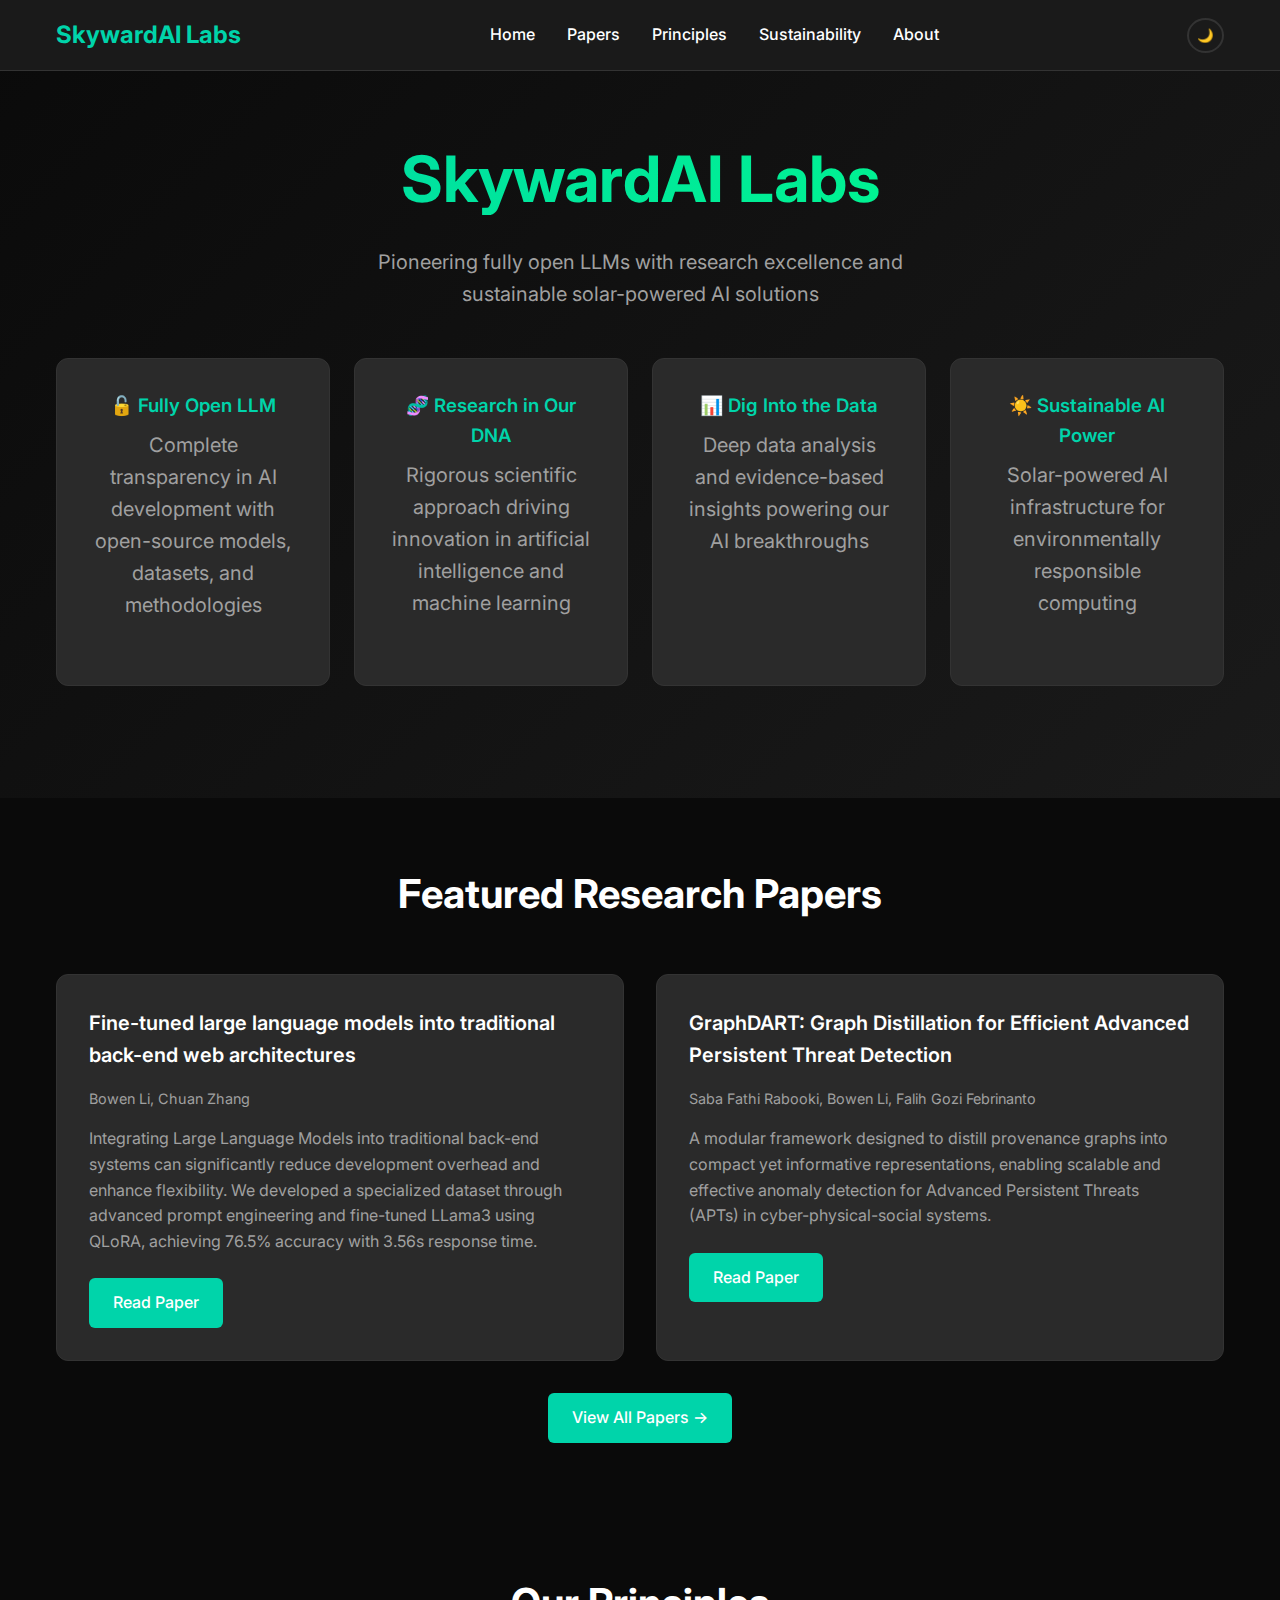
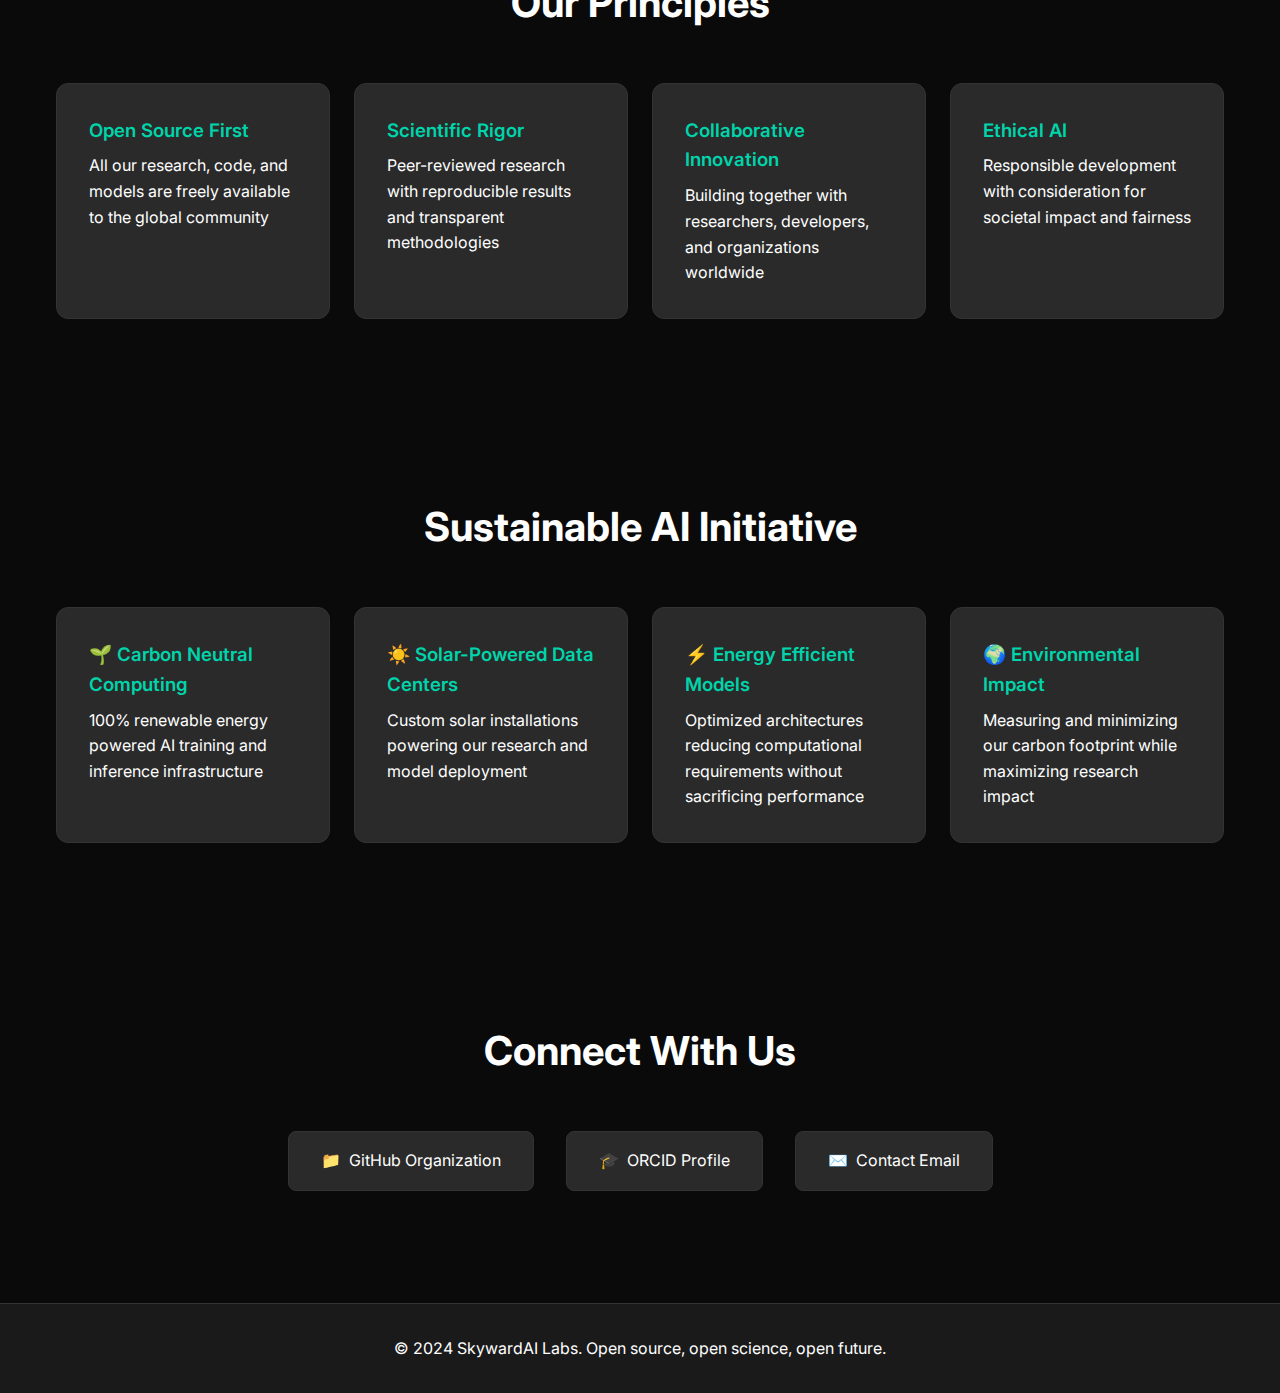
<file: index.html>
<!DOCTYPE html>
<html lang="en">
<head>
    <meta charset="UTF-8">
    <meta name="viewport" content="width=device-width, initial-scale=1.0">
    <title>SkywardAI Labs - Research in Our DNA</title>
    <meta name="description" content="Open-source AI community focused on fully open LLMs, research excellence, and sustainable solar-powered AI solutions.">
    <link rel="preconnect" href="https://fonts.googleapis.com">
    <link rel="preconnect" href="https://fonts.gstatic.com" crossorigin>
    <link href="https://fonts.googleapis.com/css2?family=Inter:wght@300;400;500;600;700&display=swap" rel="stylesheet">
    <style>
        :root {
            --bg-primary: #0a0a0a;
            --bg-secondary: #1a1a1a;
            --bg-card: #2a2a2a;
            --text-primary: #ffffff;
            --text-secondary: #a0a0a0;
            --accent: #00d4aa;
            --accent-hover: #00b894;
            --border: #333333;
        }

        [data-theme="light"] {
            --bg-primary: #ffffff;
            --bg-secondary: #f8f9fa;
            --bg-card: #ffffff;
            --text-primary: #1a1a1a;
            --text-secondary: #6c757d;
            --accent: #00a085;
            --accent-hover: #008f75;
            --border: #e9ecef;
        }

        * {
            margin: 0;
            padding: 0;
            box-sizing: border-box;
        }

        body {
            font-family: 'Inter', sans-serif;
            background: var(--bg-primary);
            color: var(--text-primary);
            line-height: 1.6;
            transition: all 0.3s ease;
        }

        .container {
            max-width: 1200px;
            margin: 0 auto;
            padding: 0 1rem;
        }

        /* Navigation */
        nav {
            background: var(--bg-secondary);
            backdrop-filter: blur(10px);
            position: fixed;
            top: 0;
            width: 100%;
            z-index: 1000;
            border-bottom: 1px solid var(--border);
        }

        .nav-container {
            display: flex;
            justify-content: space-between;
            align-items: center;
            padding: 1rem;
            max-width: 1200px;
            margin: 0 auto;
        }

        .logo {
            font-size: 1.5rem;
            font-weight: 700;
            color: var(--accent);
        }

        .nav-links {
            display: flex;
            list-style: none;
            gap: 2rem;
            align-items: center;
        }

        .nav-links a {
            color: var(--text-primary);
            text-decoration: none;
            font-weight: 500;
            transition: color 0.3s ease;
        }

        .nav-links a:hover {
            color: var(--accent);
        }

        .theme-toggle {
            background: none;
            border: 2px solid var(--border);
            color: var(--text-primary);
            padding: 0.5rem;
            border-radius: 50%;
            cursor: pointer;
            transition: all 0.3s ease;
        }

        .theme-toggle:hover {
            border-color: var(--accent);
            color: var(--accent);
        }

        /* Hero Section */
        .hero {
            padding: 8rem 0 4rem;
            text-align: center;
            background: linear-gradient(135deg, var(--bg-primary) 0%, var(--bg-secondary) 100%);
        }

        .hero h1 {
            font-size: clamp(2.5rem, 5vw, 4rem);
            font-weight: 700;
            margin-bottom: 1rem;
            background: linear-gradient(135deg, var(--accent), #00ff88);
            -webkit-background-clip: text;
            -webkit-text-fill-color: transparent;
            background-clip: text;
        }

        .hero p {
            font-size: 1.25rem;
            color: var(--text-secondary);
            margin-bottom: 2rem;
            max-width: 600px;
            margin-left: auto;
            margin-right: auto;
        }

        .vision-grid {
            display: grid;
            grid-template-columns: repeat(auto-fit, minmax(250px, 1fr));
            gap: 1.5rem;
            margin: 3rem 0;
        }

        .vision-card {
            background: var(--bg-card);
            padding: 2rem;
            border-radius: 12px;
            border: 1px solid var(--border);
            transition: all 0.3s ease;
        }

        .vision-card:hover {
            transform: translateY(-5px);
            border-color: var(--accent);
            box-shadow: 0 10px 30px rgba(0, 212, 170, 0.1);
        }

        .vision-card h3 {
            color: var(--accent);
            margin-bottom: 0.5rem;
            font-weight: 600;
        }

        /* Sections */
        section {
            padding: 4rem 0;
        }

        .section-title {
            font-size: 2.5rem;
            font-weight: 700;
            text-align: center;
            margin-bottom: 3rem;
            color: var(--text-primary);
        }

        /* Papers Grid */
        .papers-grid {
            display: grid;
            grid-template-columns: repeat(auto-fit, minmax(350px, 1fr));
            gap: 2rem;
        }

        .paper-card {
            background: var(--bg-card);
            padding: 2rem;
            border-radius: 12px;
            border: 1px solid var(--border);
            transition: all 0.3s ease;
        }

        .paper-card:hover {
            transform: translateY(-5px);
            border-color: var(--accent);
            box-shadow: 0 10px 30px rgba(0, 212, 170, 0.1);
        }

        .paper-title {
            font-size: 1.25rem;
            font-weight: 600;
            margin-bottom: 1rem;
            color: var(--text-primary);
        }

        .paper-authors {
            color: var(--text-secondary);
            margin-bottom: 1rem;
            font-size: 0.9rem;
        }

        .paper-abstract {
            color: var(--text-secondary);
            margin-bottom: 1.5rem;
            line-height: 1.6;
        }

        .paper-link {
            display: inline-block;
            background: var(--accent);
            color: white;
            padding: 0.75rem 1.5rem;
            border-radius: 6px;
            text-decoration: none;
            font-weight: 500;
            transition: all 0.3s ease;
        }

        .paper-link:hover {
            background: var(--accent-hover);
            transform: translateY(-2px);
        }

        /* Social Links */
        .social-links {
            display: flex;
            justify-content: center;
            gap: 2rem;
            margin: 3rem 0;
        }

        .social-link {
            display: flex;
            align-items: center;
            gap: 0.5rem;
            color: var(--text-primary);
            text-decoration: none;
            padding: 1rem 2rem;
            background: var(--bg-card);
            border-radius: 8px;
            border: 1px solid var(--border);
            transition: all 0.3s ease;
        }

        .social-link:hover {
            color: var(--accent);
            border-color: var(--accent);
            transform: translateY(-2px);
        }

        /* Footer */
        footer {
            background: var(--bg-secondary);
            padding: 2rem 0;
            text-align: center;
            border-top: 1px solid var(--border);
        }

        /* Mobile Menu */
        .mobile-menu-btn {
            display: none;
            background: none;
            border: none;
            color: var(--text-primary);
            font-size: 1.5rem;
            cursor: pointer;
        }

        @media (max-width: 768px) {
            .nav-links {
                display: none;
                position: absolute;
                top: 100%;
                left: 0;
                width: 100%;
                background: var(--bg-secondary);
                flex-direction: column;
                padding: 1rem;
                border-top: 1px solid var(--border);
            }

            .nav-links.active {
                display: flex;
            }

            .mobile-menu-btn {
                display: block;
            }

            .hero {
                padding: 6rem 0 3rem;
            }

            .vision-grid {
                grid-template-columns: 1fr;
            }

            .papers-grid {
                grid-template-columns: 1fr;
            }

            .social-links {
                flex-direction: column;
                align-items: center;
            }
        }

        /* Smooth scrolling */
        html {
            scroll-behavior: smooth;
        }

        /* Loading animation */
        .loading {
            display: inline-block;
            width: 20px;
            height: 20px;
            border: 3px solid var(--border);
            border-radius: 50%;
            border-top-color: var(--accent);
            animation: spin 1s ease-in-out infinite;
        }

        @keyframes spin {
            to { transform: rotate(360deg); }
        }
    </style>
</head>
<body>
    <!-- Navigation -->
    <nav>
        <div class="nav-container">
            <div class="logo">SkywardAI Labs</div>
            <ul class="nav-links" id="navLinks">
                <li><a href="#home">Home</a></li>
                <li><a href="papers.html">Papers</a></li>
                <li><a href="#principles">Principles</a></li>
                <li><a href="#sustainability">Sustainability</a></li>
                <li><a href="#about">About</a></li>
            </ul>
            <div style="display: flex; align-items: center; gap: 1rem;">
                <button class="theme-toggle" id="themeToggle" aria-label="Toggle theme">🌙</button>
                <button class="mobile-menu-btn" id="mobileMenuBtn">☰</button>
            </div>
        </div>
    </nav>

    <!-- Hero Section -->
    <section id="home" class="hero">
        <div class="container">
            <h1>SkywardAI Labs</h1>
            <p>Pioneering fully open LLMs with research excellence and sustainable solar-powered AI solutions</p>
            
            <div class="vision-grid">
                <div class="vision-card">
                    <h3>🔓 Fully Open LLM</h3>
                    <p>Complete transparency in AI development with open-source models, datasets, and methodologies</p>
                </div>
                <div class="vision-card">
                    <h3>🧬 Research in Our DNA</h3>
                    <p>Rigorous scientific approach driving innovation in artificial intelligence and machine learning</p>
                </div>
                <div class="vision-card">
                    <h3>📊 Dig Into the Data</h3>
                    <p>Deep data analysis and evidence-based insights powering our AI breakthroughs</p>
                </div>
                <div class="vision-card">
                    <h3>☀️ Sustainable AI Power</h3>
                    <p>Solar-powered AI infrastructure for environmentally responsible computing</p>
                </div>
            </div>
        </div>
    </section>

    <!-- Featured Papers -->
    <section id="papers">
        <div class="container">
            <h2 class="section-title">Featured Research Papers</h2>
            <div class="papers-grid" id="papersGrid">
                <div class="loading"></div>
            </div>
            <div style="text-align: center; margin-top: 2rem;">
                <a href="papers.html" class="paper-link">View All Papers →</a>
            </div>
        </div>
    </section>

    <!-- Principles -->
    <section id="principles">
        <div class="container">
            <h2 class="section-title">Our Principles</h2>
            <div class="vision-grid">
                <div class="vision-card">
                    <h3>Open Source First</h3>
                    <p>All our research, code, and models are freely available to the global community</p>
                </div>
                <div class="vision-card">
                    <h3>Scientific Rigor</h3>
                    <p>Peer-reviewed research with reproducible results and transparent methodologies</p>
                </div>
                <div class="vision-card">
                    <h3>Collaborative Innovation</h3>
                    <p>Building together with researchers, developers, and organizations worldwide</p>
                </div>
                <div class="vision-card">
                    <h3>Ethical AI</h3>
                    <p>Responsible development with consideration for societal impact and fairness</p>
                </div>
            </div>
        </div>
    </section>

    <!-- Sustainability -->
    <section id="sustainability">
        <div class="container">
            <h2 class="section-title">Sustainable AI Initiative</h2>
            <div class="vision-grid">
                <div class="vision-card">
                    <h3>🌱 Carbon Neutral Computing</h3>
                    <p>100% renewable energy powered AI training and inference infrastructure</p>
                </div>
                <div class="vision-card">
                    <h3>☀️ Solar-Powered Data Centers</h3>
                    <p>Custom solar installations powering our research and model deployment</p>
                </div>
                <div class="vision-card">
                    <h3>⚡ Energy Efficient Models</h3>
                    <p>Optimized architectures reducing computational requirements without sacrificing performance</p>
                </div>
                <div class="vision-card">
                    <h3>🌍 Environmental Impact</h3>
                    <p>Measuring and minimizing our carbon footprint while maximizing research impact</p>
                </div>
            </div>
        </div>
    </section>

    <!-- About -->
    <section id="about">
        <div class="container">
            <h2 class="section-title">Connect With Us</h2>
            <div class="social-links">
                <a href="https://github.com/SkywardAI" class="social-link" target="_blank" rel="noopener">
                    <span>📁</span> GitHub Organization
                </a>
                <a href="https://orcid.org/0009-0007-6470-5607" class="social-link" target="_blank" rel="noopener">
                    <span>🎓</span> ORCID Profile
                </a>
                <a href="mailto:bowen.li@rmit.edu.au" class="social-link">
                    <span>✉️</span> Contact Email
                </a>
            </div>
        </div>
    </section>

    <!-- Footer -->
    <footer>
        <div class="container">
            <p>&copy; 2024 SkywardAI Labs. Open source, open science, open future.</p>
        </div>
    </footer>

    <script>
        // Featured Papers Configuration
        const featuredPapers = [
            {
                title: "Fine-tuned large language models into traditional back-end web architectures",
                authors: "Bowen Li, Chuan Zhang",
                abstract: "Integrating Large Language Models into traditional back-end systems can significantly reduce development overhead and enhance flexibility. We developed a specialized dataset through advanced prompt engineering and fine-tuned LLama3 using QLoRA, achieving 76.5% accuracy with 3.56s response time.",
                link: "https://doi.org/10.54517/cte3168"
            },
            {
                title: "GraphDART: Graph Distillation for Efficient Advanced Persistent Threat Detection",
                authors: "Saba Fathi Rabooki, Bowen Li, Falih Gozi Febrinanto",
                abstract: "A modular framework designed to distill provenance graphs into compact yet informative representations, enabling scalable and effective anomaly detection for Advanced Persistent Threats (APTs) in cyber-physical-social systems.",
                link: "https://arxiv.org/abs/2501.02796"
            }
        ];

        // Theme Toggle
        const themeToggle = document.getElementById('themeToggle');
        const body = document.body;

        // Load saved theme
        const savedTheme = localStorage.getItem('theme') || 'dark';
        body.setAttribute('data-theme', savedTheme);
        themeToggle.textContent = savedTheme === 'dark' ? '🌙' : '☀️';

        themeToggle.addEventListener('click', () => {
            const currentTheme = body.getAttribute('data-theme');
            const newTheme = currentTheme === 'dark' ? 'light' : 'dark';
            
            body.setAttribute('data-theme', newTheme);
            themeToggle.textContent = newTheme === 'dark' ? '🌙' : '☀️';
            localStorage.setItem('theme', newTheme);
        });

        // Mobile Menu
        const mobileMenuBtn = document.getElementById('mobileMenuBtn');
        const navLinks = document.getElementById('navLinks');

        mobileMenuBtn.addEventListener('click', () => {
            navLinks.classList.toggle('active');
        });

        // Close mobile menu when clicking on a link
        navLinks.addEventListener('click', (e) => {
            if (e.target.tagName === 'A') {
                navLinks.classList.remove('active');
            }
        });

        // Load Papers
        function loadPapers() {
            const papersGrid = document.getElementById('papersGrid');
            
            papersGrid.innerHTML = featuredPapers.map(paper => `
                <div class="paper-card">
                    <h3 class="paper-title">${paper.title}</h3>
                    <p class="paper-authors">${paper.authors}</p>
                    <p class="paper-abstract">${paper.abstract}</p>
                    <a href="${paper.link}" class="paper-link" target="_blank" rel="noopener">Read Paper</a>
                </div>
            `).join('');
        }

        // Smooth scrolling for navigation links
        document.querySelectorAll('a[href^="#"]').forEach(anchor => {
            anchor.addEventListener('click', function (e) {
                e.preventDefault();
                const target = document.querySelector(this.getAttribute('href'));
                if (target) {
                    target.scrollIntoView({
                        behavior: 'smooth',
                        block: 'start'
                    });
                }
            });
        });

        // Initialize
        document.addEventListener('DOMContentLoaded', () => {
            loadPapers();
        });


    </script>
</body>
</html>
</file>
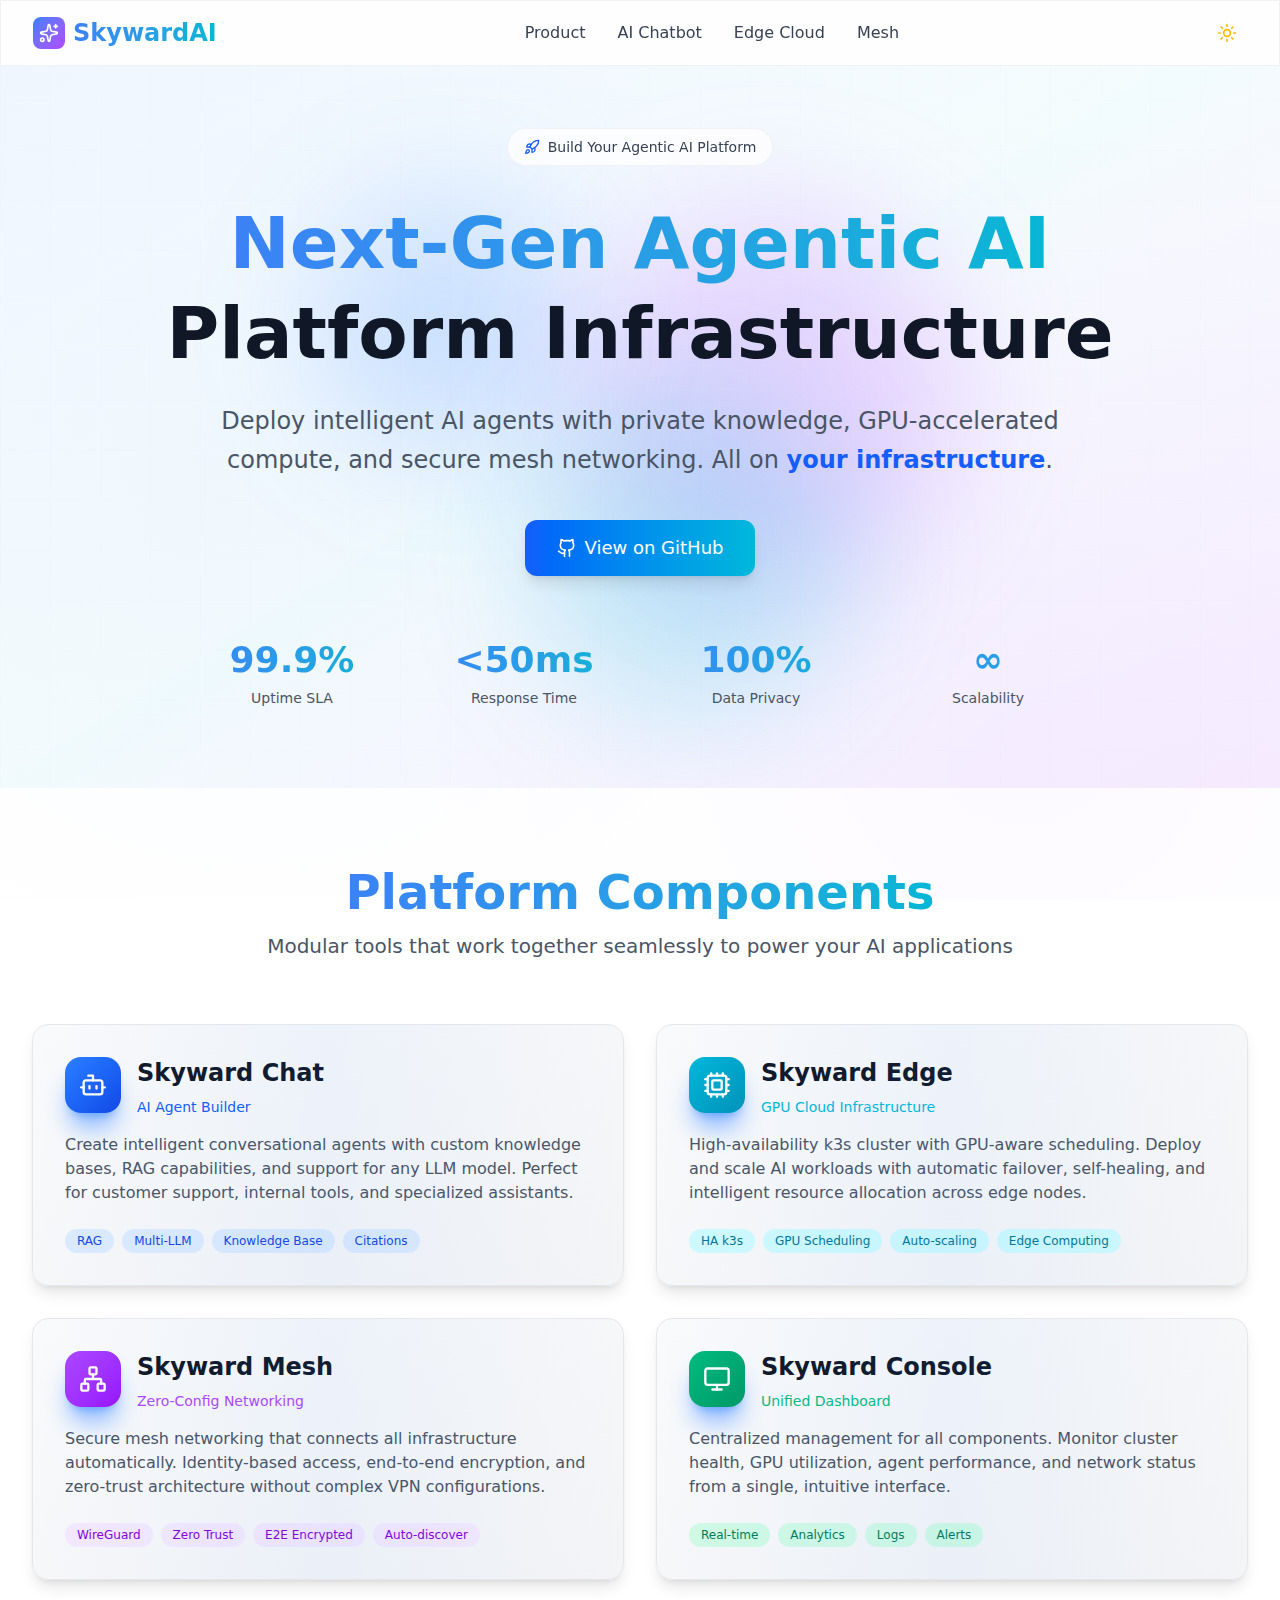
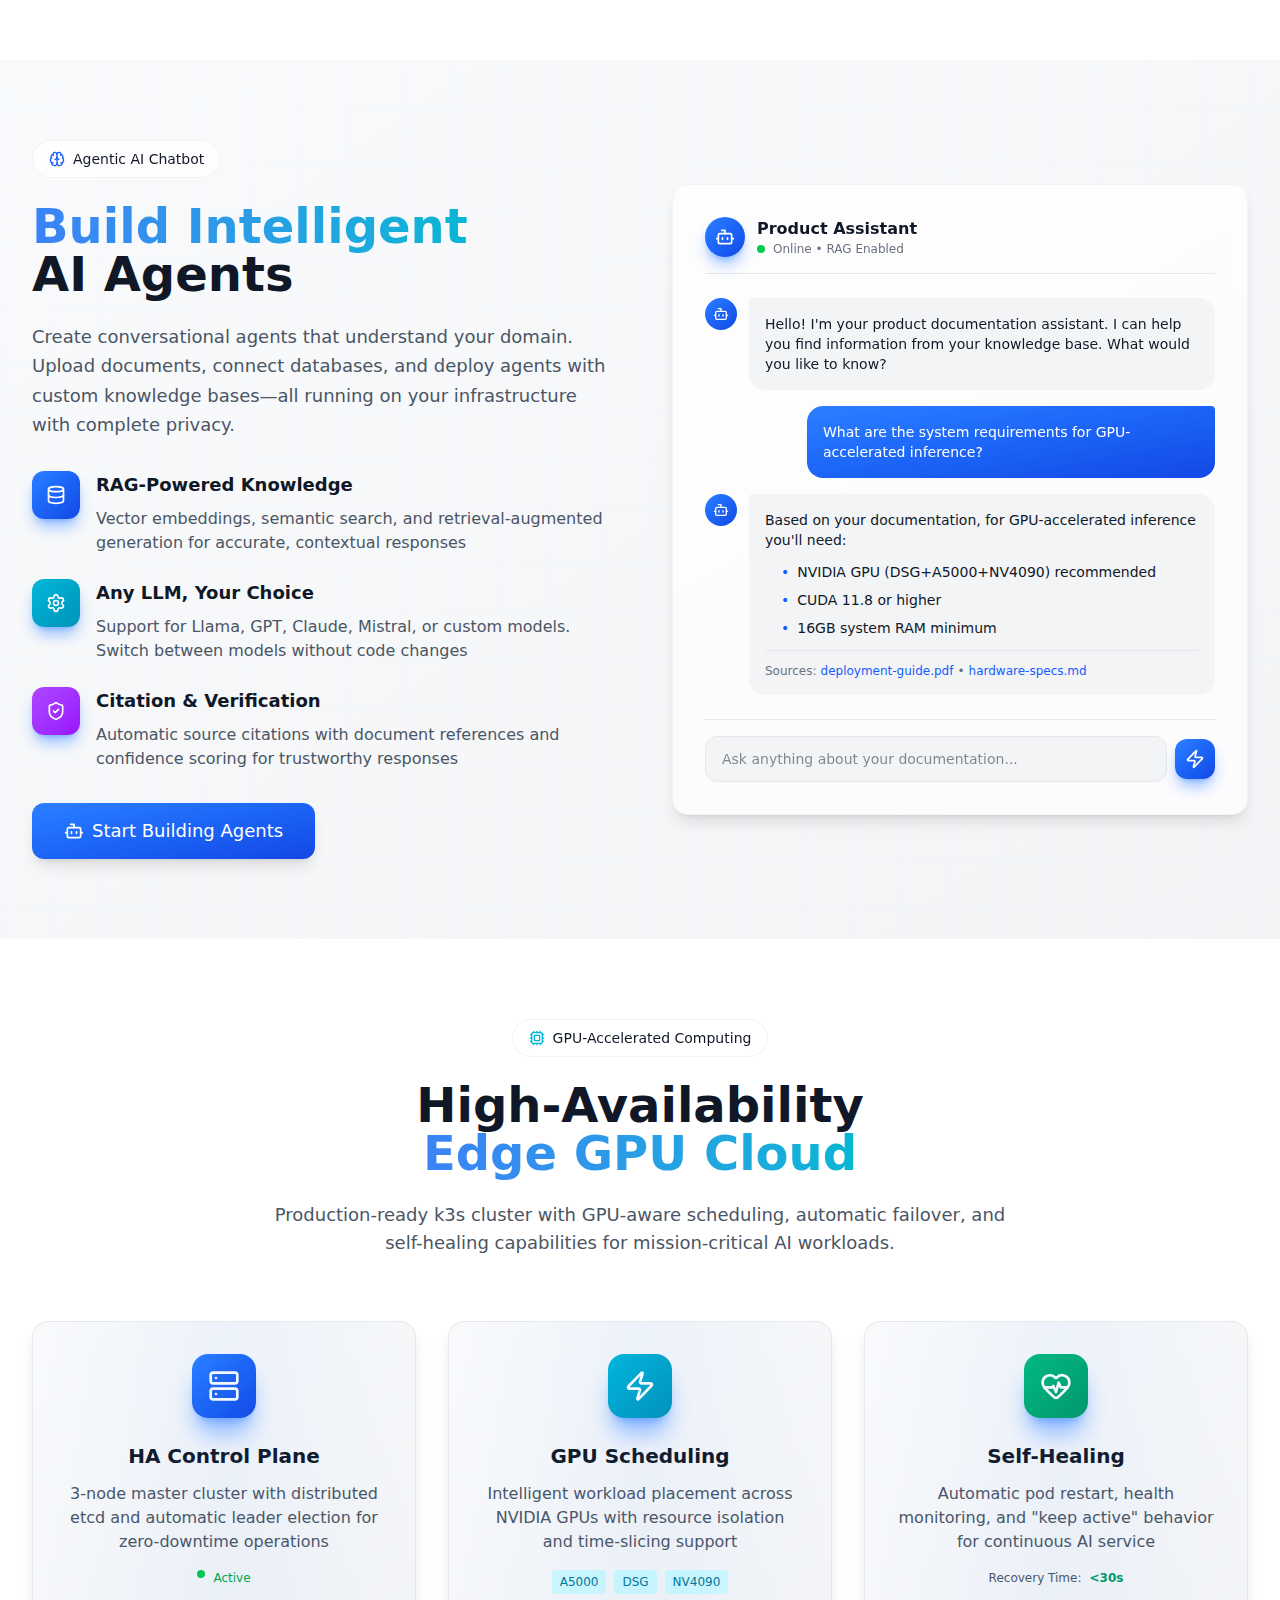
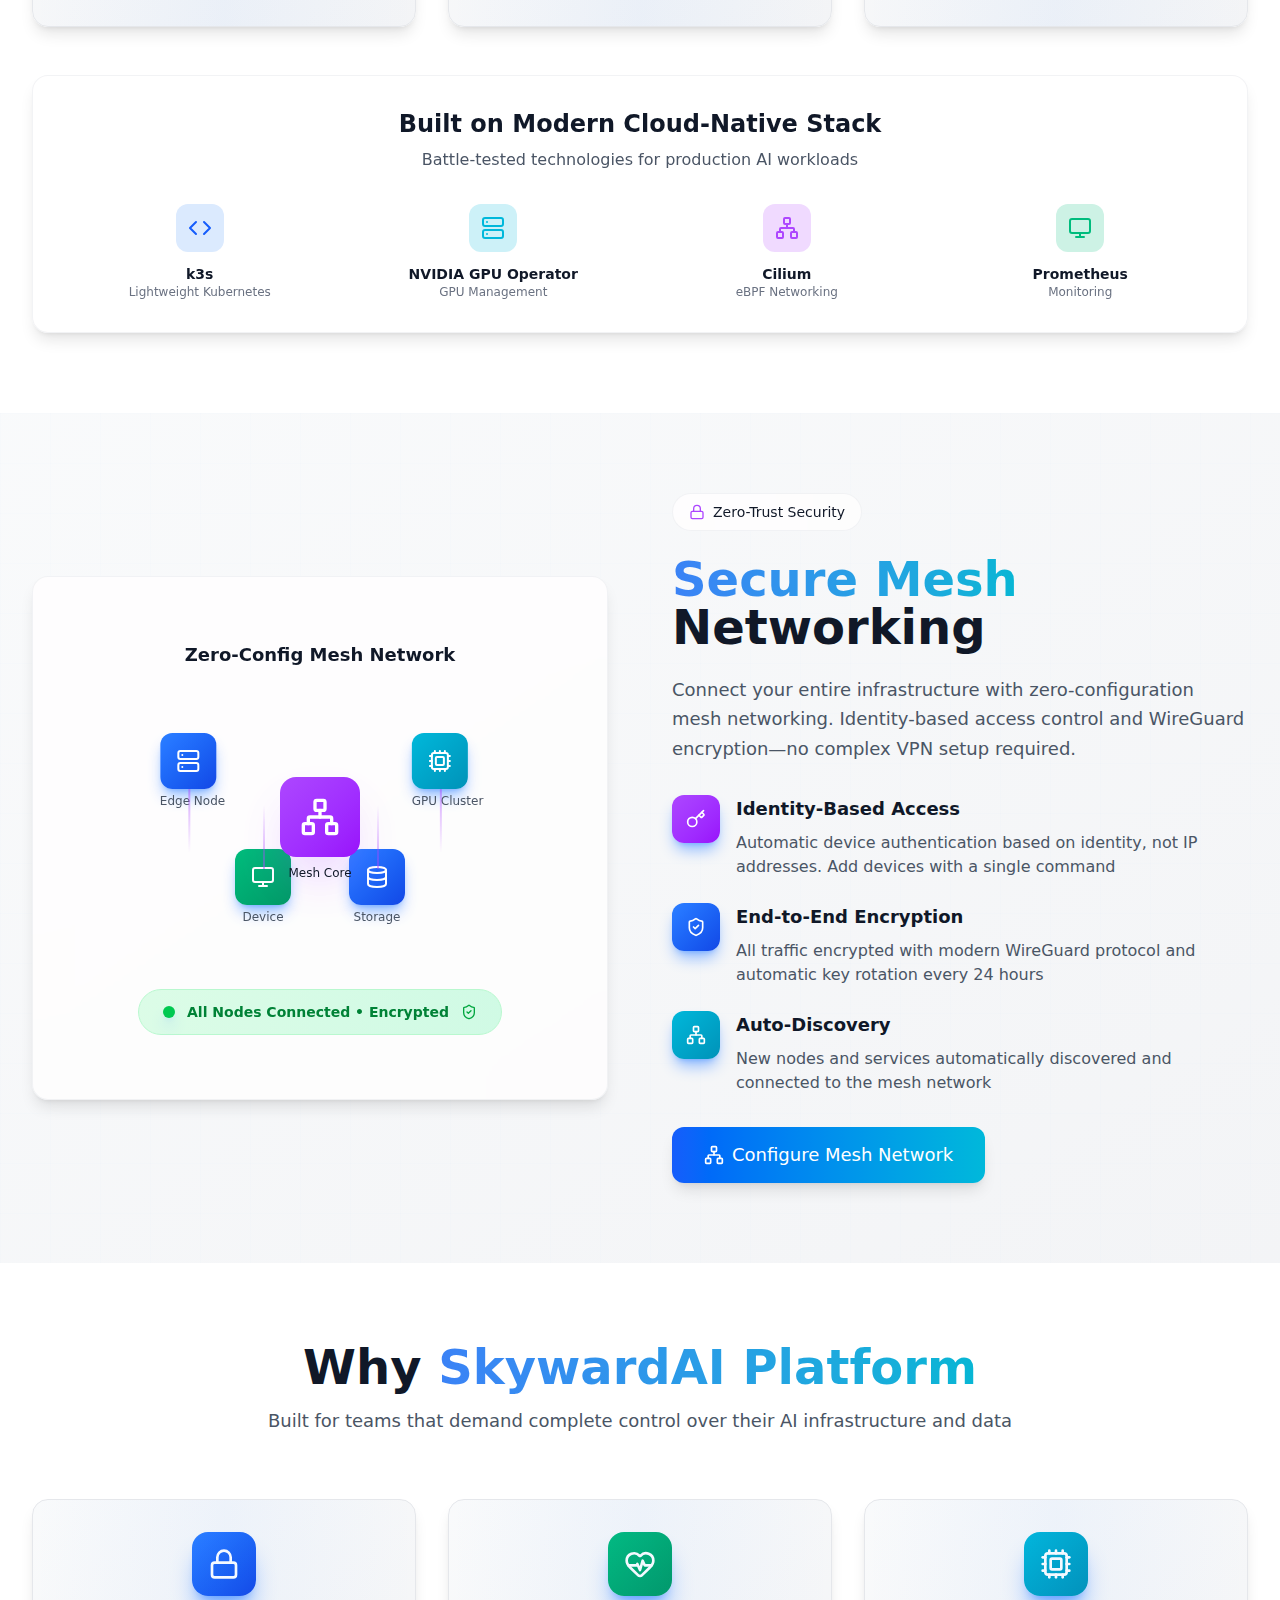
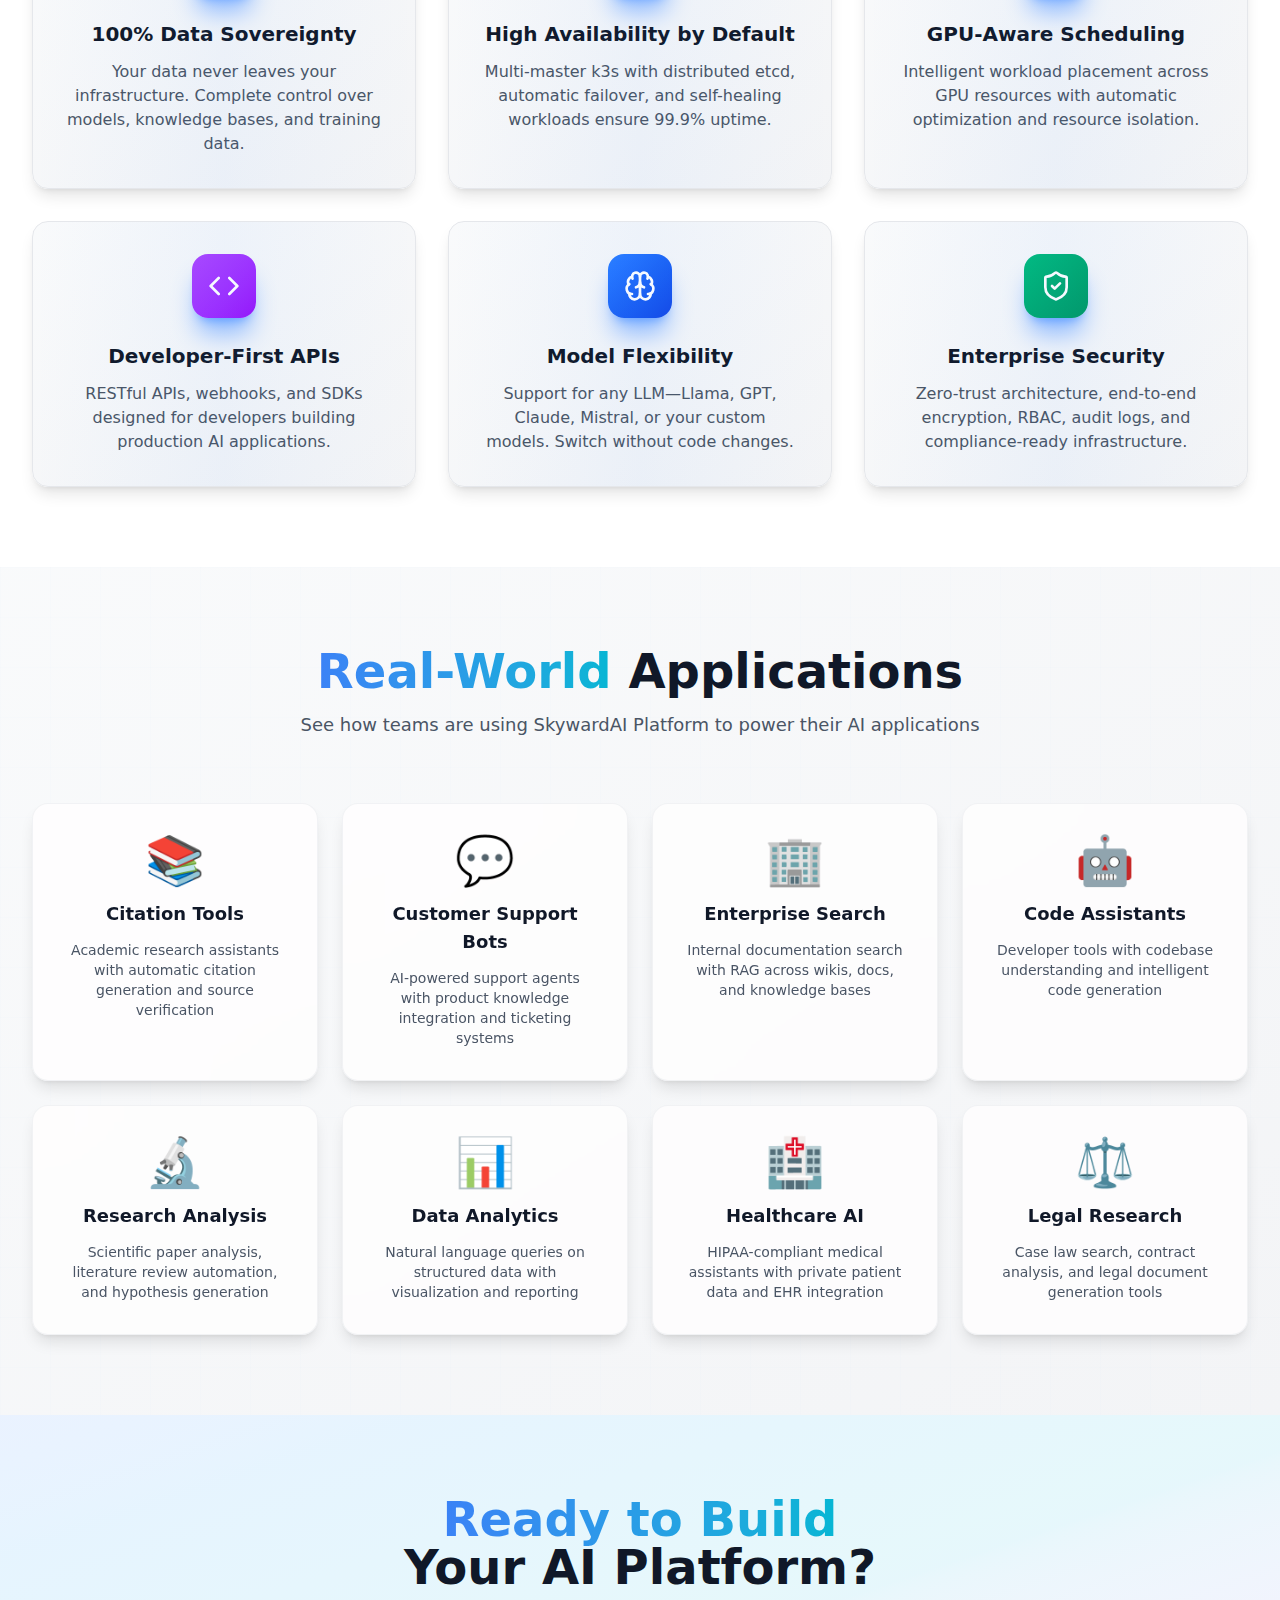
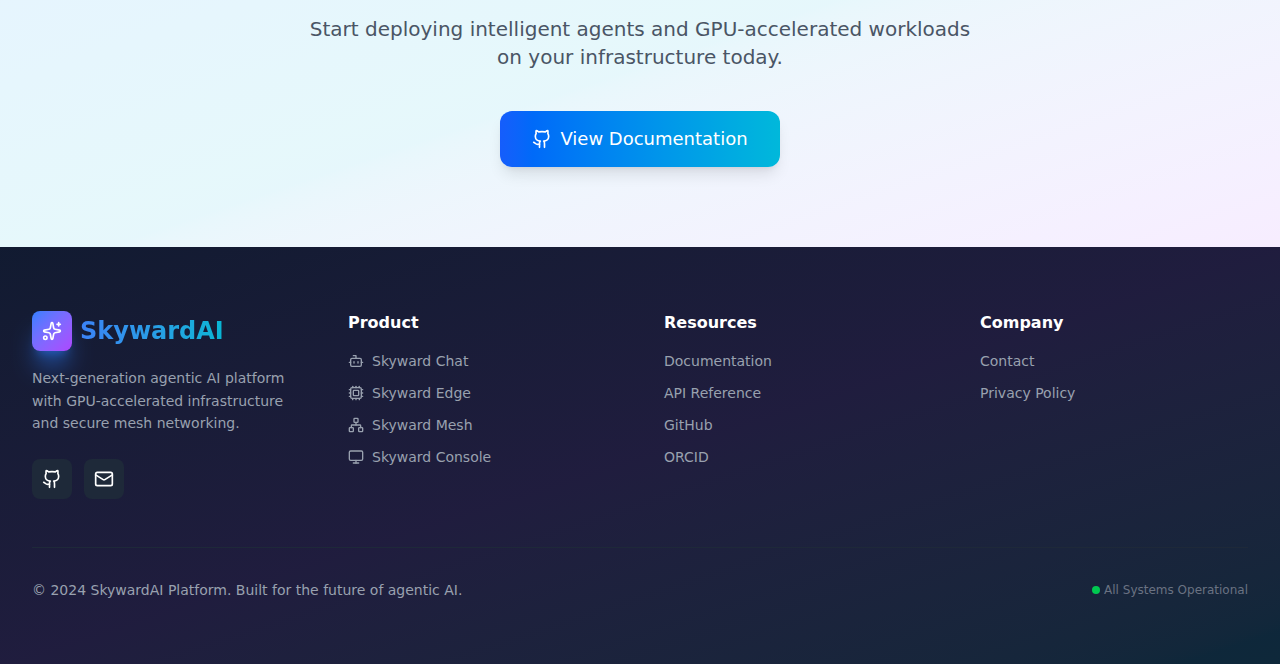
<file: docs/index.html>
<!doctype html>
<html lang="en">
  <head>
    <!-- Google tag (gtag.js) -->
    <script async src="https://www.googletagmanager.com/gtag/js?id=G-BYLRE4W8D4"></script>
    <script>
      window.dataLayer = window.dataLayer || [];
      function gtag(){dataLayer.push(arguments);}
      gtag('js', new Date());

      gtag('config', 'G-BYLRE4W8D4');
    </script>
    <meta charset="utf-8" />
    <meta name="viewport" content="width=device-width, initial-scale=1" />
    
	<style data-sveltekit>/*! tailwindcss v4.1.18 | MIT License | https://tailwindcss.com */
@layer properties;
@layer theme, base, components, utilities;
@layer theme {
  :root, :host {
    --font-sans: ui-sans-serif, system-ui, sans-serif, "Apple Color Emoji",
      "Segoe UI Emoji", "Segoe UI Symbol", "Noto Color Emoji";
    --font-mono: ui-monospace, SFMono-Regular, Menlo, Monaco, Consolas, "Liberation Mono",
      "Courier New", monospace;
    --color-red-50: oklch(97.1% 0.013 17.38);
    --color-red-100: oklch(93.6% 0.032 17.717);
    --color-red-200: oklch(88.5% 0.062 18.334);
    --color-red-300: oklch(80.8% 0.114 19.571);
    --color-red-400: oklch(70.4% 0.191 22.216);
    --color-red-500: oklch(63.7% 0.237 25.331);
    --color-red-600: oklch(57.7% 0.245 27.325);
    --color-red-700: oklch(50.5% 0.213 27.518);
    --color-red-800: oklch(44.4% 0.177 26.899);
    --color-red-900: oklch(39.6% 0.141 25.723);
    --color-red-950: oklch(25.8% 0.092 26.042);
    --color-orange-100: oklch(95.4% 0.038 75.164);
    --color-orange-300: oklch(83.7% 0.128 66.29);
    --color-orange-400: oklch(75% 0.183 55.934);
    --color-orange-500: oklch(70.5% 0.213 47.604);
    --color-orange-700: oklch(55.3% 0.195 38.402);
    --color-orange-900: oklch(40.8% 0.123 38.172);
    --color-amber-50: oklch(98.7% 0.022 95.277);
    --color-amber-100: oklch(96.2% 0.059 95.617);
    --color-amber-200: oklch(92.4% 0.12 95.746);
    --color-amber-300: oklch(87.9% 0.169 91.605);
    --color-amber-400: oklch(82.8% 0.189 84.429);
    --color-amber-500: oklch(76.9% 0.188 70.08);
    --color-amber-600: oklch(66.6% 0.179 58.318);
    --color-amber-700: oklch(55.5% 0.163 48.998);
    --color-amber-800: oklch(47.3% 0.137 46.201);
    --color-amber-900: oklch(41.4% 0.112 45.904);
    --color-yellow-400: oklch(85.2% 0.199 91.936);
    --color-yellow-500: oklch(79.5% 0.184 86.047);
    --color-yellow-600: oklch(68.1% 0.162 75.834);
    --color-green-50: oklch(98.2% 0.018 155.826);
    --color-green-100: oklch(96.2% 0.044 156.743);
    --color-green-200: oklch(92.5% 0.084 155.995);
    --color-green-300: oklch(87.1% 0.15 154.449);
    --color-green-400: oklch(79.2% 0.209 151.711);
    --color-green-500: oklch(72.3% 0.219 149.579);
    --color-green-600: oklch(62.7% 0.194 149.214);
    --color-green-700: oklch(52.7% 0.154 150.069);
    --color-green-800: oklch(44.8% 0.119 151.328);
    --color-green-900: oklch(39.3% 0.095 152.535);
    --color-green-950: oklch(26.6% 0.065 152.934);
    --color-emerald-50: oklch(97.9% 0.021 166.113);
    --color-emerald-100: oklch(95% 0.052 163.051);
    --color-emerald-200: oklch(90.5% 0.093 164.15);
    --color-emerald-300: oklch(84.5% 0.143 164.978);
    --color-emerald-400: oklch(76.5% 0.177 163.223);
    --color-emerald-500: oklch(69.6% 0.17 162.48);
    --color-emerald-600: oklch(59.6% 0.145 163.225);
    --color-emerald-700: oklch(50.8% 0.118 165.612);
    --color-emerald-800: oklch(43.2% 0.095 166.913);
    --color-emerald-900: oklch(37.8% 0.077 168.94);
    --color-emerald-950: oklch(26.2% 0.051 172.552);
    --color-teal-500: oklch(70.4% 0.14 182.503);
    --color-teal-600: oklch(60% 0.118 184.704);
    --color-cyan-50: oklch(98.4% 0.019 200.873);
    --color-cyan-100: oklch(95.6% 0.045 203.388);
    --color-cyan-300: oklch(86.5% 0.127 207.078);
    --color-cyan-500: oklch(71.5% 0.143 215.221);
    --color-cyan-600: oklch(60.9% 0.126 221.723);
    --color-cyan-700: oklch(52% 0.105 223.128);
    --color-cyan-900: oklch(39.8% 0.07 227.392);
    --color-sky-600: oklch(58.8% 0.158 241.966);
    --color-blue-50: oklch(97% 0.014 254.604);
    --color-blue-100: oklch(93.2% 0.032 255.585);
    --color-blue-200: oklch(88.2% 0.059 254.128);
    --color-blue-300: oklch(80.9% 0.105 251.813);
    --color-blue-400: oklch(70.7% 0.165 254.624);
    --color-blue-500: oklch(62.3% 0.214 259.815);
    --color-blue-600: oklch(54.6% 0.245 262.881);
    --color-blue-700: oklch(48.8% 0.243 264.376);
    --color-blue-800: oklch(42.4% 0.199 265.638);
    --color-blue-900: oklch(37.9% 0.146 265.522);
    --color-blue-950: oklch(28.2% 0.091 267.935);
    --color-indigo-500: oklch(58.5% 0.233 277.117);
    --color-indigo-600: oklch(51.1% 0.262 276.966);
    --color-purple-50: oklch(97.7% 0.014 308.299);
    --color-purple-100: oklch(94.6% 0.033 307.174);
    --color-purple-300: oklch(82.7% 0.119 306.383);
    --color-purple-400: oklch(71.4% 0.203 305.504);
    --color-purple-500: oklch(62.7% 0.265 303.9);
    --color-purple-600: oklch(55.8% 0.288 302.321);
    --color-purple-700: oklch(49.6% 0.265 301.924);
    --color-purple-900: oklch(38.1% 0.176 304.987);
    --color-pink-500: oklch(65.6% 0.241 354.308);
    --color-pink-600: oklch(59.2% 0.249 0.584);
    --color-rose-600: oklch(58.6% 0.253 17.585);
    --color-gray-50: oklch(98.5% 0.002 247.839);
    --color-gray-100: oklch(96.7% 0.003 264.542);
    --color-gray-200: oklch(92.8% 0.006 264.531);
    --color-gray-300: oklch(87.2% 0.01 258.338);
    --color-gray-400: oklch(70.7% 0.022 261.325);
    --color-gray-500: oklch(55.1% 0.027 264.364);
    --color-gray-600: oklch(44.6% 0.03 256.802);
    --color-gray-700: oklch(37.3% 0.034 259.733);
    --color-gray-800: oklch(27.8% 0.033 256.848);
    --color-gray-900: oklch(21% 0.034 264.665);
    --color-gray-950: oklch(13% 0.028 261.692);
    --color-black: #000;
    --color-white: #fff;
    --spacing: 0.25rem;
    --breakpoint-2xl: 96rem;
    --container-md: 28rem;
    --container-lg: 32rem;
    --container-xl: 36rem;
    --container-2xl: 42rem;
    --container-3xl: 48rem;
    --container-4xl: 56rem;
    --container-6xl: 72rem;
    --container-7xl: 80rem;
    --text-xs: 0.75rem;
    --text-xs--line-height: calc(1 / 0.75);
    --text-sm: 0.875rem;
    --text-sm--line-height: calc(1.25 / 0.875);
    --text-base: 1rem;
    --text-base--line-height: calc(1.5 / 1);
    --text-lg: 1.125rem;
    --text-lg--line-height: calc(1.75 / 1.125);
    --text-xl: 1.25rem;
    --text-xl--line-height: calc(1.75 / 1.25);
    --text-2xl: 1.5rem;
    --text-2xl--line-height: calc(2 / 1.5);
    --text-3xl: 1.875rem;
    --text-3xl--line-height: calc(2.25 / 1.875);
    --text-4xl: 2.25rem;
    --text-4xl--line-height: calc(2.5 / 2.25);
    --text-5xl: 3rem;
    --text-5xl--line-height: 1;
    --text-7xl: 4.5rem;
    --text-7xl--line-height: 1;
    --font-weight-medium: 500;
    --font-weight-semibold: 600;
    --font-weight-bold: 700;
    --tracking-wide: 0.025em;
    --leading-tight: 1.25;
    --leading-snug: 1.375;
    --leading-relaxed: 1.625;
    --radius-sm: 0.25rem;
    --radius-md: 0.375rem;
    --radius-lg: 0.5rem;
    --radius-xl: 0.75rem;
    --radius-2xl: 1rem;
    --radius-3xl: 1.5rem;
    --drop-shadow-lg: 0 4px 4px rgb(0 0 0 / 0.15);
    --ease-out: cubic-bezier(0, 0, 0.2, 1);
    --animate-spin: spin 1s linear infinite;
    --animate-ping: ping 1s cubic-bezier(0, 0, 0.2, 1) infinite;
    --animate-pulse: pulse 2s cubic-bezier(0.4, 0, 0.6, 1) infinite;
    --animate-bounce: bounce 1s infinite;
    --blur-sm: 8px;
    --blur-lg: 16px;
    --blur-xl: 24px;
    --blur-2xl: 40px;
    --blur-3xl: 64px;
    --default-transition-duration: 150ms;
    --default-transition-timing-function: cubic-bezier(0.4, 0, 0.2, 1);
    --default-font-family: var(--font-sans);
    --default-mono-font-family: var(--font-mono);
    --color-primary-100: #dbeafe;
    --color-primary-500: #3b82f6;
    --color-primary-900: #1e3a8a;
    --color-accent-cyan: #06b6d4;
    --color-accent-purple: #a855f7;
    --animate-float: float 6s ease-in-out infinite;
  }
}
@layer base {
  *,
  ::after,
  ::before,
  ::backdrop,
  ::file-selector-button {
    box-sizing: border-box;
    margin: 0;
    padding: 0;
    border: 0 solid;
  }
  html,
  :host {
    line-height: 1.5;
    -webkit-text-size-adjust: 100%;
    tab-size: 4;
    font-family: var(--default-font-family, ui-sans-serif, system-ui, sans-serif, "Apple Color Emoji", "Segoe UI Emoji", "Segoe UI Symbol", "Noto Color Emoji");
    font-feature-settings: var(--default-font-feature-settings, normal);
    font-variation-settings: var(--default-font-variation-settings, normal);
    -webkit-tap-highlight-color: transparent;
  }
  hr {
    height: 0;
    color: inherit;
    border-top-width: 1px;
  }
  abbr:where([title]) {
    -webkit-text-decoration: underline dotted;
    text-decoration: underline dotted;
  }
  h1,
  h2,
  h3,
  h4,
  h5,
  h6 {
    font-size: inherit;
    font-weight: inherit;
  }
  a {
    color: inherit;
    -webkit-text-decoration: inherit;
    text-decoration: inherit;
  }
  b,
  strong {
    font-weight: bolder;
  }
  code,
  kbd,
  samp,
  pre {
    font-family: var(--default-mono-font-family, ui-monospace, SFMono-Regular, Menlo, Monaco, Consolas, "Liberation Mono", "Courier New", monospace);
    font-feature-settings: var(--default-mono-font-feature-settings, normal);
    font-variation-settings: var(--default-mono-font-variation-settings, normal);
    font-size: 1em;
  }
  small {
    font-size: 80%;
  }
  sub,
  sup {
    font-size: 75%;
    line-height: 0;
    position: relative;
    vertical-align: baseline;
  }
  sub {
    bottom: -0.25em;
  }
  sup {
    top: -0.5em;
  }
  table {
    text-indent: 0;
    border-color: inherit;
    border-collapse: collapse;
  }
  :-moz-focusring {
    outline: auto;
  }
  progress {
    vertical-align: baseline;
  }
  summary {
    display: list-item;
  }
  ol,
  ul,
  menu {
    list-style: none;
  }
  img,
  svg,
  video,
  canvas,
  audio,
  iframe,
  embed,
  object {
    display: block;
    vertical-align: middle;
  }
  img,
  video {
    max-width: 100%;
    height: auto;
  }
  button,
  input,
  select,
  optgroup,
  textarea,
  ::file-selector-button {
    font: inherit;
    font-feature-settings: inherit;
    font-variation-settings: inherit;
    letter-spacing: inherit;
    color: inherit;
    border-radius: 0;
    background-color: transparent;
    opacity: 1;
  }
  :where(select:is([multiple], [size])) optgroup {
    font-weight: bolder;
  }
  :where(select:is([multiple], [size])) optgroup option {
    padding-inline-start: 20px;
  }
  ::file-selector-button {
    margin-inline-end: 4px;
  }
  ::placeholder {
    opacity: 1;
  }
  @supports (not (-webkit-appearance: -apple-pay-button))  or
    (contain-intrinsic-size: 1px) {
    ::placeholder {
      color: currentcolor;
      @supports (color: color-mix(in lab, red, red)) {
        color: color-mix(in oklab, currentcolor 50%, transparent);
      }
    }
  }
  textarea {
    resize: vertical;
  }
  ::-webkit-search-decoration {
    -webkit-appearance: none;
  }
  ::-webkit-date-and-time-value {
    min-height: 1lh;
    text-align: inherit;
  }
  ::-webkit-datetime-edit {
    display: inline-flex;
  }
  ::-webkit-datetime-edit-fields-wrapper {
    padding: 0;
  }
  ::-webkit-datetime-edit,
  ::-webkit-datetime-edit-year-field,
  ::-webkit-datetime-edit-month-field,
  ::-webkit-datetime-edit-day-field,
  ::-webkit-datetime-edit-hour-field,
  ::-webkit-datetime-edit-minute-field,
  ::-webkit-datetime-edit-second-field,
  ::-webkit-datetime-edit-millisecond-field,
  ::-webkit-datetime-edit-meridiem-field {
    padding-block: 0;
  }
  ::-webkit-calendar-picker-indicator {
    line-height: 1;
  }
  :-moz-ui-invalid {
    box-shadow: none;
  }
  button,
  input:where([type="button"], [type="reset"], [type="submit"]),
  ::file-selector-button {
    appearance: button;
  }
  ::-webkit-inner-spin-button,
  ::-webkit-outer-spin-button {
    height: auto;
  }
  [hidden]:where(:not([hidden="until-found"])) {
    display: none !important;
  }
}
@layer utilities {
  .collapse {
    visibility: collapse;
  }
  .absolute {
    position: absolute;
  }
  .fixed {
    position: fixed;
  }
  .relative {
    position: relative;
  }
  .sticky {
    position: sticky;
  }
  .inset-0 {
    inset: calc(var(--spacing) * 0);
  }
  .-top-1 {
    top: calc(var(--spacing) * -1);
  }
  .-top-24 {
    top: calc(var(--spacing) * -24);
  }
  .top-0 {
    top: calc(var(--spacing) * 0);
  }
  .top-1\/2 {
    top: calc(1/2 * 100%);
  }
  .top-1\/4 {
    top: calc(1/4 * 100%);
  }
  .top-6 {
    top: calc(var(--spacing) * 6);
  }
  .top-8 {
    top: calc(var(--spacing) * 8);
  }
  .top-14 {
    top: calc(var(--spacing) * 14);
  }
  .-right-1 {
    right: calc(var(--spacing) * -1);
  }
  .-right-10 {
    right: calc(var(--spacing) * -10);
  }
  .right-0 {
    right: calc(var(--spacing) * 0);
  }
  .right-1\/3 {
    right: calc(1/3 * 100%);
  }
  .right-1\/4 {
    right: calc(1/4 * 100%);
  }
  .right-2 {
    right: calc(var(--spacing) * 2);
  }
  .right-6 {
    right: calc(var(--spacing) * 6);
  }
  .bottom-1\/4 {
    bottom: calc(1/4 * 100%);
  }
  .bottom-4 {
    bottom: calc(var(--spacing) * 4);
  }
  .bottom-6 {
    bottom: calc(var(--spacing) * 6);
  }
  .bottom-8 {
    bottom: calc(var(--spacing) * 8);
  }
  .bottom-14 {
    bottom: calc(var(--spacing) * 14);
  }
  .left-0 {
    left: calc(var(--spacing) * 0);
  }
  .left-1\/2 {
    left: calc(1/2 * 100%);
  }
  .left-1\/3 {
    left: calc(1/3 * 100%);
  }
  .left-1\/4 {
    left: calc(1/4 * 100%);
  }
  .left-3 {
    left: calc(var(--spacing) * 3);
  }
  .left-4 {
    left: calc(var(--spacing) * 4);
  }
  .left-7 {
    left: calc(var(--spacing) * 7);
  }
  .-z-10 {
    z-index: calc(10 * -1);
  }
  .z-10 {
    z-index: 10;
  }
  .z-40 {
    z-index: 40;
  }
  .z-50 {
    z-index: 50;
  }
  .col-span-2 {
    grid-column: span 2 / span 2;
  }
  .col-span-full {
    grid-column: 1 / -1;
  }
  .container {
    width: 100%;
    @media (width >= 40rem) {
      max-width: 40rem;
    }
    @media (width >= 48rem) {
      max-width: 48rem;
    }
    @media (width >= 64rem) {
      max-width: 64rem;
    }
    @media (width >= 80rem) {
      max-width: 80rem;
    }
    @media (width >= 96rem) {
      max-width: 96rem;
    }
  }
  .mx-auto {
    margin-inline: auto;
  }
  .-mt-\[2px\] {
    margin-top: calc(2px * -1);
  }
  .mt-0\.5 {
    margin-top: calc(var(--spacing) * 0.5);
  }
  .mt-1 {
    margin-top: calc(var(--spacing) * 1);
  }
  .mt-2 {
    margin-top: calc(var(--spacing) * 2);
  }
  .mt-3 {
    margin-top: calc(var(--spacing) * 3);
  }
  .mt-4 {
    margin-top: calc(var(--spacing) * 4);
  }
  .mt-6 {
    margin-top: calc(var(--spacing) * 6);
  }
  .mt-8 {
    margin-top: calc(var(--spacing) * 8);
  }
  .mt-16 {
    margin-top: calc(var(--spacing) * 16);
  }
  .mr-1 {
    margin-right: calc(var(--spacing) * 1);
  }
  .mb-0 {
    margin-bottom: calc(var(--spacing) * 0);
  }
  .mb-1 {
    margin-bottom: calc(var(--spacing) * 1);
  }
  .mb-2 {
    margin-bottom: calc(var(--spacing) * 2);
  }
  .mb-3 {
    margin-bottom: calc(var(--spacing) * 3);
  }
  .mb-4 {
    margin-bottom: calc(var(--spacing) * 4);
  }
  .mb-6 {
    margin-bottom: calc(var(--spacing) * 6);
  }
  .mb-8 {
    margin-bottom: calc(var(--spacing) * 8);
  }
  .mb-10 {
    margin-bottom: calc(var(--spacing) * 10);
  }
  .mb-12 {
    margin-bottom: calc(var(--spacing) * 12);
  }
  .mb-16 {
    margin-bottom: calc(var(--spacing) * 16);
  }
  .ml-1 {
    margin-left: calc(var(--spacing) * 1);
  }
  .ml-2 {
    margin-left: calc(var(--spacing) * 2);
  }
  .ml-4 {
    margin-left: calc(var(--spacing) * 4);
  }
  .line-clamp-1 {
    overflow: hidden;
    display: -webkit-box;
    -webkit-box-orient: vertical;
    -webkit-line-clamp: 1;
  }
  .line-clamp-2 {
    overflow: hidden;
    display: -webkit-box;
    -webkit-box-orient: vertical;
    -webkit-line-clamp: 2;
  }
  .line-clamp-3 {
    overflow: hidden;
    display: -webkit-box;
    -webkit-box-orient: vertical;
    -webkit-line-clamp: 3;
  }
  .block {
    display: block;
  }
  .contents {
    display: contents;
  }
  .flex {
    display: flex;
  }
  .grid {
    display: grid;
  }
  .hidden {
    display: none;
  }
  .inline {
    display: inline;
  }
  .inline-block {
    display: inline-block;
  }
  .inline-flex {
    display: inline-flex;
  }
  .table {
    display: table;
  }
  .h-1 {
    height: calc(var(--spacing) * 1);
  }
  .h-1\.5 {
    height: calc(var(--spacing) * 1.5);
  }
  .h-2 {
    height: calc(var(--spacing) * 2);
  }
  .h-2\.5 {
    height: calc(var(--spacing) * 2.5);
  }
  .h-3 {
    height: calc(var(--spacing) * 3);
  }
  .h-4 {
    height: calc(var(--spacing) * 4);
  }
  .h-5 {
    height: calc(var(--spacing) * 5);
  }
  .h-6 {
    height: calc(var(--spacing) * 6);
  }
  .h-7 {
    height: calc(var(--spacing) * 7);
  }
  .h-8 {
    height: calc(var(--spacing) * 8);
  }
  .h-9 {
    height: calc(var(--spacing) * 9);
  }
  .h-10 {
    height: calc(var(--spacing) * 10);
  }
  .h-11 {
    height: calc(var(--spacing) * 11);
  }
  .h-12 {
    height: calc(var(--spacing) * 12);
  }
  .h-14 {
    height: calc(var(--spacing) * 14);
  }
  .h-16 {
    height: calc(var(--spacing) * 16);
  }
  .h-20 {
    height: calc(var(--spacing) * 20);
  }
  .h-24 {
    height: calc(var(--spacing) * 24);
  }
  .h-64 {
    height: calc(var(--spacing) * 64);
  }
  .h-72 {
    height: calc(var(--spacing) * 72);
  }
  .h-80 {
    height: calc(var(--spacing) * 80);
  }
  .h-96 {
    height: calc(var(--spacing) * 96);
  }
  .h-full {
    height: 100%;
  }
  .h-px {
    height: 1px;
  }
  .h-screen {
    height: 100vh;
  }
  .max-h-64 {
    max-height: calc(var(--spacing) * 64);
  }
  .max-h-96 {
    max-height: calc(var(--spacing) * 96);
  }
  .max-h-\[50vh\] {
    max-height: 50vh;
  }
  .max-h-\[calc\(100vh-300px\)\] {
    max-height: calc(100vh - 300px);
  }
  .min-h-screen {
    min-height: 100vh;
  }
  .w-0\.5 {
    width: calc(var(--spacing) * 0.5);
  }
  .w-1\.5 {
    width: calc(var(--spacing) * 1.5);
  }
  .w-2 {
    width: calc(var(--spacing) * 2);
  }
  .w-3 {
    width: calc(var(--spacing) * 3);
  }
  .w-4 {
    width: calc(var(--spacing) * 4);
  }
  .w-5 {
    width: calc(var(--spacing) * 5);
  }
  .w-6 {
    width: calc(var(--spacing) * 6);
  }
  .w-7 {
    width: calc(var(--spacing) * 7);
  }
  .w-8 {
    width: calc(var(--spacing) * 8);
  }
  .w-9 {
    width: calc(var(--spacing) * 9);
  }
  .w-10 {
    width: calc(var(--spacing) * 10);
  }
  .w-11 {
    width: calc(var(--spacing) * 11);
  }
  .w-12 {
    width: calc(var(--spacing) * 12);
  }
  .w-14 {
    width: calc(var(--spacing) * 14);
  }
  .w-16 {
    width: calc(var(--spacing) * 16);
  }
  .w-20 {
    width: calc(var(--spacing) * 20);
  }
  .w-24 {
    width: calc(var(--spacing) * 24);
  }
  .w-32 {
    width: calc(var(--spacing) * 32);
  }
  .w-64 {
    width: calc(var(--spacing) * 64);
  }
  .w-72 {
    width: calc(var(--spacing) * 72);
  }
  .w-80 {
    width: calc(var(--spacing) * 80);
  }
  .w-96 {
    width: calc(var(--spacing) * 96);
  }
  .w-\[500px\] {
    width: 500px;
  }
  .w-full {
    width: 100%;
  }
  .max-w-2xl {
    max-width: var(--container-2xl);
  }
  .max-w-3xl {
    max-width: var(--container-3xl);
  }
  .max-w-4xl {
    max-width: var(--container-4xl);
  }
  .max-w-6xl {
    max-width: var(--container-6xl);
  }
  .max-w-7xl {
    max-width: var(--container-7xl);
  }
  .max-w-\[80\%\] {
    max-width: 80%;
  }
  .max-w-\[min\(85vw\,32rem\)\] {
    max-width: min(85vw, 32rem);
  }
  .max-w-full {
    max-width: 100%;
  }
  .max-w-lg {
    max-width: var(--container-lg);
  }
  .max-w-md {
    max-width: var(--container-md);
  }
  .max-w-screen-2xl {
    max-width: var(--breakpoint-2xl);
  }
  .min-w-0 {
    min-width: calc(var(--spacing) * 0);
  }
  .min-w-max {
    min-width: max-content;
  }
  .flex-1 {
    flex: 1;
  }
  .flex-shrink-0 {
    flex-shrink: 0;
  }
  .-translate-x-1\/2 {
    --tw-translate-x: calc(calc(1/2 * 100%) * -1);
    translate: var(--tw-translate-x) var(--tw-translate-y);
  }
  .translate-x-1\/2 {
    --tw-translate-x: calc(1/2 * 100%);
    translate: var(--tw-translate-x) var(--tw-translate-y);
  }
  .-translate-y-1\/2 {
    --tw-translate-y: calc(calc(1/2 * 100%) * -1);
    translate: var(--tw-translate-x) var(--tw-translate-y);
  }
  .transform {
    transform: var(--tw-rotate-x,) var(--tw-rotate-y,) var(--tw-rotate-z,) var(--tw-skew-x,) var(--tw-skew-y,);
  }
  .animate-bounce {
    animation: var(--animate-bounce);
  }
  .animate-float {
    animation: var(--animate-float);
  }
  .animate-ping {
    animation: var(--animate-ping);
  }
  .animate-pulse {
    animation: var(--animate-pulse);
  }
  .animate-spin {
    animation: var(--animate-spin);
  }
  .cursor-not-allowed {
    cursor: not-allowed;
  }
  .cursor-pointer {
    cursor: pointer;
  }
  .resize-none {
    resize: none;
  }
  .list-inside {
    list-style-position: inside;
  }
  .list-disc {
    list-style-type: disc;
  }
  .grid-cols-1 {
    grid-template-columns: repeat(1, minmax(0, 1fr));
  }
  .grid-cols-2 {
    grid-template-columns: repeat(2, minmax(0, 1fr));
  }
  .grid-cols-3 {
    grid-template-columns: repeat(3, minmax(0, 1fr));
  }
  .flex-col {
    flex-direction: column;
  }
  .flex-row {
    flex-direction: row;
  }
  .flex-row-reverse {
    flex-direction: row-reverse;
  }
  .flex-wrap {
    flex-wrap: wrap;
  }
  .items-baseline {
    align-items: baseline;
  }
  .items-center {
    align-items: center;
  }
  .items-end {
    align-items: flex-end;
  }
  .items-start {
    align-items: flex-start;
  }
  .justify-between {
    justify-content: space-between;
  }
  .justify-center {
    justify-content: center;
  }
  .justify-end {
    justify-content: flex-end;
  }
  .justify-start {
    justify-content: flex-start;
  }
  .gap-1 {
    gap: calc(var(--spacing) * 1);
  }
  .gap-1\.5 {
    gap: calc(var(--spacing) * 1.5);
  }
  .gap-2 {
    gap: calc(var(--spacing) * 2);
  }
  .gap-3 {
    gap: calc(var(--spacing) * 3);
  }
  .gap-4 {
    gap: calc(var(--spacing) * 4);
  }
  .gap-6 {
    gap: calc(var(--spacing) * 6);
  }
  .gap-8 {
    gap: calc(var(--spacing) * 8);
  }
  .gap-10 {
    gap: calc(var(--spacing) * 10);
  }
  .gap-12 {
    gap: calc(var(--spacing) * 12);
  }
  .gap-16 {
    gap: calc(var(--spacing) * 16);
  }
  .space-y-1 {
    :where(& > :not(:last-child)) {
      --tw-space-y-reverse: 0;
      margin-block-start: calc(calc(var(--spacing) * 1) * var(--tw-space-y-reverse));
      margin-block-end: calc(calc(var(--spacing) * 1) * calc(1 - var(--tw-space-y-reverse)));
    }
  }
  .space-y-2 {
    :where(& > :not(:last-child)) {
      --tw-space-y-reverse: 0;
      margin-block-start: calc(calc(var(--spacing) * 2) * var(--tw-space-y-reverse));
      margin-block-end: calc(calc(var(--spacing) * 2) * calc(1 - var(--tw-space-y-reverse)));
    }
  }
  .space-y-3 {
    :where(& > :not(:last-child)) {
      --tw-space-y-reverse: 0;
      margin-block-start: calc(calc(var(--spacing) * 3) * var(--tw-space-y-reverse));
      margin-block-end: calc(calc(var(--spacing) * 3) * calc(1 - var(--tw-space-y-reverse)));
    }
  }
  .space-y-4 {
    :where(& > :not(:last-child)) {
      --tw-space-y-reverse: 0;
      margin-block-start: calc(calc(var(--spacing) * 4) * var(--tw-space-y-reverse));
      margin-block-end: calc(calc(var(--spacing) * 4) * calc(1 - var(--tw-space-y-reverse)));
    }
  }
  .space-y-5 {
    :where(& > :not(:last-child)) {
      --tw-space-y-reverse: 0;
      margin-block-start: calc(calc(var(--spacing) * 5) * var(--tw-space-y-reverse));
      margin-block-end: calc(calc(var(--spacing) * 5) * calc(1 - var(--tw-space-y-reverse)));
    }
  }
  .space-y-6 {
    :where(& > :not(:last-child)) {
      --tw-space-y-reverse: 0;
      margin-block-start: calc(calc(var(--spacing) * 6) * var(--tw-space-y-reverse));
      margin-block-end: calc(calc(var(--spacing) * 6) * calc(1 - var(--tw-space-y-reverse)));
    }
  }
  .space-y-8 {
    :where(& > :not(:last-child)) {
      --tw-space-y-reverse: 0;
      margin-block-start: calc(calc(var(--spacing) * 8) * var(--tw-space-y-reverse));
      margin-block-end: calc(calc(var(--spacing) * 8) * calc(1 - var(--tw-space-y-reverse)));
    }
  }
  .space-y-12 {
    :where(& > :not(:last-child)) {
      --tw-space-y-reverse: 0;
      margin-block-start: calc(calc(var(--spacing) * 12) * var(--tw-space-y-reverse));
      margin-block-end: calc(calc(var(--spacing) * 12) * calc(1 - var(--tw-space-y-reverse)));
    }
  }
  .space-x-4 {
    :where(& > :not(:last-child)) {
      --tw-space-x-reverse: 0;
      margin-inline-start: calc(calc(var(--spacing) * 4) * var(--tw-space-x-reverse));
      margin-inline-end: calc(calc(var(--spacing) * 4) * calc(1 - var(--tw-space-x-reverse)));
    }
  }
  .space-x-8 {
    :where(& > :not(:last-child)) {
      --tw-space-x-reverse: 0;
      margin-inline-start: calc(calc(var(--spacing) * 8) * var(--tw-space-x-reverse));
      margin-inline-end: calc(calc(var(--spacing) * 8) * calc(1 - var(--tw-space-x-reverse)));
    }
  }
  .truncate {
    overflow: hidden;
    text-overflow: ellipsis;
    white-space: nowrap;
  }
  .overflow-auto {
    overflow: auto;
  }
  .overflow-hidden {
    overflow: hidden;
  }
  .overflow-x-auto {
    overflow-x: auto;
  }
  .overflow-y-auto {
    overflow-y: auto;
  }
  .rounded {
    border-radius: 0.25rem;
  }
  .rounded-2xl {
    border-radius: var(--radius-2xl);
  }
  .rounded-3xl {
    border-radius: var(--radius-3xl);
  }
  .rounded-full {
    border-radius: calc(infinity * 1px);
  }
  .rounded-lg {
    border-radius: var(--radius-lg);
  }
  .rounded-md {
    border-radius: var(--radius-md);
  }
  .rounded-xl {
    border-radius: var(--radius-xl);
  }
  .rounded-tl-sm {
    border-top-left-radius: var(--radius-sm);
  }
  .rounded-tr-sm {
    border-top-right-radius: var(--radius-sm);
  }
  .border {
    border-style: var(--tw-border-style);
    border-width: 1px;
  }
  .border-2 {
    border-style: var(--tw-border-style);
    border-width: 2px;
  }
  .border-4 {
    border-style: var(--tw-border-style);
    border-width: 4px;
  }
  .border-t {
    border-top-style: var(--tw-border-style);
    border-top-width: 1px;
  }
  .border-b {
    border-bottom-style: var(--tw-border-style);
    border-bottom-width: 1px;
  }
  .border-dashed {
    --tw-border-style: dashed;
    border-style: dashed;
  }
  .border-amber-300 {
    border-color: var(--color-amber-300);
  }
  .border-amber-400 {
    border-color: var(--color-amber-400);
  }
  .border-blue-200 {
    border-color: var(--color-blue-200);
  }
  .border-blue-200\/40 {
    border-color: color-mix(in srgb, oklch(88.2% 0.059 254.128) 40%, transparent);
    @supports (color: color-mix(in lab, red, red)) {
      border-color: color-mix(in oklab, var(--color-blue-200) 40%, transparent);
    }
  }
  .border-blue-200\/50 {
    border-color: color-mix(in srgb, oklch(88.2% 0.059 254.128) 50%, transparent);
    @supports (color: color-mix(in lab, red, red)) {
      border-color: color-mix(in oklab, var(--color-blue-200) 50%, transparent);
    }
  }
  .border-blue-200\/60 {
    border-color: color-mix(in srgb, oklch(88.2% 0.059 254.128) 60%, transparent);
    @supports (color: color-mix(in lab, red, red)) {
      border-color: color-mix(in oklab, var(--color-blue-200) 60%, transparent);
    }
  }
  .border-blue-400 {
    border-color: var(--color-blue-400);
  }
  .border-blue-500 {
    border-color: var(--color-blue-500);
  }
  .border-blue-600 {
    border-color: var(--color-blue-600);
  }
  .border-cyan-500\/30 {
    border-color: color-mix(in srgb, oklch(71.5% 0.143 215.221) 30%, transparent);
    @supports (color: color-mix(in lab, red, red)) {
      border-color: color-mix(in oklab, var(--color-cyan-500) 30%, transparent);
    }
  }
  .border-emerald-200 {
    border-color: var(--color-emerald-200);
  }
  .border-emerald-200\/60 {
    border-color: color-mix(in srgb, oklch(90.5% 0.093 164.15) 60%, transparent);
    @supports (color: color-mix(in lab, red, red)) {
      border-color: color-mix(in oklab, var(--color-emerald-200) 60%, transparent);
    }
  }
  .border-emerald-300 {
    border-color: var(--color-emerald-300);
  }
  .border-emerald-400 {
    border-color: var(--color-emerald-400);
  }
  .border-emerald-500 {
    border-color: var(--color-emerald-500);
  }
  .border-gray-200 {
    border-color: var(--color-gray-200);
  }
  .border-gray-200\/50 {
    border-color: color-mix(in srgb, oklch(92.8% 0.006 264.531) 50%, transparent);
    @supports (color: color-mix(in lab, red, red)) {
      border-color: color-mix(in oklab, var(--color-gray-200) 50%, transparent);
    }
  }
  .border-gray-200\/60 {
    border-color: color-mix(in srgb, oklch(92.8% 0.006 264.531) 60%, transparent);
    @supports (color: color-mix(in lab, red, red)) {
      border-color: color-mix(in oklab, var(--color-gray-200) 60%, transparent);
    }
  }
  .border-gray-200\/70 {
    border-color: color-mix(in srgb, oklch(92.8% 0.006 264.531) 70%, transparent);
    @supports (color: color-mix(in lab, red, red)) {
      border-color: color-mix(in oklab, var(--color-gray-200) 70%, transparent);
    }
  }
  .border-gray-300 {
    border-color: var(--color-gray-300);
  }
  .border-gray-800 {
    border-color: var(--color-gray-800);
  }
  .border-green-200 {
    border-color: var(--color-green-200);
  }
  .border-green-200\/50 {
    border-color: color-mix(in srgb, oklch(92.5% 0.084 155.995) 50%, transparent);
    @supports (color: color-mix(in lab, red, red)) {
      border-color: color-mix(in oklab, var(--color-green-200) 50%, transparent);
    }
  }
  .border-green-300 {
    border-color: var(--color-green-300);
  }
  .border-purple-500\/30 {
    border-color: color-mix(in srgb, oklch(62.7% 0.265 303.9) 30%, transparent);
    @supports (color: color-mix(in lab, red, red)) {
      border-color: color-mix(in oklab, var(--color-purple-500) 30%, transparent);
    }
  }
  .border-red-200 {
    border-color: var(--color-red-200);
  }
  .border-red-300 {
    border-color: var(--color-red-300);
  }
  .border-red-500 {
    border-color: var(--color-red-500);
  }
  .border-white {
    border-color: var(--color-white);
  }
  .border-t-transparent {
    border-top-color: transparent;
  }
  .bg-amber-50 {
    background-color: var(--color-amber-50);
  }
  .bg-amber-50\/80 {
    background-color: color-mix(in srgb, oklch(98.7% 0.022 95.277) 80%, transparent);
    @supports (color: color-mix(in lab, red, red)) {
      background-color: color-mix(in oklab, var(--color-amber-50) 80%, transparent);
    }
  }
  .bg-amber-100 {
    background-color: var(--color-amber-100);
  }
  .bg-blue-50 {
    background-color: var(--color-blue-50);
  }
  .bg-blue-50\/50 {
    background-color: color-mix(in srgb, oklch(97% 0.014 254.604) 50%, transparent);
    @supports (color: color-mix(in lab, red, red)) {
      background-color: color-mix(in oklab, var(--color-blue-50) 50%, transparent);
    }
  }
  .bg-blue-50\/70 {
    background-color: color-mix(in srgb, oklch(97% 0.014 254.604) 70%, transparent);
    @supports (color: color-mix(in lab, red, red)) {
      background-color: color-mix(in oklab, var(--color-blue-50) 70%, transparent);
    }
  }
  .bg-blue-100 {
    background-color: var(--color-blue-100);
  }
  .bg-blue-100\/80 {
    background-color: color-mix(in srgb, oklch(93.2% 0.032 255.585) 80%, transparent);
    @supports (color: color-mix(in lab, red, red)) {
      background-color: color-mix(in oklab, var(--color-blue-100) 80%, transparent);
    }
  }
  .bg-blue-500 {
    background-color: var(--color-blue-500);
  }
  .bg-blue-500\/10 {
    background-color: color-mix(in srgb, oklch(62.3% 0.214 259.815) 10%, transparent);
    @supports (color: color-mix(in lab, red, red)) {
      background-color: color-mix(in oklab, var(--color-blue-500) 10%, transparent);
    }
  }
  .bg-blue-500\/20 {
    background-color: color-mix(in srgb, oklch(62.3% 0.214 259.815) 20%, transparent);
    @supports (color: color-mix(in lab, red, red)) {
      background-color: color-mix(in oklab, var(--color-blue-500) 20%, transparent);
    }
  }
  .bg-blue-600 {
    background-color: var(--color-blue-600);
  }
  .bg-current {
    background-color: currentcolor;
  }
  .bg-cyan-100 {
    background-color: var(--color-cyan-100);
  }
  .bg-cyan-500\/20 {
    background-color: color-mix(in srgb, oklch(71.5% 0.143 215.221) 20%, transparent);
    @supports (color: color-mix(in lab, red, red)) {
      background-color: color-mix(in oklab, var(--color-cyan-500) 20%, transparent);
    }
  }
  .bg-emerald-50 {
    background-color: var(--color-emerald-50);
  }
  .bg-emerald-50\/70 {
    background-color: color-mix(in srgb, oklch(97.9% 0.021 166.113) 70%, transparent);
    @supports (color: color-mix(in lab, red, red)) {
      background-color: color-mix(in oklab, var(--color-emerald-50) 70%, transparent);
    }
  }
  .bg-emerald-100 {
    background-color: var(--color-emerald-100);
  }
  .bg-emerald-500 {
    background-color: var(--color-emerald-500);
  }
  .bg-emerald-500\/20 {
    background-color: color-mix(in srgb, oklch(69.6% 0.17 162.48) 20%, transparent);
    @supports (color: color-mix(in lab, red, red)) {
      background-color: color-mix(in oklab, var(--color-emerald-500) 20%, transparent);
    }
  }
  .bg-gray-50 {
    background-color: var(--color-gray-50);
  }
  .bg-gray-50\/50 {
    background-color: color-mix(in srgb, oklch(98.5% 0.002 247.839) 50%, transparent);
    @supports (color: color-mix(in lab, red, red)) {
      background-color: color-mix(in oklab, var(--color-gray-50) 50%, transparent);
    }
  }
  .bg-gray-100 {
    background-color: var(--color-gray-100);
  }
  .bg-gray-200 {
    background-color: var(--color-gray-200);
  }
  .bg-gray-300 {
    background-color: var(--color-gray-300);
  }
  .bg-gray-400 {
    background-color: var(--color-gray-400);
  }
  .bg-gray-800 {
    background-color: var(--color-gray-800);
  }
  .bg-gray-900 {
    background-color: var(--color-gray-900);
  }
  .bg-gray-950 {
    background-color: var(--color-gray-950);
  }
  .bg-green-50 {
    background-color: var(--color-green-50);
  }
  .bg-green-100 {
    background-color: var(--color-green-100);
  }
  .bg-green-500 {
    background-color: var(--color-green-500);
  }
  .bg-orange-100 {
    background-color: var(--color-orange-100);
  }
  .bg-purple-50 {
    background-color: var(--color-purple-50);
  }
  .bg-purple-100 {
    background-color: var(--color-purple-100);
  }
  .bg-purple-500\/20 {
    background-color: color-mix(in srgb, oklch(62.7% 0.265 303.9) 20%, transparent);
    @supports (color: color-mix(in lab, red, red)) {
      background-color: color-mix(in oklab, var(--color-purple-500) 20%, transparent);
    }
  }
  .bg-red-50 {
    background-color: var(--color-red-50);
  }
  .bg-red-100 {
    background-color: var(--color-red-100);
  }
  .bg-red-500 {
    background-color: var(--color-red-500);
  }
  .bg-white {
    background-color: var(--color-white);
  }
  .bg-white\/70 {
    background-color: color-mix(in srgb, #fff 70%, transparent);
    @supports (color: color-mix(in lab, red, red)) {
      background-color: color-mix(in oklab, var(--color-white) 70%, transparent);
    }
  }
  .bg-white\/80 {
    background-color: color-mix(in srgb, #fff 80%, transparent);
    @supports (color: color-mix(in lab, red, red)) {
      background-color: color-mix(in oklab, var(--color-white) 80%, transparent);
    }
  }
  .bg-white\/90 {
    background-color: color-mix(in srgb, #fff 90%, transparent);
    @supports (color: color-mix(in lab, red, red)) {
      background-color: color-mix(in oklab, var(--color-white) 90%, transparent);
    }
  }
  .bg-yellow-500 {
    background-color: var(--color-yellow-500);
  }
  .bg-gradient-to-b {
    --tw-gradient-position: to bottom in oklab;
    background-image: linear-gradient(var(--tw-gradient-stops));
  }
  .bg-gradient-to-br {
    --tw-gradient-position: to bottom right in oklab;
    background-image: linear-gradient(var(--tw-gradient-stops));
  }
  .bg-gradient-to-r {
    --tw-gradient-position: to right in oklab;
    background-image: linear-gradient(var(--tw-gradient-stops));
  }
  .bg-gradient-to-t {
    --tw-gradient-position: to top in oklab;
    background-image: linear-gradient(var(--tw-gradient-stops));
  }
  .from-amber-500 {
    --tw-gradient-from: var(--color-amber-500);
    --tw-gradient-stops: var(--tw-gradient-via-stops, var(--tw-gradient-position), var(--tw-gradient-from) var(--tw-gradient-from-position), var(--tw-gradient-to) var(--tw-gradient-to-position));
  }
  .from-blue-50 {
    --tw-gradient-from: var(--color-blue-50);
    --tw-gradient-stops: var(--tw-gradient-via-stops, var(--tw-gradient-position), var(--tw-gradient-from) var(--tw-gradient-from-position), var(--tw-gradient-to) var(--tw-gradient-to-position));
  }
  .from-blue-400\/60 {
    --tw-gradient-from: color-mix(in srgb, oklch(70.7% 0.165 254.624) 60%, transparent);
    @supports (color: color-mix(in lab, red, red)) {
      --tw-gradient-from: color-mix(in oklab, var(--color-blue-400) 60%, transparent);
    }
    --tw-gradient-stops: var(--tw-gradient-via-stops, var(--tw-gradient-position), var(--tw-gradient-from) var(--tw-gradient-from-position), var(--tw-gradient-to) var(--tw-gradient-to-position));
  }
  .from-blue-500 {
    --tw-gradient-from: var(--color-blue-500);
    --tw-gradient-stops: var(--tw-gradient-via-stops, var(--tw-gradient-position), var(--tw-gradient-from) var(--tw-gradient-from-position), var(--tw-gradient-to) var(--tw-gradient-to-position));
  }
  .from-blue-500\/5 {
    --tw-gradient-from: color-mix(in srgb, oklch(62.3% 0.214 259.815) 5%, transparent);
    @supports (color: color-mix(in lab, red, red)) {
      --tw-gradient-from: color-mix(in oklab, var(--color-blue-500) 5%, transparent);
    }
    --tw-gradient-stops: var(--tw-gradient-via-stops, var(--tw-gradient-position), var(--tw-gradient-from) var(--tw-gradient-from-position), var(--tw-gradient-to) var(--tw-gradient-to-position));
  }
  .from-blue-500\/10 {
    --tw-gradient-from: color-mix(in srgb, oklch(62.3% 0.214 259.815) 10%, transparent);
    @supports (color: color-mix(in lab, red, red)) {
      --tw-gradient-from: color-mix(in oklab, var(--color-blue-500) 10%, transparent);
    }
    --tw-gradient-stops: var(--tw-gradient-via-stops, var(--tw-gradient-position), var(--tw-gradient-from) var(--tw-gradient-from-position), var(--tw-gradient-to) var(--tw-gradient-to-position));
  }
  .from-blue-500\/20 {
    --tw-gradient-from: color-mix(in srgb, oklch(62.3% 0.214 259.815) 20%, transparent);
    @supports (color: color-mix(in lab, red, red)) {
      --tw-gradient-from: color-mix(in oklab, var(--color-blue-500) 20%, transparent);
    }
    --tw-gradient-stops: var(--tw-gradient-via-stops, var(--tw-gradient-position), var(--tw-gradient-from) var(--tw-gradient-from-position), var(--tw-gradient-to) var(--tw-gradient-to-position));
  }
  .from-blue-500\/25 {
    --tw-gradient-from: color-mix(in srgb, oklch(62.3% 0.214 259.815) 25%, transparent);
    @supports (color: color-mix(in lab, red, red)) {
      --tw-gradient-from: color-mix(in oklab, var(--color-blue-500) 25%, transparent);
    }
    --tw-gradient-stops: var(--tw-gradient-via-stops, var(--tw-gradient-position), var(--tw-gradient-from) var(--tw-gradient-from-position), var(--tw-gradient-to) var(--tw-gradient-to-position));
  }
  .from-blue-600 {
    --tw-gradient-from: var(--color-blue-600);
    --tw-gradient-stops: var(--tw-gradient-via-stops, var(--tw-gradient-position), var(--tw-gradient-from) var(--tw-gradient-from-position), var(--tw-gradient-to) var(--tw-gradient-to-position));
  }
  .from-blue-950\/20 {
    --tw-gradient-from: color-mix(in srgb, oklch(28.2% 0.091 267.935) 20%, transparent);
    @supports (color: color-mix(in lab, red, red)) {
      --tw-gradient-from: color-mix(in oklab, var(--color-blue-950) 20%, transparent);
    }
    --tw-gradient-stops: var(--tw-gradient-via-stops, var(--tw-gradient-position), var(--tw-gradient-from) var(--tw-gradient-from-position), var(--tw-gradient-to) var(--tw-gradient-to-position));
  }
  .from-cyan-500 {
    --tw-gradient-from: var(--color-cyan-500);
    --tw-gradient-stops: var(--tw-gradient-via-stops, var(--tw-gradient-position), var(--tw-gradient-from) var(--tw-gradient-from-position), var(--tw-gradient-to) var(--tw-gradient-to-position));
  }
  .from-emerald-50 {
    --tw-gradient-from: var(--color-emerald-50);
    --tw-gradient-stops: var(--tw-gradient-via-stops, var(--tw-gradient-position), var(--tw-gradient-from) var(--tw-gradient-from-position), var(--tw-gradient-to) var(--tw-gradient-to-position));
  }
  .from-emerald-500 {
    --tw-gradient-from: var(--color-emerald-500);
    --tw-gradient-stops: var(--tw-gradient-via-stops, var(--tw-gradient-position), var(--tw-gradient-from) var(--tw-gradient-from-position), var(--tw-gradient-to) var(--tw-gradient-to-position));
  }
  .from-gray-50 {
    --tw-gradient-from: var(--color-gray-50);
    --tw-gradient-stops: var(--tw-gradient-via-stops, var(--tw-gradient-position), var(--tw-gradient-from) var(--tw-gradient-from-position), var(--tw-gradient-to) var(--tw-gradient-to-position));
  }
  .from-gray-100 {
    --tw-gradient-from: var(--color-gray-100);
    --tw-gradient-stops: var(--tw-gradient-via-stops, var(--tw-gradient-position), var(--tw-gradient-from) var(--tw-gradient-from-position), var(--tw-gradient-to) var(--tw-gradient-to-position));
  }
  .from-gray-200 {
    --tw-gradient-from: var(--color-gray-200);
    --tw-gradient-stops: var(--tw-gradient-via-stops, var(--tw-gradient-position), var(--tw-gradient-from) var(--tw-gradient-from-position), var(--tw-gradient-to) var(--tw-gradient-to-position));
  }
  .from-green-50 {
    --tw-gradient-from: var(--color-green-50);
    --tw-gradient-stops: var(--tw-gradient-via-stops, var(--tw-gradient-position), var(--tw-gradient-from) var(--tw-gradient-from-position), var(--tw-gradient-to) var(--tw-gradient-to-position));
  }
  .from-green-100 {
    --tw-gradient-from: var(--color-green-100);
    --tw-gradient-stops: var(--tw-gradient-via-stops, var(--tw-gradient-position), var(--tw-gradient-from) var(--tw-gradient-from-position), var(--tw-gradient-to) var(--tw-gradient-to-position));
  }
  .from-green-500 {
    --tw-gradient-from: var(--color-green-500);
    --tw-gradient-stops: var(--tw-gradient-via-stops, var(--tw-gradient-position), var(--tw-gradient-from) var(--tw-gradient-from-position), var(--tw-gradient-to) var(--tw-gradient-to-position));
  }
  .from-green-500\/30 {
    --tw-gradient-from: color-mix(in srgb, oklch(72.3% 0.219 149.579) 30%, transparent);
    @supports (color: color-mix(in lab, red, red)) {
      --tw-gradient-from: color-mix(in oklab, var(--color-green-500) 30%, transparent);
    }
    --tw-gradient-stops: var(--tw-gradient-via-stops, var(--tw-gradient-position), var(--tw-gradient-from) var(--tw-gradient-from-position), var(--tw-gradient-to) var(--tw-gradient-to-position));
  }
  .from-orange-400 {
    --tw-gradient-from: var(--color-orange-400);
    --tw-gradient-stops: var(--tw-gradient-via-stops, var(--tw-gradient-position), var(--tw-gradient-from) var(--tw-gradient-from-position), var(--tw-gradient-to) var(--tw-gradient-to-position));
  }
  .from-primary-500 {
    --tw-gradient-from: var(--color-primary-500);
    --tw-gradient-stops: var(--tw-gradient-via-stops, var(--tw-gradient-position), var(--tw-gradient-from) var(--tw-gradient-from-position), var(--tw-gradient-to) var(--tw-gradient-to-position));
  }
  .from-purple-500 {
    --tw-gradient-from: var(--color-purple-500);
    --tw-gradient-stops: var(--tw-gradient-via-stops, var(--tw-gradient-position), var(--tw-gradient-from) var(--tw-gradient-from-position), var(--tw-gradient-to) var(--tw-gradient-to-position));
  }
  .from-purple-500\/50 {
    --tw-gradient-from: color-mix(in srgb, oklch(62.7% 0.265 303.9) 50%, transparent);
    @supports (color: color-mix(in lab, red, red)) {
      --tw-gradient-from: color-mix(in oklab, var(--color-purple-500) 50%, transparent);
    }
    --tw-gradient-stops: var(--tw-gradient-via-stops, var(--tw-gradient-position), var(--tw-gradient-from) var(--tw-gradient-from-position), var(--tw-gradient-to) var(--tw-gradient-to-position));
  }
  .from-red-500 {
    --tw-gradient-from: var(--color-red-500);
    --tw-gradient-stops: var(--tw-gradient-via-stops, var(--tw-gradient-position), var(--tw-gradient-from) var(--tw-gradient-from-position), var(--tw-gradient-to) var(--tw-gradient-to-position));
  }
  .via-accent-cyan {
    --tw-gradient-via: var(--color-accent-cyan);
    --tw-gradient-via-stops: var(--tw-gradient-position), var(--tw-gradient-from) var(--tw-gradient-from-position), var(--tw-gradient-via) var(--tw-gradient-via-position), var(--tw-gradient-to) var(--tw-gradient-to-position);
    --tw-gradient-stops: var(--tw-gradient-via-stops);
  }
  .via-cyan-500 {
    --tw-gradient-via: var(--color-cyan-500);
    --tw-gradient-via-stops: var(--tw-gradient-position), var(--tw-gradient-from) var(--tw-gradient-from-position), var(--tw-gradient-via) var(--tw-gradient-via-position), var(--tw-gradient-to) var(--tw-gradient-to-position);
    --tw-gradient-stops: var(--tw-gradient-via-stops);
  }
  .via-cyan-500\/5 {
    --tw-gradient-via: color-mix(in srgb, oklch(71.5% 0.143 215.221) 5%, transparent);
    @supports (color: color-mix(in lab, red, red)) {
      --tw-gradient-via: color-mix(in oklab, var(--color-cyan-500) 5%, transparent);
    }
    --tw-gradient-via-stops: var(--tw-gradient-position), var(--tw-gradient-from) var(--tw-gradient-from-position), var(--tw-gradient-via) var(--tw-gradient-via-position), var(--tw-gradient-to) var(--tw-gradient-to-position);
    --tw-gradient-stops: var(--tw-gradient-via-stops);
  }
  .via-green-500 {
    --tw-gradient-via: var(--color-green-500);
    --tw-gradient-via-stops: var(--tw-gradient-position), var(--tw-gradient-from) var(--tw-gradient-from-position), var(--tw-gradient-via) var(--tw-gradient-via-position), var(--tw-gradient-to) var(--tw-gradient-to-position);
    --tw-gradient-stops: var(--tw-gradient-via-stops);
  }
  .via-indigo-500 {
    --tw-gradient-via: var(--color-indigo-500);
    --tw-gradient-via-stops: var(--tw-gradient-position), var(--tw-gradient-from) var(--tw-gradient-from-position), var(--tw-gradient-via) var(--tw-gradient-via-position), var(--tw-gradient-to) var(--tw-gradient-to-position);
    --tw-gradient-stops: var(--tw-gradient-via-stops);
  }
  .via-purple-500\/10 {
    --tw-gradient-via: color-mix(in srgb, oklch(62.7% 0.265 303.9) 10%, transparent);
    @supports (color: color-mix(in lab, red, red)) {
      --tw-gradient-via: color-mix(in oklab, var(--color-purple-500) 10%, transparent);
    }
    --tw-gradient-via-stops: var(--tw-gradient-position), var(--tw-gradient-from) var(--tw-gradient-from-position), var(--tw-gradient-via) var(--tw-gradient-via-position), var(--tw-gradient-to) var(--tw-gradient-to-position);
    --tw-gradient-stops: var(--tw-gradient-via-stops);
  }
  .to-accent-purple {
    --tw-gradient-to: var(--color-accent-purple);
    --tw-gradient-stops: var(--tw-gradient-via-stops, var(--tw-gradient-position), var(--tw-gradient-from) var(--tw-gradient-from-position), var(--tw-gradient-to) var(--tw-gradient-to-position));
  }
  .to-blue-700 {
    --tw-gradient-to: var(--color-blue-700);
    --tw-gradient-stops: var(--tw-gradient-via-stops, var(--tw-gradient-position), var(--tw-gradient-from) var(--tw-gradient-from-position), var(--tw-gradient-to) var(--tw-gradient-to-position));
  }
  .to-cyan-50\/50 {
    --tw-gradient-to: color-mix(in srgb, oklch(98.4% 0.019 200.873) 50%, transparent);
    @supports (color: color-mix(in lab, red, red)) {
      --tw-gradient-to: color-mix(in oklab, var(--color-cyan-50) 50%, transparent);
    }
    --tw-gradient-stops: var(--tw-gradient-via-stops, var(--tw-gradient-position), var(--tw-gradient-from) var(--tw-gradient-from-position), var(--tw-gradient-to) var(--tw-gradient-to-position));
  }
  .to-cyan-500 {
    --tw-gradient-to: var(--color-cyan-500);
    --tw-gradient-stops: var(--tw-gradient-via-stops, var(--tw-gradient-position), var(--tw-gradient-from) var(--tw-gradient-from-position), var(--tw-gradient-to) var(--tw-gradient-to-position));
  }
  .to-cyan-500\/10 {
    --tw-gradient-to: color-mix(in srgb, oklch(71.5% 0.143 215.221) 10%, transparent);
    @supports (color: color-mix(in lab, red, red)) {
      --tw-gradient-to: color-mix(in oklab, var(--color-cyan-500) 10%, transparent);
    }
    --tw-gradient-stops: var(--tw-gradient-via-stops, var(--tw-gradient-position), var(--tw-gradient-from) var(--tw-gradient-from-position), var(--tw-gradient-to) var(--tw-gradient-to-position));
  }
  .to-cyan-600 {
    --tw-gradient-to: var(--color-cyan-600);
    --tw-gradient-stops: var(--tw-gradient-via-stops, var(--tw-gradient-position), var(--tw-gradient-from) var(--tw-gradient-from-position), var(--tw-gradient-to) var(--tw-gradient-to-position));
  }
  .to-emerald-50 {
    --tw-gradient-to: var(--color-emerald-50);
    --tw-gradient-stops: var(--tw-gradient-via-stops, var(--tw-gradient-position), var(--tw-gradient-from) var(--tw-gradient-from-position), var(--tw-gradient-to) var(--tw-gradient-to-position));
  }
  .to-emerald-100 {
    --tw-gradient-to: var(--color-emerald-100);
    --tw-gradient-stops: var(--tw-gradient-via-stops, var(--tw-gradient-position), var(--tw-gradient-from) var(--tw-gradient-from-position), var(--tw-gradient-to) var(--tw-gradient-to-position));
  }
  .to-emerald-600 {
    --tw-gradient-to: var(--color-emerald-600);
    --tw-gradient-stops: var(--tw-gradient-via-stops, var(--tw-gradient-position), var(--tw-gradient-from) var(--tw-gradient-from-position), var(--tw-gradient-to) var(--tw-gradient-to-position));
  }
  .to-gray-50 {
    --tw-gradient-to: var(--color-gray-50);
    --tw-gradient-stops: var(--tw-gradient-via-stops, var(--tw-gradient-position), var(--tw-gradient-from) var(--tw-gradient-from-position), var(--tw-gradient-to) var(--tw-gradient-to-position));
  }
  .to-gray-100 {
    --tw-gradient-to: var(--color-gray-100);
    --tw-gradient-stops: var(--tw-gradient-via-stops, var(--tw-gradient-position), var(--tw-gradient-from) var(--tw-gradient-from-position), var(--tw-gradient-to) var(--tw-gradient-to-position));
  }
  .to-gray-300 {
    --tw-gradient-to: var(--color-gray-300);
    --tw-gradient-stops: var(--tw-gradient-via-stops, var(--tw-gradient-position), var(--tw-gradient-from) var(--tw-gradient-from-position), var(--tw-gradient-to) var(--tw-gradient-to-position));
  }
  .to-green-50 {
    --tw-gradient-to: var(--color-green-50);
    --tw-gradient-stops: var(--tw-gradient-via-stops, var(--tw-gradient-position), var(--tw-gradient-from) var(--tw-gradient-from-position), var(--tw-gradient-to) var(--tw-gradient-to-position));
  }
  .to-green-500 {
    --tw-gradient-to: var(--color-green-500);
    --tw-gradient-stops: var(--tw-gradient-via-stops, var(--tw-gradient-position), var(--tw-gradient-from) var(--tw-gradient-from-position), var(--tw-gradient-to) var(--tw-gradient-to-position));
  }
  .to-green-500\/30 {
    --tw-gradient-to: color-mix(in srgb, oklch(72.3% 0.219 149.579) 30%, transparent);
    @supports (color: color-mix(in lab, red, red)) {
      --tw-gradient-to: color-mix(in oklab, var(--color-green-500) 30%, transparent);
    }
    --tw-gradient-stops: var(--tw-gradient-via-stops, var(--tw-gradient-position), var(--tw-gradient-from) var(--tw-gradient-from-position), var(--tw-gradient-to) var(--tw-gradient-to-position));
  }
  .to-green-600 {
    --tw-gradient-to: var(--color-green-600);
    --tw-gradient-stops: var(--tw-gradient-via-stops, var(--tw-gradient-position), var(--tw-gradient-from) var(--tw-gradient-from-position), var(--tw-gradient-to) var(--tw-gradient-to-position));
  }
  .to-indigo-600 {
    --tw-gradient-to: var(--color-indigo-600);
    --tw-gradient-stops: var(--tw-gradient-via-stops, var(--tw-gradient-position), var(--tw-gradient-from) var(--tw-gradient-from-position), var(--tw-gradient-to) var(--tw-gradient-to-position));
  }
  .to-orange-500 {
    --tw-gradient-to: var(--color-orange-500);
    --tw-gradient-stops: var(--tw-gradient-via-stops, var(--tw-gradient-position), var(--tw-gradient-from) var(--tw-gradient-from-position), var(--tw-gradient-to) var(--tw-gradient-to-position));
  }
  .to-pink-500 {
    --tw-gradient-to: var(--color-pink-500);
    --tw-gradient-stops: var(--tw-gradient-via-stops, var(--tw-gradient-position), var(--tw-gradient-from) var(--tw-gradient-from-position), var(--tw-gradient-to) var(--tw-gradient-to-position));
  }
  .to-pink-600 {
    --tw-gradient-to: var(--color-pink-600);
    --tw-gradient-stops: var(--tw-gradient-via-stops, var(--tw-gradient-position), var(--tw-gradient-from) var(--tw-gradient-from-position), var(--tw-gradient-to) var(--tw-gradient-to-position));
  }
  .to-purple-400\/60 {
    --tw-gradient-to: color-mix(in srgb, oklch(71.4% 0.203 305.504) 60%, transparent);
    @supports (color: color-mix(in lab, red, red)) {
      --tw-gradient-to: color-mix(in oklab, var(--color-purple-400) 60%, transparent);
    }
    --tw-gradient-stops: var(--tw-gradient-via-stops, var(--tw-gradient-position), var(--tw-gradient-from) var(--tw-gradient-from-position), var(--tw-gradient-to) var(--tw-gradient-to-position));
  }
  .to-purple-500 {
    --tw-gradient-to: var(--color-purple-500);
    --tw-gradient-stops: var(--tw-gradient-via-stops, var(--tw-gradient-position), var(--tw-gradient-from) var(--tw-gradient-from-position), var(--tw-gradient-to) var(--tw-gradient-to-position));
  }
  .to-purple-500\/10 {
    --tw-gradient-to: color-mix(in srgb, oklch(62.7% 0.265 303.9) 10%, transparent);
    @supports (color: color-mix(in lab, red, red)) {
      --tw-gradient-to: color-mix(in oklab, var(--color-purple-500) 10%, transparent);
    }
    --tw-gradient-stops: var(--tw-gradient-via-stops, var(--tw-gradient-position), var(--tw-gradient-from) var(--tw-gradient-from-position), var(--tw-gradient-to) var(--tw-gradient-to-position));
  }
  .to-purple-500\/20 {
    --tw-gradient-to: color-mix(in srgb, oklch(62.7% 0.265 303.9) 20%, transparent);
    @supports (color: color-mix(in lab, red, red)) {
      --tw-gradient-to: color-mix(in oklab, var(--color-purple-500) 20%, transparent);
    }
    --tw-gradient-stops: var(--tw-gradient-via-stops, var(--tw-gradient-position), var(--tw-gradient-from) var(--tw-gradient-from-position), var(--tw-gradient-to) var(--tw-gradient-to-position));
  }
  .to-purple-500\/30 {
    --tw-gradient-to: color-mix(in srgb, oklch(62.7% 0.265 303.9) 30%, transparent);
    @supports (color: color-mix(in lab, red, red)) {
      --tw-gradient-to: color-mix(in oklab, var(--color-purple-500) 30%, transparent);
    }
    --tw-gradient-stops: var(--tw-gradient-via-stops, var(--tw-gradient-position), var(--tw-gradient-from) var(--tw-gradient-from-position), var(--tw-gradient-to) var(--tw-gradient-to-position));
  }
  .to-purple-600 {
    --tw-gradient-to: var(--color-purple-600);
    --tw-gradient-stops: var(--tw-gradient-via-stops, var(--tw-gradient-position), var(--tw-gradient-from) var(--tw-gradient-from-position), var(--tw-gradient-to) var(--tw-gradient-to-position));
  }
  .to-purple-600\/10 {
    --tw-gradient-to: color-mix(in srgb, oklch(55.8% 0.288 302.321) 10%, transparent);
    @supports (color: color-mix(in lab, red, red)) {
      --tw-gradient-to: color-mix(in oklab, var(--color-purple-600) 10%, transparent);
    }
    --tw-gradient-stops: var(--tw-gradient-via-stops, var(--tw-gradient-position), var(--tw-gradient-from) var(--tw-gradient-from-position), var(--tw-gradient-to) var(--tw-gradient-to-position));
  }
  .to-purple-700 {
    --tw-gradient-to: var(--color-purple-700);
    --tw-gradient-stops: var(--tw-gradient-via-stops, var(--tw-gradient-position), var(--tw-gradient-from) var(--tw-gradient-from-position), var(--tw-gradient-to) var(--tw-gradient-to-position));
  }
  .to-red-500 {
    --tw-gradient-to: var(--color-red-500);
    --tw-gradient-stops: var(--tw-gradient-via-stops, var(--tw-gradient-position), var(--tw-gradient-from) var(--tw-gradient-from-position), var(--tw-gradient-to) var(--tw-gradient-to-position));
  }
  .to-rose-600 {
    --tw-gradient-to: var(--color-rose-600);
    --tw-gradient-stops: var(--tw-gradient-via-stops, var(--tw-gradient-position), var(--tw-gradient-from) var(--tw-gradient-from-position), var(--tw-gradient-to) var(--tw-gradient-to-position));
  }
  .to-sky-600 {
    --tw-gradient-to: var(--color-sky-600);
    --tw-gradient-stops: var(--tw-gradient-via-stops, var(--tw-gradient-position), var(--tw-gradient-from) var(--tw-gradient-from-position), var(--tw-gradient-to) var(--tw-gradient-to-position));
  }
  .to-teal-500 {
    --tw-gradient-to: var(--color-teal-500);
    --tw-gradient-stops: var(--tw-gradient-via-stops, var(--tw-gradient-position), var(--tw-gradient-from) var(--tw-gradient-from-position), var(--tw-gradient-to) var(--tw-gradient-to-position));
  }
  .to-teal-600 {
    --tw-gradient-to: var(--color-teal-600);
    --tw-gradient-stops: var(--tw-gradient-via-stops, var(--tw-gradient-position), var(--tw-gradient-from) var(--tw-gradient-from-position), var(--tw-gradient-to) var(--tw-gradient-to-position));
  }
  .to-transparent {
    --tw-gradient-to: transparent;
    --tw-gradient-stops: var(--tw-gradient-via-stops, var(--tw-gradient-position), var(--tw-gradient-from) var(--tw-gradient-from-position), var(--tw-gradient-to) var(--tw-gradient-to-position));
  }
  .bg-\[length\:200\%_auto\] {
    background-size: 200% auto;
  }
  .bg-clip-text {
    background-clip: text;
  }
  .p-2 {
    padding: calc(var(--spacing) * 2);
  }
  .p-2\.5 {
    padding: calc(var(--spacing) * 2.5);
  }
  .p-3 {
    padding: calc(var(--spacing) * 3);
  }
  .p-4 {
    padding: calc(var(--spacing) * 4);
  }
  .p-5 {
    padding: calc(var(--spacing) * 5);
  }
  .p-6 {
    padding: calc(var(--spacing) * 6);
  }
  .p-8 {
    padding: calc(var(--spacing) * 8);
  }
  .px-1 {
    padding-inline: calc(var(--spacing) * 1);
  }
  .px-2 {
    padding-inline: calc(var(--spacing) * 2);
  }
  .px-3 {
    padding-inline: calc(var(--spacing) * 3);
  }
  .px-4 {
    padding-inline: calc(var(--spacing) * 4);
  }
  .px-6 {
    padding-inline: calc(var(--spacing) * 6);
  }
  .px-8 {
    padding-inline: calc(var(--spacing) * 8);
  }
  .py-0\.5 {
    padding-block: calc(var(--spacing) * 0.5);
  }
  .py-1 {
    padding-block: calc(var(--spacing) * 1);
  }
  .py-1\.5 {
    padding-block: calc(var(--spacing) * 1.5);
  }
  .py-2 {
    padding-block: calc(var(--spacing) * 2);
  }
  .py-2\.5 {
    padding-block: calc(var(--spacing) * 2.5);
  }
  .py-3 {
    padding-block: calc(var(--spacing) * 3);
  }
  .py-3\.5 {
    padding-block: calc(var(--spacing) * 3.5);
  }
  .py-4 {
    padding-block: calc(var(--spacing) * 4);
  }
  .py-6 {
    padding-block: calc(var(--spacing) * 6);
  }
  .py-8 {
    padding-block: calc(var(--spacing) * 8);
  }
  .py-12 {
    padding-block: calc(var(--spacing) * 12);
  }
  .py-16 {
    padding-block: calc(var(--spacing) * 16);
  }
  .py-20 {
    padding-block: calc(var(--spacing) * 20);
  }
  .pt-2 {
    padding-top: calc(var(--spacing) * 2);
  }
  .pt-3 {
    padding-top: calc(var(--spacing) * 3);
  }
  .pt-4 {
    padding-top: calc(var(--spacing) * 4);
  }
  .pt-8 {
    padding-top: calc(var(--spacing) * 8);
  }
  .pt-16 {
    padding-top: calc(var(--spacing) * 16);
  }
  .pt-20 {
    padding-top: calc(var(--spacing) * 20);
  }
  .pt-24 {
    padding-top: calc(var(--spacing) * 24);
  }
  .pt-32 {
    padding-top: calc(var(--spacing) * 32);
  }
  .pr-4 {
    padding-right: calc(var(--spacing) * 4);
  }
  .pr-12 {
    padding-right: calc(var(--spacing) * 12);
  }
  .pb-4 {
    padding-bottom: calc(var(--spacing) * 4);
  }
  .pb-6 {
    padding-bottom: calc(var(--spacing) * 6);
  }
  .pb-8 {
    padding-bottom: calc(var(--spacing) * 8);
  }
  .pb-16 {
    padding-bottom: calc(var(--spacing) * 16);
  }
  .pb-20 {
    padding-bottom: calc(var(--spacing) * 20);
  }
  .pl-11 {
    padding-left: calc(var(--spacing) * 11);
  }
  .text-center {
    text-align: center;
  }
  .text-left {
    text-align: left;
  }
  .text-right {
    text-align: right;
  }
  .align-top {
    vertical-align: top;
  }
  .font-mono {
    font-family: var(--font-mono);
  }
  .text-2xl {
    font-size: var(--text-2xl);
    line-height: var(--tw-leading, var(--text-2xl--line-height));
  }
  .text-3xl {
    font-size: var(--text-3xl);
    line-height: var(--tw-leading, var(--text-3xl--line-height));
  }
  .text-4xl {
    font-size: var(--text-4xl);
    line-height: var(--tw-leading, var(--text-4xl--line-height));
  }
  .text-5xl {
    font-size: var(--text-5xl);
    line-height: var(--tw-leading, var(--text-5xl--line-height));
  }
  .text-base {
    font-size: var(--text-base);
    line-height: var(--tw-leading, var(--text-base--line-height));
  }
  .text-lg {
    font-size: var(--text-lg);
    line-height: var(--tw-leading, var(--text-lg--line-height));
  }
  .text-sm {
    font-size: var(--text-sm);
    line-height: var(--tw-leading, var(--text-sm--line-height));
  }
  .text-xl {
    font-size: var(--text-xl);
    line-height: var(--tw-leading, var(--text-xl--line-height));
  }
  .text-xs {
    font-size: var(--text-xs);
    line-height: var(--tw-leading, var(--text-xs--line-height));
  }
  .leading-relaxed {
    --tw-leading: var(--leading-relaxed);
    line-height: var(--leading-relaxed);
  }
  .leading-snug {
    --tw-leading: var(--leading-snug);
    line-height: var(--leading-snug);
  }
  .leading-tight {
    --tw-leading: var(--leading-tight);
    line-height: var(--leading-tight);
  }
  .font-bold {
    --tw-font-weight: var(--font-weight-bold);
    font-weight: var(--font-weight-bold);
  }
  .font-medium {
    --tw-font-weight: var(--font-weight-medium);
    font-weight: var(--font-weight-medium);
  }
  .font-semibold {
    --tw-font-weight: var(--font-weight-semibold);
    font-weight: var(--font-weight-semibold);
  }
  .tracking-wide {
    --tw-tracking: var(--tracking-wide);
    letter-spacing: var(--tracking-wide);
  }
  .break-words {
    overflow-wrap: break-word;
  }
  .break-all {
    word-break: break-all;
  }
  .whitespace-nowrap {
    white-space: nowrap;
  }
  .whitespace-pre-line {
    white-space: pre-line;
  }
  .whitespace-pre-wrap {
    white-space: pre-wrap;
  }
  .text-amber-400 {
    color: var(--color-amber-400);
  }
  .text-amber-600 {
    color: var(--color-amber-600);
  }
  .text-amber-800 {
    color: var(--color-amber-800);
  }
  .text-blue-500 {
    color: var(--color-blue-500);
  }
  .text-blue-600 {
    color: var(--color-blue-600);
  }
  .text-blue-700 {
    color: var(--color-blue-700);
  }
  .text-blue-900 {
    color: var(--color-blue-900);
  }
  .text-cyan-500 {
    color: var(--color-cyan-500);
  }
  .text-cyan-700 {
    color: var(--color-cyan-700);
  }
  .text-emerald-500 {
    color: var(--color-emerald-500);
  }
  .text-emerald-600 {
    color: var(--color-emerald-600);
  }
  .text-emerald-700 {
    color: var(--color-emerald-700);
  }
  .text-emerald-800 {
    color: var(--color-emerald-800);
  }
  .text-gray-100 {
    color: var(--color-gray-100);
  }
  .text-gray-400 {
    color: var(--color-gray-400);
  }
  .text-gray-500 {
    color: var(--color-gray-500);
  }
  .text-gray-600 {
    color: var(--color-gray-600);
  }
  .text-gray-700 {
    color: var(--color-gray-700);
  }
  .text-gray-800 {
    color: var(--color-gray-800);
  }
  .text-gray-900 {
    color: var(--color-gray-900);
  }
  .text-green-600 {
    color: var(--color-green-600);
  }
  .text-green-700 {
    color: var(--color-green-700);
  }
  .text-indigo-600 {
    color: var(--color-indigo-600);
  }
  .text-orange-700 {
    color: var(--color-orange-700);
  }
  .text-pink-500 {
    color: var(--color-pink-500);
  }
  .text-purple-500 {
    color: var(--color-purple-500);
  }
  .text-purple-600 {
    color: var(--color-purple-600);
  }
  .text-purple-700 {
    color: var(--color-purple-700);
  }
  .text-red-600 {
    color: var(--color-red-600);
  }
  .text-red-700 {
    color: var(--color-red-700);
  }
  .text-red-800 {
    color: var(--color-red-800);
  }
  .text-transparent {
    color: transparent;
  }
  .text-white {
    color: var(--color-white);
  }
  .text-yellow-500 {
    color: var(--color-yellow-500);
  }
  .text-yellow-600 {
    color: var(--color-yellow-600);
  }
  .uppercase {
    text-transform: uppercase;
  }
  .placeholder-gray-500 {
    &::placeholder {
      color: var(--color-gray-500);
    }
  }
  .opacity-10 {
    opacity: 10%;
  }
  .opacity-20 {
    opacity: 20%;
  }
  .opacity-25 {
    opacity: 25%;
  }
  .opacity-30 {
    opacity: 30%;
  }
  .opacity-50 {
    opacity: 50%;
  }
  .opacity-60 {
    opacity: 60%;
  }
  .opacity-75 {
    opacity: 75%;
  }
  .opacity-90 {
    opacity: 90%;
  }
  .shadow-2xl {
    --tw-shadow: 0 25px 50px -12px var(--tw-shadow-color, rgb(0 0 0 / 0.25));
    box-shadow: var(--tw-inset-shadow), var(--tw-inset-ring-shadow), var(--tw-ring-offset-shadow), var(--tw-ring-shadow), var(--tw-shadow);
  }
  .shadow-inner {
    --tw-shadow: inset 0 2px 4px 0 var(--tw-shadow-color, rgb(0 0 0 / 0.05));
    box-shadow: var(--tw-inset-shadow), var(--tw-inset-ring-shadow), var(--tw-ring-offset-shadow), var(--tw-ring-shadow), var(--tw-shadow);
  }
  .shadow-lg {
    --tw-shadow: 0 10px 15px -3px var(--tw-shadow-color, rgb(0 0 0 / 0.1)), 0 4px 6px -4px var(--tw-shadow-color, rgb(0 0 0 / 0.1));
    box-shadow: var(--tw-inset-shadow), var(--tw-inset-ring-shadow), var(--tw-ring-offset-shadow), var(--tw-ring-shadow), var(--tw-shadow);
  }
  .shadow-md {
    --tw-shadow: 0 4px 6px -1px var(--tw-shadow-color, rgb(0 0 0 / 0.1)), 0 2px 4px -2px var(--tw-shadow-color, rgb(0 0 0 / 0.1));
    box-shadow: var(--tw-inset-shadow), var(--tw-inset-ring-shadow), var(--tw-ring-offset-shadow), var(--tw-ring-shadow), var(--tw-shadow);
  }
  .shadow-neural {
    --tw-shadow: 0 0 30px var(--tw-shadow-color, rgba(59, 130, 246, 0.3)), 0 0 60px var(--tw-shadow-color, rgba(168, 85, 247, 0.2));
    box-shadow: var(--tw-inset-shadow), var(--tw-inset-ring-shadow), var(--tw-ring-offset-shadow), var(--tw-ring-shadow), var(--tw-shadow);
  }
  .shadow-sm {
    --tw-shadow: 0 1px 3px 0 var(--tw-shadow-color, rgb(0 0 0 / 0.1)), 0 1px 2px -1px var(--tw-shadow-color, rgb(0 0 0 / 0.1));
    box-shadow: var(--tw-inset-shadow), var(--tw-inset-ring-shadow), var(--tw-ring-offset-shadow), var(--tw-ring-shadow), var(--tw-shadow);
  }
  .shadow-xl {
    --tw-shadow: 0 20px 25px -5px var(--tw-shadow-color, rgb(0 0 0 / 0.1)), 0 8px 10px -6px var(--tw-shadow-color, rgb(0 0 0 / 0.1));
    box-shadow: var(--tw-inset-shadow), var(--tw-inset-ring-shadow), var(--tw-ring-offset-shadow), var(--tw-ring-shadow), var(--tw-shadow);
  }
  .shadow-blue-500\/20 {
    --tw-shadow-color: color-mix(in srgb, oklch(62.3% 0.214 259.815) 20%, transparent);
    @supports (color: color-mix(in lab, red, red)) {
      --tw-shadow-color: color-mix(in oklab, color-mix(in oklab, var(--color-blue-500) 20%, transparent) var(--tw-shadow-alpha), transparent);
    }
  }
  .shadow-blue-500\/40 {
    --tw-shadow-color: color-mix(in srgb, oklch(62.3% 0.214 259.815) 40%, transparent);
    @supports (color: color-mix(in lab, red, red)) {
      --tw-shadow-color: color-mix(in oklab, color-mix(in oklab, var(--color-blue-500) 40%, transparent) var(--tw-shadow-alpha), transparent);
    }
  }
  .shadow-blue-500\/50 {
    --tw-shadow-color: color-mix(in srgb, oklch(62.3% 0.214 259.815) 50%, transparent);
    @supports (color: color-mix(in lab, red, red)) {
      --tw-shadow-color: color-mix(in oklab, color-mix(in oklab, var(--color-blue-500) 50%, transparent) var(--tw-shadow-alpha), transparent);
    }
  }
  .shadow-cyan-500\/40 {
    --tw-shadow-color: color-mix(in srgb, oklch(71.5% 0.143 215.221) 40%, transparent);
    @supports (color: color-mix(in lab, red, red)) {
      --tw-shadow-color: color-mix(in oklab, color-mix(in oklab, var(--color-cyan-500) 40%, transparent) var(--tw-shadow-alpha), transparent);
    }
  }
  .shadow-emerald-500\/40 {
    --tw-shadow-color: color-mix(in srgb, oklch(69.6% 0.17 162.48) 40%, transparent);
    @supports (color: color-mix(in lab, red, red)) {
      --tw-shadow-color: color-mix(in oklab, color-mix(in oklab, var(--color-emerald-500) 40%, transparent) var(--tw-shadow-alpha), transparent);
    }
  }
  .shadow-emerald-500\/50 {
    --tw-shadow-color: color-mix(in srgb, oklch(69.6% 0.17 162.48) 50%, transparent);
    @supports (color: color-mix(in lab, red, red)) {
      --tw-shadow-color: color-mix(in oklab, color-mix(in oklab, var(--color-emerald-500) 50%, transparent) var(--tw-shadow-alpha), transparent);
    }
  }
  .shadow-purple-500\/30 {
    --tw-shadow-color: color-mix(in srgb, oklch(62.7% 0.265 303.9) 30%, transparent);
    @supports (color: color-mix(in lab, red, red)) {
      --tw-shadow-color: color-mix(in oklab, color-mix(in oklab, var(--color-purple-500) 30%, transparent) var(--tw-shadow-alpha), transparent);
    }
  }
  .shadow-purple-500\/40 {
    --tw-shadow-color: color-mix(in srgb, oklch(62.7% 0.265 303.9) 40%, transparent);
    @supports (color: color-mix(in lab, red, red)) {
      --tw-shadow-color: color-mix(in oklab, color-mix(in oklab, var(--color-purple-500) 40%, transparent) var(--tw-shadow-alpha), transparent);
    }
  }
  .shadow-purple-500\/50 {
    --tw-shadow-color: color-mix(in srgb, oklch(62.7% 0.265 303.9) 50%, transparent);
    @supports (color: color-mix(in lab, red, red)) {
      --tw-shadow-color: color-mix(in oklab, color-mix(in oklab, var(--color-purple-500) 50%, transparent) var(--tw-shadow-alpha), transparent);
    }
  }
  .shadow-red-500\/50 {
    --tw-shadow-color: color-mix(in srgb, oklch(63.7% 0.237 25.331) 50%, transparent);
    @supports (color: color-mix(in lab, red, red)) {
      --tw-shadow-color: color-mix(in oklab, color-mix(in oklab, var(--color-red-500) 50%, transparent) var(--tw-shadow-alpha), transparent);
    }
  }
  .blur-3xl {
    --tw-blur: blur(var(--blur-3xl));
    filter: var(--tw-blur,) var(--tw-brightness,) var(--tw-contrast,) var(--tw-grayscale,) var(--tw-hue-rotate,) var(--tw-invert,) var(--tw-saturate,) var(--tw-sepia,) var(--tw-drop-shadow,);
  }
  .drop-shadow {
    --tw-drop-shadow-size: drop-shadow(0 1px 2px var(--tw-drop-shadow-color, rgb(0 0 0 / 0.1))) drop-shadow(0 1px 1px var(--tw-drop-shadow-color, rgb(0 0 0 / 0.06)));
    --tw-drop-shadow: drop-shadow(0 1px 2px rgb(0 0 0 / 0.1)) drop-shadow( 0 1px 1px rgb(0 0 0 / 0.06));
    filter: var(--tw-blur,) var(--tw-brightness,) var(--tw-contrast,) var(--tw-grayscale,) var(--tw-hue-rotate,) var(--tw-invert,) var(--tw-saturate,) var(--tw-sepia,) var(--tw-drop-shadow,);
  }
  .drop-shadow-lg {
    --tw-drop-shadow-size: drop-shadow(0 4px 4px var(--tw-drop-shadow-color, rgb(0 0 0 / 0.15)));
    --tw-drop-shadow: drop-shadow(var(--drop-shadow-lg));
    filter: var(--tw-blur,) var(--tw-brightness,) var(--tw-contrast,) var(--tw-grayscale,) var(--tw-hue-rotate,) var(--tw-invert,) var(--tw-saturate,) var(--tw-sepia,) var(--tw-drop-shadow,);
  }
  .grayscale {
    --tw-grayscale: grayscale(100%);
    filter: var(--tw-blur,) var(--tw-brightness,) var(--tw-contrast,) var(--tw-grayscale,) var(--tw-hue-rotate,) var(--tw-invert,) var(--tw-saturate,) var(--tw-sepia,) var(--tw-drop-shadow,);
  }
  .filter {
    filter: var(--tw-blur,) var(--tw-brightness,) var(--tw-contrast,) var(--tw-grayscale,) var(--tw-hue-rotate,) var(--tw-invert,) var(--tw-saturate,) var(--tw-sepia,) var(--tw-drop-shadow,);
  }
  .backdrop-blur-2xl {
    --tw-backdrop-blur: blur(var(--blur-2xl));
    -webkit-backdrop-filter: var(--tw-backdrop-blur,) var(--tw-backdrop-brightness,) var(--tw-backdrop-contrast,) var(--tw-backdrop-grayscale,) var(--tw-backdrop-hue-rotate,) var(--tw-backdrop-invert,) var(--tw-backdrop-opacity,) var(--tw-backdrop-saturate,) var(--tw-backdrop-sepia,);
    backdrop-filter: var(--tw-backdrop-blur,) var(--tw-backdrop-brightness,) var(--tw-backdrop-contrast,) var(--tw-backdrop-grayscale,) var(--tw-backdrop-hue-rotate,) var(--tw-backdrop-invert,) var(--tw-backdrop-opacity,) var(--tw-backdrop-saturate,) var(--tw-backdrop-sepia,);
  }
  .backdrop-blur-lg {
    --tw-backdrop-blur: blur(var(--blur-lg));
    -webkit-backdrop-filter: var(--tw-backdrop-blur,) var(--tw-backdrop-brightness,) var(--tw-backdrop-contrast,) var(--tw-backdrop-grayscale,) var(--tw-backdrop-hue-rotate,) var(--tw-backdrop-invert,) var(--tw-backdrop-opacity,) var(--tw-backdrop-saturate,) var(--tw-backdrop-sepia,);
    backdrop-filter: var(--tw-backdrop-blur,) var(--tw-backdrop-brightness,) var(--tw-backdrop-contrast,) var(--tw-backdrop-grayscale,) var(--tw-backdrop-hue-rotate,) var(--tw-backdrop-invert,) var(--tw-backdrop-opacity,) var(--tw-backdrop-saturate,) var(--tw-backdrop-sepia,);
  }
  .backdrop-blur-sm {
    --tw-backdrop-blur: blur(var(--blur-sm));
    -webkit-backdrop-filter: var(--tw-backdrop-blur,) var(--tw-backdrop-brightness,) var(--tw-backdrop-contrast,) var(--tw-backdrop-grayscale,) var(--tw-backdrop-hue-rotate,) var(--tw-backdrop-invert,) var(--tw-backdrop-opacity,) var(--tw-backdrop-saturate,) var(--tw-backdrop-sepia,);
    backdrop-filter: var(--tw-backdrop-blur,) var(--tw-backdrop-brightness,) var(--tw-backdrop-contrast,) var(--tw-backdrop-grayscale,) var(--tw-backdrop-hue-rotate,) var(--tw-backdrop-invert,) var(--tw-backdrop-opacity,) var(--tw-backdrop-saturate,) var(--tw-backdrop-sepia,);
  }
  .backdrop-blur-xl {
    --tw-backdrop-blur: blur(var(--blur-xl));
    -webkit-backdrop-filter: var(--tw-backdrop-blur,) var(--tw-backdrop-brightness,) var(--tw-backdrop-contrast,) var(--tw-backdrop-grayscale,) var(--tw-backdrop-hue-rotate,) var(--tw-backdrop-invert,) var(--tw-backdrop-opacity,) var(--tw-backdrop-saturate,) var(--tw-backdrop-sepia,);
    backdrop-filter: var(--tw-backdrop-blur,) var(--tw-backdrop-brightness,) var(--tw-backdrop-contrast,) var(--tw-backdrop-grayscale,) var(--tw-backdrop-hue-rotate,) var(--tw-backdrop-invert,) var(--tw-backdrop-opacity,) var(--tw-backdrop-saturate,) var(--tw-backdrop-sepia,);
  }
  .transition {
    transition-property: color, background-color, border-color, outline-color, text-decoration-color, fill, stroke, --tw-gradient-from, --tw-gradient-via, --tw-gradient-to, opacity, box-shadow, transform, translate, scale, rotate, filter, -webkit-backdrop-filter, backdrop-filter, display, content-visibility, overlay, pointer-events;
    transition-timing-function: var(--tw-ease, var(--default-transition-timing-function));
    transition-duration: var(--tw-duration, var(--default-transition-duration));
  }
  .transition-all {
    transition-property: all;
    transition-timing-function: var(--tw-ease, var(--default-transition-timing-function));
    transition-duration: var(--tw-duration, var(--default-transition-duration));
  }
  .transition-colors {
    transition-property: color, background-color, border-color, outline-color, text-decoration-color, fill, stroke, --tw-gradient-from, --tw-gradient-via, --tw-gradient-to;
    transition-timing-function: var(--tw-ease, var(--default-transition-timing-function));
    transition-duration: var(--tw-duration, var(--default-transition-duration));
  }
  .transition-opacity {
    transition-property: opacity;
    transition-timing-function: var(--tw-ease, var(--default-transition-timing-function));
    transition-duration: var(--tw-duration, var(--default-transition-duration));
  }
  .transition-transform {
    transition-property: transform, translate, scale, rotate;
    transition-timing-function: var(--tw-ease, var(--default-transition-timing-function));
    transition-duration: var(--tw-duration, var(--default-transition-duration));
  }
  .duration-200 {
    --tw-duration: 200ms;
    transition-duration: 200ms;
  }
  .duration-300 {
    --tw-duration: 300ms;
    transition-duration: 300ms;
  }
  .duration-500 {
    --tw-duration: 500ms;
    transition-duration: 500ms;
  }
  .group-hover\:translate-x-1 {
    &:is(:where(.group):hover *) {
      @media (hover: hover) {
        --tw-translate-x: calc(var(--spacing) * 1);
        translate: var(--tw-translate-x) var(--tw-translate-y);
      }
    }
  }
  .group-hover\:scale-125 {
    &:is(:where(.group):hover *) {
      @media (hover: hover) {
        --tw-scale-x: 125%;
        --tw-scale-y: 125%;
        --tw-scale-z: 125%;
        scale: var(--tw-scale-x) var(--tw-scale-y);
      }
    }
  }
  .group-hover\:-rotate-12 {
    &:is(:where(.group):hover *) {
      @media (hover: hover) {
        rotate: calc(12deg * -1);
      }
    }
  }
  .group-hover\:rotate-180 {
    &:is(:where(.group):hover *) {
      @media (hover: hover) {
        rotate: 180deg;
      }
    }
  }
  .group-hover\:text-blue-600 {
    &:is(:where(.group):hover *) {
      @media (hover: hover) {
        color: var(--color-blue-600);
      }
    }
  }
  .group-hover\:text-green-600 {
    &:is(:where(.group):hover *) {
      @media (hover: hover) {
        color: var(--color-green-600);
      }
    }
  }
  .group-hover\:shadow-2xl {
    &:is(:where(.group):hover *) {
      @media (hover: hover) {
        --tw-shadow: 0 25px 50px -12px var(--tw-shadow-color, rgb(0 0 0 / 0.25));
        box-shadow: var(--tw-inset-shadow), var(--tw-inset-ring-shadow), var(--tw-ring-offset-shadow), var(--tw-ring-shadow), var(--tw-shadow);
      }
    }
  }
  .group-hover\:shadow-blue-500\/70 {
    &:is(:where(.group):hover *) {
      @media (hover: hover) {
        --tw-shadow-color: color-mix(in srgb, oklch(62.3% 0.214 259.815) 70%, transparent);
        @supports (color: color-mix(in lab, red, red)) {
          --tw-shadow-color: color-mix(in oklab, color-mix(in oklab, var(--color-blue-500) 70%, transparent) var(--tw-shadow-alpha), transparent);
        }
      }
    }
  }
  .group-hover\:shadow-green-500\/50 {
    &:is(:where(.group):hover *) {
      @media (hover: hover) {
        --tw-shadow-color: color-mix(in srgb, oklch(72.3% 0.219 149.579) 50%, transparent);
        @supports (color: color-mix(in lab, red, red)) {
          --tw-shadow-color: color-mix(in oklab, color-mix(in oklab, var(--color-green-500) 50%, transparent) var(--tw-shadow-alpha), transparent);
        }
      }
    }
  }
  .before\:pointer-events-none {
    &::before {
      content: var(--tw-content);
      pointer-events: none;
    }
  }
  .before\:absolute {
    &::before {
      content: var(--tw-content);
      position: absolute;
    }
  }
  .before\:inset-0 {
    &::before {
      content: var(--tw-content);
      inset: calc(var(--spacing) * 0);
    }
  }
  .before\:translate-x-\[-100\%\] {
    &::before {
      content: var(--tw-content);
      --tw-translate-x: -100%;
      translate: var(--tw-translate-x) var(--tw-translate-y);
    }
  }
  .before\:bg-gradient-to-r {
    &::before {
      content: var(--tw-content);
      --tw-gradient-position: to right in oklab;
      background-image: linear-gradient(var(--tw-gradient-stops));
    }
  }
  .before\:from-blue-500\/0 {
    &::before {
      content: var(--tw-content);
      --tw-gradient-from: color-mix(in srgb, oklch(62.3% 0.214 259.815) 0%, transparent);
      @supports (color: color-mix(in lab, red, red)) {
        --tw-gradient-from: color-mix(in oklab, var(--color-blue-500) 0%, transparent);
      }
      --tw-gradient-stops: var(--tw-gradient-via-stops, var(--tw-gradient-position), var(--tw-gradient-from) var(--tw-gradient-from-position), var(--tw-gradient-to) var(--tw-gradient-to-position));
    }
  }
  .before\:from-transparent {
    &::before {
      content: var(--tw-content);
      --tw-gradient-from: transparent;
      --tw-gradient-stops: var(--tw-gradient-via-stops, var(--tw-gradient-position), var(--tw-gradient-from) var(--tw-gradient-from-position), var(--tw-gradient-to) var(--tw-gradient-to-position));
    }
  }
  .before\:via-blue-500\/5 {
    &::before {
      content: var(--tw-content);
      --tw-gradient-via: color-mix(in srgb, oklch(62.3% 0.214 259.815) 5%, transparent);
      @supports (color: color-mix(in lab, red, red)) {
        --tw-gradient-via: color-mix(in oklab, var(--color-blue-500) 5%, transparent);
      }
      --tw-gradient-via-stops: var(--tw-gradient-position), var(--tw-gradient-from) var(--tw-gradient-from-position), var(--tw-gradient-via) var(--tw-gradient-via-position), var(--tw-gradient-to) var(--tw-gradient-to-position);
      --tw-gradient-stops: var(--tw-gradient-via-stops);
    }
  }
  .before\:via-white\/20 {
    &::before {
      content: var(--tw-content);
      --tw-gradient-via: color-mix(in srgb, #fff 20%, transparent);
      @supports (color: color-mix(in lab, red, red)) {
        --tw-gradient-via: color-mix(in oklab, var(--color-white) 20%, transparent);
      }
      --tw-gradient-via-stops: var(--tw-gradient-position), var(--tw-gradient-from) var(--tw-gradient-from-position), var(--tw-gradient-via) var(--tw-gradient-via-position), var(--tw-gradient-to) var(--tw-gradient-to-position);
      --tw-gradient-stops: var(--tw-gradient-via-stops);
    }
  }
  .before\:to-blue-500\/0 {
    &::before {
      content: var(--tw-content);
      --tw-gradient-to: color-mix(in srgb, oklch(62.3% 0.214 259.815) 0%, transparent);
      @supports (color: color-mix(in lab, red, red)) {
        --tw-gradient-to: color-mix(in oklab, var(--color-blue-500) 0%, transparent);
      }
      --tw-gradient-stops: var(--tw-gradient-via-stops, var(--tw-gradient-position), var(--tw-gradient-from) var(--tw-gradient-from-position), var(--tw-gradient-to) var(--tw-gradient-to-position));
    }
  }
  .before\:to-transparent {
    &::before {
      content: var(--tw-content);
      --tw-gradient-to: transparent;
      --tw-gradient-stops: var(--tw-gradient-via-stops, var(--tw-gradient-position), var(--tw-gradient-from) var(--tw-gradient-from-position), var(--tw-gradient-to) var(--tw-gradient-to-position));
    }
  }
  .before\:transition-transform {
    &::before {
      content: var(--tw-content);
      transition-property: transform, translate, scale, rotate;
      transition-timing-function: var(--tw-ease, var(--default-transition-timing-function));
      transition-duration: var(--tw-duration, var(--default-transition-duration));
    }
  }
  .before\:duration-700 {
    &::before {
      content: var(--tw-content);
      --tw-duration: 700ms;
      transition-duration: 700ms;
    }
  }
  .hover\:scale-105 {
    &:hover {
      @media (hover: hover) {
        --tw-scale-x: 105%;
        --tw-scale-y: 105%;
        --tw-scale-z: 105%;
        scale: var(--tw-scale-x) var(--tw-scale-y);
      }
    }
  }
  .hover\:scale-\[1\.02\] {
    &:hover {
      @media (hover: hover) {
        scale: 1.02;
      }
    }
  }
  .hover\:border-blue-400 {
    &:hover {
      @media (hover: hover) {
        border-color: var(--color-blue-400);
      }
    }
  }
  .hover\:border-blue-500 {
    &:hover {
      @media (hover: hover) {
        border-color: var(--color-blue-500);
      }
    }
  }
  .hover\:border-emerald-500 {
    &:hover {
      @media (hover: hover) {
        border-color: var(--color-emerald-500);
      }
    }
  }
  .hover\:bg-blue-50 {
    &:hover {
      @media (hover: hover) {
        background-color: var(--color-blue-50);
      }
    }
  }
  .hover\:bg-blue-600 {
    &:hover {
      @media (hover: hover) {
        background-color: var(--color-blue-600);
      }
    }
  }
  .hover\:bg-blue-700 {
    &:hover {
      @media (hover: hover) {
        background-color: var(--color-blue-700);
      }
    }
  }
  .hover\:bg-emerald-50 {
    &:hover {
      @media (hover: hover) {
        background-color: var(--color-emerald-50);
      }
    }
  }
  .hover\:bg-gray-50 {
    &:hover {
      @media (hover: hover) {
        background-color: var(--color-gray-50);
      }
    }
  }
  .hover\:bg-gray-100 {
    &:hover {
      @media (hover: hover) {
        background-color: var(--color-gray-100);
      }
    }
  }
  .hover\:bg-gray-200 {
    &:hover {
      @media (hover: hover) {
        background-color: var(--color-gray-200);
      }
    }
  }
  .hover\:bg-gray-700 {
    &:hover {
      @media (hover: hover) {
        background-color: var(--color-gray-700);
      }
    }
  }
  .hover\:bg-red-50 {
    &:hover {
      @media (hover: hover) {
        background-color: var(--color-red-50);
      }
    }
  }
  .hover\:bg-white {
    &:hover {
      @media (hover: hover) {
        background-color: var(--color-white);
      }
    }
  }
  .hover\:bg-white\/50 {
    &:hover {
      @media (hover: hover) {
        background-color: color-mix(in srgb, #fff 50%, transparent);
        @supports (color: color-mix(in lab, red, red)) {
          background-color: color-mix(in oklab, var(--color-white) 50%, transparent);
        }
      }
    }
  }
  .hover\:bg-white\/80 {
    &:hover {
      @media (hover: hover) {
        background-color: color-mix(in srgb, #fff 80%, transparent);
        @supports (color: color-mix(in lab, red, red)) {
          background-color: color-mix(in oklab, var(--color-white) 80%, transparent);
        }
      }
    }
  }
  .hover\:from-emerald-600 {
    &:hover {
      @media (hover: hover) {
        --tw-gradient-from: var(--color-emerald-600);
        --tw-gradient-stops: var(--tw-gradient-via-stops, var(--tw-gradient-position), var(--tw-gradient-from) var(--tw-gradient-from-position), var(--tw-gradient-to) var(--tw-gradient-to-position));
      }
    }
  }
  .hover\:to-teal-600 {
    &:hover {
      @media (hover: hover) {
        --tw-gradient-to: var(--color-teal-600);
        --tw-gradient-stops: var(--tw-gradient-via-stops, var(--tw-gradient-position), var(--tw-gradient-from) var(--tw-gradient-from-position), var(--tw-gradient-to) var(--tw-gradient-to-position));
      }
    }
  }
  .hover\:bg-right {
    &:hover {
      @media (hover: hover) {
        background-position: right;
      }
    }
  }
  .hover\:text-blue-400 {
    &:hover {
      @media (hover: hover) {
        color: var(--color-blue-400);
      }
    }
  }
  .hover\:text-blue-500 {
    &:hover {
      @media (hover: hover) {
        color: var(--color-blue-500);
      }
    }
  }
  .hover\:text-blue-600 {
    &:hover {
      @media (hover: hover) {
        color: var(--color-blue-600);
      }
    }
  }
  .hover\:text-blue-700 {
    &:hover {
      @media (hover: hover) {
        color: var(--color-blue-700);
      }
    }
  }
  .hover\:text-cyan-500 {
    &:hover {
      @media (hover: hover) {
        color: var(--color-cyan-500);
      }
    }
  }
  .hover\:text-emerald-500 {
    &:hover {
      @media (hover: hover) {
        color: var(--color-emerald-500);
      }
    }
  }
  .hover\:text-emerald-700 {
    &:hover {
      @media (hover: hover) {
        color: var(--color-emerald-700);
      }
    }
  }
  .hover\:text-purple-500 {
    &:hover {
      @media (hover: hover) {
        color: var(--color-purple-500);
      }
    }
  }
  .hover\:opacity-80 {
    &:hover {
      @media (hover: hover) {
        opacity: 80%;
      }
    }
  }
  .hover\:opacity-90 {
    &:hover {
      @media (hover: hover) {
        opacity: 90%;
      }
    }
  }
  .hover\:shadow-lg {
    &:hover {
      @media (hover: hover) {
        --tw-shadow: 0 10px 15px -3px var(--tw-shadow-color, rgb(0 0 0 / 0.1)), 0 4px 6px -4px var(--tw-shadow-color, rgb(0 0 0 / 0.1));
        box-shadow: var(--tw-inset-shadow), var(--tw-inset-ring-shadow), var(--tw-ring-offset-shadow), var(--tw-ring-shadow), var(--tw-shadow);
      }
    }
  }
  .hover\:shadow-xl {
    &:hover {
      @media (hover: hover) {
        --tw-shadow: 0 20px 25px -5px var(--tw-shadow-color, rgb(0 0 0 / 0.1)), 0 8px 10px -6px var(--tw-shadow-color, rgb(0 0 0 / 0.1));
        box-shadow: var(--tw-inset-shadow), var(--tw-inset-ring-shadow), var(--tw-ring-offset-shadow), var(--tw-ring-shadow), var(--tw-shadow);
      }
    }
  }
  .hover\:shadow-blue-500\/50 {
    &:hover {
      @media (hover: hover) {
        --tw-shadow-color: color-mix(in srgb, oklch(62.3% 0.214 259.815) 50%, transparent);
        @supports (color: color-mix(in lab, red, red)) {
          --tw-shadow-color: color-mix(in oklab, color-mix(in oklab, var(--color-blue-500) 50%, transparent) var(--tw-shadow-alpha), transparent);
        }
      }
    }
  }
  .hover\:shadow-emerald-500\/50 {
    &:hover {
      @media (hover: hover) {
        --tw-shadow-color: color-mix(in srgb, oklch(69.6% 0.17 162.48) 50%, transparent);
        @supports (color: color-mix(in lab, red, red)) {
          --tw-shadow-color: color-mix(in oklab, color-mix(in oklab, var(--color-emerald-500) 50%, transparent) var(--tw-shadow-alpha), transparent);
        }
      }
    }
  }
  .hover\:shadow-purple-500\/50 {
    &:hover {
      @media (hover: hover) {
        --tw-shadow-color: color-mix(in srgb, oklch(62.7% 0.265 303.9) 50%, transparent);
        @supports (color: color-mix(in lab, red, red)) {
          --tw-shadow-color: color-mix(in oklab, color-mix(in oklab, var(--color-purple-500) 50%, transparent) var(--tw-shadow-alpha), transparent);
        }
      }
    }
  }
  .hover\:before\:translate-x-\[100\%\] {
    &:hover {
      @media (hover: hover) {
        &::before {
          content: var(--tw-content);
          --tw-translate-x: 100%;
          translate: var(--tw-translate-x) var(--tw-translate-y);
        }
      }
    }
  }
  .focus\:border-transparent {
    &:focus {
      border-color: transparent;
    }
  }
  .focus\:ring-2 {
    &:focus {
      --tw-ring-shadow: var(--tw-ring-inset,) 0 0 0 calc(2px + var(--tw-ring-offset-width)) var(--tw-ring-color, currentcolor);
      box-shadow: var(--tw-inset-shadow), var(--tw-inset-ring-shadow), var(--tw-ring-offset-shadow), var(--tw-ring-shadow), var(--tw-shadow);
    }
  }
  .focus\:ring-blue-500 {
    &:focus {
      --tw-ring-color: var(--color-blue-500);
    }
  }
  .focus\:ring-emerald-500 {
    &:focus {
      --tw-ring-color: var(--color-emerald-500);
    }
  }
  .focus\:ring-purple-500 {
    &:focus {
      --tw-ring-color: var(--color-purple-500);
    }
  }
  .focus\:ring-offset-2 {
    &:focus {
      --tw-ring-offset-width: 2px;
      --tw-ring-offset-shadow: var(--tw-ring-inset,) 0 0 0 var(--tw-ring-offset-width) var(--tw-ring-offset-color);
    }
  }
  .focus\:outline-none {
    &:focus {
      --tw-outline-style: none;
      outline-style: none;
    }
  }
  .active\:scale-95 {
    &:active {
      --tw-scale-x: 95%;
      --tw-scale-y: 95%;
      --tw-scale-z: 95%;
      scale: var(--tw-scale-x) var(--tw-scale-y);
    }
  }
  .disabled\:cursor-not-allowed {
    &:disabled {
      cursor: not-allowed;
    }
  }
  .disabled\:opacity-50 {
    &:disabled {
      opacity: 50%;
    }
  }
  .disabled\:hover\:shadow-none {
    &:disabled {
      &:hover {
        @media (hover: hover) {
          --tw-shadow: 0 0 #0000;
          box-shadow: var(--tw-inset-shadow), var(--tw-inset-ring-shadow), var(--tw-ring-offset-shadow), var(--tw-ring-shadow), var(--tw-shadow);
        }
      }
    }
  }
  .sm\:inline {
    @media (width >= 40rem) {
      display: inline;
    }
  }
  .sm\:inline-flex {
    @media (width >= 40rem) {
      display: inline-flex;
    }
  }
  .sm\:grid-cols-3 {
    @media (width >= 40rem) {
      grid-template-columns: repeat(3, minmax(0, 1fr));
    }
  }
  .sm\:flex-row {
    @media (width >= 40rem) {
      flex-direction: row;
    }
  }
  .sm\:items-center {
    @media (width >= 40rem) {
      align-items: center;
    }
  }
  .sm\:justify-end {
    @media (width >= 40rem) {
      justify-content: flex-end;
    }
  }
  .sm\:px-6 {
    @media (width >= 40rem) {
      padding-inline: calc(var(--spacing) * 6);
    }
  }
  .sm\:text-4xl {
    @media (width >= 40rem) {
      font-size: var(--text-4xl);
      line-height: var(--tw-leading, var(--text-4xl--line-height));
    }
  }
  .md\:col-span-1 {
    @media (width >= 48rem) {
      grid-column: span 1 / span 1;
    }
  }
  .md\:flex {
    @media (width >= 48rem) {
      display: flex;
    }
  }
  .md\:grid-cols-2 {
    @media (width >= 48rem) {
      grid-template-columns: repeat(2, minmax(0, 1fr));
    }
  }
  .md\:grid-cols-3 {
    @media (width >= 48rem) {
      grid-template-columns: repeat(3, minmax(0, 1fr));
    }
  }
  .md\:grid-cols-4 {
    @media (width >= 48rem) {
      grid-template-columns: repeat(4, minmax(0, 1fr));
    }
  }
  .md\:flex-row {
    @media (width >= 48rem) {
      flex-direction: row;
    }
  }
  .md\:items-center {
    @media (width >= 48rem) {
      align-items: center;
    }
  }
  .md\:justify-between {
    @media (width >= 48rem) {
      justify-content: space-between;
    }
  }
  .md\:text-2xl {
    @media (width >= 48rem) {
      font-size: var(--text-2xl);
      line-height: var(--tw-leading, var(--text-2xl--line-height));
    }
  }
  .md\:text-4xl {
    @media (width >= 48rem) {
      font-size: var(--text-4xl);
      line-height: var(--tw-leading, var(--text-4xl--line-height));
    }
  }
  .md\:text-5xl {
    @media (width >= 48rem) {
      font-size: var(--text-5xl);
      line-height: var(--tw-leading, var(--text-5xl--line-height));
    }
  }
  .md\:text-7xl {
    @media (width >= 48rem) {
      font-size: var(--text-7xl);
      line-height: var(--tw-leading, var(--text-7xl--line-height));
    }
  }
  .lg\:block {
    @media (width >= 64rem) {
      display: block;
    }
  }
  .lg\:hidden {
    @media (width >= 64rem) {
      display: none;
    }
  }
  .lg\:inline-flex {
    @media (width >= 64rem) {
      display: inline-flex;
    }
  }
  .lg\:max-w-xl {
    @media (width >= 64rem) {
      max-width: var(--container-xl);
    }
  }
  .lg\:grid-cols-2 {
    @media (width >= 64rem) {
      grid-template-columns: repeat(2, minmax(0, 1fr));
    }
  }
  .lg\:grid-cols-3 {
    @media (width >= 64rem) {
      grid-template-columns: repeat(3, minmax(0, 1fr));
    }
  }
  .lg\:grid-cols-4 {
    @media (width >= 64rem) {
      grid-template-columns: repeat(4, minmax(0, 1fr));
    }
  }
  .lg\:grid-cols-5 {
    @media (width >= 64rem) {
      grid-template-columns: repeat(5, minmax(0, 1fr));
    }
  }
  .lg\:grid-cols-6 {
    @media (width >= 64rem) {
      grid-template-columns: repeat(6, minmax(0, 1fr));
    }
  }
  .lg\:flex-row {
    @media (width >= 64rem) {
      flex-direction: row;
    }
  }
  .lg\:items-center {
    @media (width >= 64rem) {
      align-items: center;
    }
  }
  .lg\:items-start {
    @media (width >= 64rem) {
      align-items: flex-start;
    }
  }
  .lg\:justify-between {
    @media (width >= 64rem) {
      justify-content: space-between;
    }
  }
  .lg\:px-8 {
    @media (width >= 64rem) {
      padding-inline: calc(var(--spacing) * 8);
    }
  }
  .xl\:col-span-2 {
    @media (width >= 80rem) {
      grid-column: span 2 / span 2;
    }
  }
  .xl\:grid-cols-3 {
    @media (width >= 80rem) {
      grid-template-columns: repeat(3, minmax(0, 1fr));
    }
  }
  .dark\:block {
    @media (prefers-color-scheme: dark) {
      display: block;
    }
  }
  .dark\:hidden {
    @media (prefers-color-scheme: dark) {
      display: none;
    }
  }
  .dark\:border-amber-700 {
    @media (prefers-color-scheme: dark) {
      border-color: var(--color-amber-700);
    }
  }
  .dark\:border-blue-500 {
    @media (prefers-color-scheme: dark) {
      border-color: var(--color-blue-500);
    }
  }
  .dark\:border-blue-800 {
    @media (prefers-color-scheme: dark) {
      border-color: var(--color-blue-800);
    }
  }
  .dark\:border-blue-800\/50 {
    @media (prefers-color-scheme: dark) {
      border-color: color-mix(in srgb, oklch(42.4% 0.199 265.638) 50%, transparent);
      @supports (color: color-mix(in lab, red, red)) {
        border-color: color-mix(in oklab, var(--color-blue-800) 50%, transparent);
      }
    }
  }
  .dark\:border-blue-800\/60 {
    @media (prefers-color-scheme: dark) {
      border-color: color-mix(in srgb, oklch(42.4% 0.199 265.638) 60%, transparent);
      @supports (color: color-mix(in lab, red, red)) {
        border-color: color-mix(in oklab, var(--color-blue-800) 60%, transparent);
      }
    }
  }
  .dark\:border-blue-900\/40 {
    @media (prefers-color-scheme: dark) {
      border-color: color-mix(in srgb, oklch(37.9% 0.146 265.522) 40%, transparent);
      @supports (color: color-mix(in lab, red, red)) {
        border-color: color-mix(in oklab, var(--color-blue-900) 40%, transparent);
      }
    }
  }
  .dark\:border-emerald-700 {
    @media (prefers-color-scheme: dark) {
      border-color: var(--color-emerald-700);
    }
  }
  .dark\:border-emerald-800 {
    @media (prefers-color-scheme: dark) {
      border-color: var(--color-emerald-800);
    }
  }
  .dark\:border-emerald-800\/50 {
    @media (prefers-color-scheme: dark) {
      border-color: color-mix(in srgb, oklch(43.2% 0.095 166.913) 50%, transparent);
      @supports (color: color-mix(in lab, red, red)) {
        border-color: color-mix(in oklab, var(--color-emerald-800) 50%, transparent);
      }
    }
  }
  .dark\:border-gray-600 {
    @media (prefers-color-scheme: dark) {
      border-color: var(--color-gray-600);
    }
  }
  .dark\:border-gray-700 {
    @media (prefers-color-scheme: dark) {
      border-color: var(--color-gray-700);
    }
  }
  .dark\:border-gray-700\/50 {
    @media (prefers-color-scheme: dark) {
      border-color: color-mix(in srgb, oklch(37.3% 0.034 259.733) 50%, transparent);
      @supports (color: color-mix(in lab, red, red)) {
        border-color: color-mix(in oklab, var(--color-gray-700) 50%, transparent);
      }
    }
  }
  .dark\:border-gray-700\/60 {
    @media (prefers-color-scheme: dark) {
      border-color: color-mix(in srgb, oklch(37.3% 0.034 259.733) 60%, transparent);
      @supports (color: color-mix(in lab, red, red)) {
        border-color: color-mix(in oklab, var(--color-gray-700) 60%, transparent);
      }
    }
  }
  .dark\:border-gray-800 {
    @media (prefers-color-scheme: dark) {
      border-color: var(--color-gray-800);
    }
  }
  .dark\:border-gray-800\/80 {
    @media (prefers-color-scheme: dark) {
      border-color: color-mix(in srgb, oklch(27.8% 0.033 256.848) 80%, transparent);
      @supports (color: color-mix(in lab, red, red)) {
        border-color: color-mix(in oklab, var(--color-gray-800) 80%, transparent);
      }
    }
  }
  .dark\:border-gray-900 {
    @media (prefers-color-scheme: dark) {
      border-color: var(--color-gray-900);
    }
  }
  .dark\:border-green-700 {
    @media (prefers-color-scheme: dark) {
      border-color: var(--color-green-700);
    }
  }
  .dark\:border-green-700\/50 {
    @media (prefers-color-scheme: dark) {
      border-color: color-mix(in srgb, oklch(52.7% 0.154 150.069) 50%, transparent);
      @supports (color: color-mix(in lab, red, red)) {
        border-color: color-mix(in oklab, var(--color-green-700) 50%, transparent);
      }
    }
  }
  .dark\:border-green-800 {
    @media (prefers-color-scheme: dark) {
      border-color: var(--color-green-800);
    }
  }
  .dark\:border-red-700 {
    @media (prefers-color-scheme: dark) {
      border-color: var(--color-red-700);
    }
  }
  .dark\:border-red-800 {
    @media (prefers-color-scheme: dark) {
      border-color: var(--color-red-800);
    }
  }
  .dark\:bg-amber-900\/30 {
    @media (prefers-color-scheme: dark) {
      background-color: color-mix(in srgb, oklch(41.4% 0.112 45.904) 30%, transparent);
      @supports (color: color-mix(in lab, red, red)) {
        background-color: color-mix(in oklab, var(--color-amber-900) 30%, transparent);
      }
    }
  }
  .dark\:bg-black {
    @media (prefers-color-scheme: dark) {
      background-color: var(--color-black);
    }
  }
  .dark\:bg-blue-900\/10 {
    @media (prefers-color-scheme: dark) {
      background-color: color-mix(in srgb, oklch(37.9% 0.146 265.522) 10%, transparent);
      @supports (color: color-mix(in lab, red, red)) {
        background-color: color-mix(in oklab, var(--color-blue-900) 10%, transparent);
      }
    }
  }
  .dark\:bg-blue-900\/20 {
    @media (prefers-color-scheme: dark) {
      background-color: color-mix(in srgb, oklch(37.9% 0.146 265.522) 20%, transparent);
      @supports (color: color-mix(in lab, red, red)) {
        background-color: color-mix(in oklab, var(--color-blue-900) 20%, transparent);
      }
    }
  }
  .dark\:bg-blue-900\/30 {
    @media (prefers-color-scheme: dark) {
      background-color: color-mix(in srgb, oklch(37.9% 0.146 265.522) 30%, transparent);
      @supports (color: color-mix(in lab, red, red)) {
        background-color: color-mix(in oklab, var(--color-blue-900) 30%, transparent);
      }
    }
  }
  .dark\:bg-blue-900\/40 {
    @media (prefers-color-scheme: dark) {
      background-color: color-mix(in srgb, oklch(37.9% 0.146 265.522) 40%, transparent);
      @supports (color: color-mix(in lab, red, red)) {
        background-color: color-mix(in oklab, var(--color-blue-900) 40%, transparent);
      }
    }
  }
  .dark\:bg-cyan-900\/30 {
    @media (prefers-color-scheme: dark) {
      background-color: color-mix(in srgb, oklch(39.8% 0.07 227.392) 30%, transparent);
      @supports (color: color-mix(in lab, red, red)) {
        background-color: color-mix(in oklab, var(--color-cyan-900) 30%, transparent);
      }
    }
  }
  .dark\:bg-emerald-900\/20 {
    @media (prefers-color-scheme: dark) {
      background-color: color-mix(in srgb, oklch(37.8% 0.077 168.94) 20%, transparent);
      @supports (color: color-mix(in lab, red, red)) {
        background-color: color-mix(in oklab, var(--color-emerald-900) 20%, transparent);
      }
    }
  }
  .dark\:bg-emerald-900\/30 {
    @media (prefers-color-scheme: dark) {
      background-color: color-mix(in srgb, oklch(37.8% 0.077 168.94) 30%, transparent);
      @supports (color: color-mix(in lab, red, red)) {
        background-color: color-mix(in oklab, var(--color-emerald-900) 30%, transparent);
      }
    }
  }
  .dark\:bg-gray-500 {
    @media (prefers-color-scheme: dark) {
      background-color: var(--color-gray-500);
    }
  }
  .dark\:bg-gray-600 {
    @media (prefers-color-scheme: dark) {
      background-color: var(--color-gray-600);
    }
  }
  .dark\:bg-gray-700 {
    @media (prefers-color-scheme: dark) {
      background-color: var(--color-gray-700);
    }
  }
  .dark\:bg-gray-800 {
    @media (prefers-color-scheme: dark) {
      background-color: var(--color-gray-800);
    }
  }
  .dark\:bg-gray-800\/30 {
    @media (prefers-color-scheme: dark) {
      background-color: color-mix(in srgb, oklch(27.8% 0.033 256.848) 30%, transparent);
      @supports (color: color-mix(in lab, red, red)) {
        background-color: color-mix(in oklab, var(--color-gray-800) 30%, transparent);
      }
    }
  }
  .dark\:bg-gray-800\/50 {
    @media (prefers-color-scheme: dark) {
      background-color: color-mix(in srgb, oklch(27.8% 0.033 256.848) 50%, transparent);
      @supports (color: color-mix(in lab, red, red)) {
        background-color: color-mix(in oklab, var(--color-gray-800) 50%, transparent);
      }
    }
  }
  .dark\:bg-gray-800\/70 {
    @media (prefers-color-scheme: dark) {
      background-color: color-mix(in srgb, oklch(27.8% 0.033 256.848) 70%, transparent);
      @supports (color: color-mix(in lab, red, red)) {
        background-color: color-mix(in oklab, var(--color-gray-800) 70%, transparent);
      }
    }
  }
  .dark\:bg-gray-800\/80 {
    @media (prefers-color-scheme: dark) {
      background-color: color-mix(in srgb, oklch(27.8% 0.033 256.848) 80%, transparent);
      @supports (color: color-mix(in lab, red, red)) {
        background-color: color-mix(in oklab, var(--color-gray-800) 80%, transparent);
      }
    }
  }
  .dark\:bg-gray-900 {
    @media (prefers-color-scheme: dark) {
      background-color: var(--color-gray-900);
    }
  }
  .dark\:bg-gray-900\/50 {
    @media (prefers-color-scheme: dark) {
      background-color: color-mix(in srgb, oklch(21% 0.034 264.665) 50%, transparent);
      @supports (color: color-mix(in lab, red, red)) {
        background-color: color-mix(in oklab, var(--color-gray-900) 50%, transparent);
      }
    }
  }
  .dark\:bg-gray-900\/70 {
    @media (prefers-color-scheme: dark) {
      background-color: color-mix(in srgb, oklch(21% 0.034 264.665) 70%, transparent);
      @supports (color: color-mix(in lab, red, red)) {
        background-color: color-mix(in oklab, var(--color-gray-900) 70%, transparent);
      }
    }
  }
  .dark\:bg-gray-900\/80 {
    @media (prefers-color-scheme: dark) {
      background-color: color-mix(in srgb, oklch(21% 0.034 264.665) 80%, transparent);
      @supports (color: color-mix(in lab, red, red)) {
        background-color: color-mix(in oklab, var(--color-gray-900) 80%, transparent);
      }
    }
  }
  .dark\:bg-gray-900\/85 {
    @media (prefers-color-scheme: dark) {
      background-color: color-mix(in srgb, oklch(21% 0.034 264.665) 85%, transparent);
      @supports (color: color-mix(in lab, red, red)) {
        background-color: color-mix(in oklab, var(--color-gray-900) 85%, transparent);
      }
    }
  }
  .dark\:bg-gray-900\/90 {
    @media (prefers-color-scheme: dark) {
      background-color: color-mix(in srgb, oklch(21% 0.034 264.665) 90%, transparent);
      @supports (color: color-mix(in lab, red, red)) {
        background-color: color-mix(in oklab, var(--color-gray-900) 90%, transparent);
      }
    }
  }
  .dark\:bg-green-900\/20 {
    @media (prefers-color-scheme: dark) {
      background-color: color-mix(in srgb, oklch(39.3% 0.095 152.535) 20%, transparent);
      @supports (color: color-mix(in lab, red, red)) {
        background-color: color-mix(in oklab, var(--color-green-900) 20%, transparent);
      }
    }
  }
  .dark\:bg-green-900\/30 {
    @media (prefers-color-scheme: dark) {
      background-color: color-mix(in srgb, oklch(39.3% 0.095 152.535) 30%, transparent);
      @supports (color: color-mix(in lab, red, red)) {
        background-color: color-mix(in oklab, var(--color-green-900) 30%, transparent);
      }
    }
  }
  .dark\:bg-orange-900\/30 {
    @media (prefers-color-scheme: dark) {
      background-color: color-mix(in srgb, oklch(40.8% 0.123 38.172) 30%, transparent);
      @supports (color: color-mix(in lab, red, red)) {
        background-color: color-mix(in oklab, var(--color-orange-900) 30%, transparent);
      }
    }
  }
  .dark\:bg-purple-900\/20 {
    @media (prefers-color-scheme: dark) {
      background-color: color-mix(in srgb, oklch(38.1% 0.176 304.987) 20%, transparent);
      @supports (color: color-mix(in lab, red, red)) {
        background-color: color-mix(in oklab, var(--color-purple-900) 20%, transparent);
      }
    }
  }
  .dark\:bg-purple-900\/30 {
    @media (prefers-color-scheme: dark) {
      background-color: color-mix(in srgb, oklch(38.1% 0.176 304.987) 30%, transparent);
      @supports (color: color-mix(in lab, red, red)) {
        background-color: color-mix(in oklab, var(--color-purple-900) 30%, transparent);
      }
    }
  }
  .dark\:bg-red-900\/20 {
    @media (prefers-color-scheme: dark) {
      background-color: color-mix(in srgb, oklch(39.6% 0.141 25.723) 20%, transparent);
      @supports (color: color-mix(in lab, red, red)) {
        background-color: color-mix(in oklab, var(--color-red-900) 20%, transparent);
      }
    }
  }
  .dark\:bg-red-900\/30 {
    @media (prefers-color-scheme: dark) {
      background-color: color-mix(in srgb, oklch(39.6% 0.141 25.723) 30%, transparent);
      @supports (color: color-mix(in lab, red, red)) {
        background-color: color-mix(in oklab, var(--color-red-900) 30%, transparent);
      }
    }
  }
  .dark\:from-emerald-950\/20 {
    @media (prefers-color-scheme: dark) {
      --tw-gradient-from: color-mix(in srgb, oklch(26.2% 0.051 172.552) 20%, transparent);
      @supports (color: color-mix(in lab, red, red)) {
        --tw-gradient-from: color-mix(in oklab, var(--color-emerald-950) 20%, transparent);
      }
      --tw-gradient-stops: var(--tw-gradient-via-stops, var(--tw-gradient-position), var(--tw-gradient-from) var(--tw-gradient-from-position), var(--tw-gradient-to) var(--tw-gradient-to-position));
    }
  }
  .dark\:from-gray-700 {
    @media (prefers-color-scheme: dark) {
      --tw-gradient-from: var(--color-gray-700);
      --tw-gradient-stops: var(--tw-gradient-via-stops, var(--tw-gradient-position), var(--tw-gradient-from) var(--tw-gradient-from-position), var(--tw-gradient-to) var(--tw-gradient-to-position));
    }
  }
  .dark\:from-gray-800 {
    @media (prefers-color-scheme: dark) {
      --tw-gradient-from: var(--color-gray-800);
      --tw-gradient-stops: var(--tw-gradient-via-stops, var(--tw-gradient-position), var(--tw-gradient-from) var(--tw-gradient-from-position), var(--tw-gradient-to) var(--tw-gradient-to-position));
    }
  }
  .dark\:from-gray-900 {
    @media (prefers-color-scheme: dark) {
      --tw-gradient-from: var(--color-gray-900);
      --tw-gradient-stops: var(--tw-gradient-via-stops, var(--tw-gradient-position), var(--tw-gradient-from) var(--tw-gradient-from-position), var(--tw-gradient-to) var(--tw-gradient-to-position));
    }
  }
  .dark\:from-gray-950 {
    @media (prefers-color-scheme: dark) {
      --tw-gradient-from: var(--color-gray-950);
      --tw-gradient-stops: var(--tw-gradient-via-stops, var(--tw-gradient-position), var(--tw-gradient-from) var(--tw-gradient-from-position), var(--tw-gradient-to) var(--tw-gradient-to-position));
    }
  }
  .dark\:from-green-900\/30 {
    @media (prefers-color-scheme: dark) {
      --tw-gradient-from: color-mix(in srgb, oklch(39.3% 0.095 152.535) 30%, transparent);
      @supports (color: color-mix(in lab, red, red)) {
        --tw-gradient-from: color-mix(in oklab, var(--color-green-900) 30%, transparent);
      }
      --tw-gradient-stops: var(--tw-gradient-via-stops, var(--tw-gradient-position), var(--tw-gradient-from) var(--tw-gradient-from-position), var(--tw-gradient-to) var(--tw-gradient-to-position));
    }
  }
  .dark\:via-blue-950\/20 {
    @media (prefers-color-scheme: dark) {
      --tw-gradient-via: color-mix(in srgb, oklch(28.2% 0.091 267.935) 20%, transparent);
      @supports (color: color-mix(in lab, red, red)) {
        --tw-gradient-via: color-mix(in oklab, var(--color-blue-950) 20%, transparent);
      }
      --tw-gradient-via-stops: var(--tw-gradient-position), var(--tw-gradient-from) var(--tw-gradient-from-position), var(--tw-gradient-via) var(--tw-gradient-via-position), var(--tw-gradient-to) var(--tw-gradient-to-position);
      --tw-gradient-stops: var(--tw-gradient-via-stops);
    }
  }
  .dark\:to-blue-950\/20 {
    @media (prefers-color-scheme: dark) {
      --tw-gradient-to: color-mix(in srgb, oklch(28.2% 0.091 267.935) 20%, transparent);
      @supports (color: color-mix(in lab, red, red)) {
        --tw-gradient-to: color-mix(in oklab, var(--color-blue-950) 20%, transparent);
      }
      --tw-gradient-stops: var(--tw-gradient-via-stops, var(--tw-gradient-position), var(--tw-gradient-from) var(--tw-gradient-from-position), var(--tw-gradient-to) var(--tw-gradient-to-position));
    }
  }
  .dark\:to-emerald-900\/30 {
    @media (prefers-color-scheme: dark) {
      --tw-gradient-to: color-mix(in srgb, oklch(37.8% 0.077 168.94) 30%, transparent);
      @supports (color: color-mix(in lab, red, red)) {
        --tw-gradient-to: color-mix(in oklab, var(--color-emerald-900) 30%, transparent);
      }
      --tw-gradient-stops: var(--tw-gradient-via-stops, var(--tw-gradient-position), var(--tw-gradient-from) var(--tw-gradient-from-position), var(--tw-gradient-to) var(--tw-gradient-to-position));
    }
  }
  .dark\:to-gray-600 {
    @media (prefers-color-scheme: dark) {
      --tw-gradient-to: var(--color-gray-600);
      --tw-gradient-stops: var(--tw-gradient-via-stops, var(--tw-gradient-position), var(--tw-gradient-from) var(--tw-gradient-from-position), var(--tw-gradient-to) var(--tw-gradient-to-position));
    }
  }
  .dark\:to-gray-800 {
    @media (prefers-color-scheme: dark) {
      --tw-gradient-to: var(--color-gray-800);
      --tw-gradient-stops: var(--tw-gradient-via-stops, var(--tw-gradient-position), var(--tw-gradient-from) var(--tw-gradient-from-position), var(--tw-gradient-to) var(--tw-gradient-to-position));
    }
  }
  .dark\:to-gray-900 {
    @media (prefers-color-scheme: dark) {
      --tw-gradient-to: var(--color-gray-900);
      --tw-gradient-stops: var(--tw-gradient-via-stops, var(--tw-gradient-position), var(--tw-gradient-from) var(--tw-gradient-from-position), var(--tw-gradient-to) var(--tw-gradient-to-position));
    }
  }
  .dark\:to-green-950\/20 {
    @media (prefers-color-scheme: dark) {
      --tw-gradient-to: color-mix(in srgb, oklch(26.6% 0.065 152.934) 20%, transparent);
      @supports (color: color-mix(in lab, red, red)) {
        --tw-gradient-to: color-mix(in oklab, var(--color-green-950) 20%, transparent);
      }
      --tw-gradient-stops: var(--tw-gradient-via-stops, var(--tw-gradient-position), var(--tw-gradient-from) var(--tw-gradient-from-position), var(--tw-gradient-to) var(--tw-gradient-to-position));
    }
  }
  .dark\:to-purple-500\/5 {
    @media (prefers-color-scheme: dark) {
      --tw-gradient-to: color-mix(in srgb, oklch(62.7% 0.265 303.9) 5%, transparent);
      @supports (color: color-mix(in lab, red, red)) {
        --tw-gradient-to: color-mix(in oklab, var(--color-purple-500) 5%, transparent);
      }
      --tw-gradient-stops: var(--tw-gradient-via-stops, var(--tw-gradient-position), var(--tw-gradient-from) var(--tw-gradient-from-position), var(--tw-gradient-to) var(--tw-gradient-to-position));
    }
  }
  .dark\:text-amber-100 {
    @media (prefers-color-scheme: dark) {
      color: var(--color-amber-100);
    }
  }
  .dark\:text-amber-200 {
    @media (prefers-color-scheme: dark) {
      color: var(--color-amber-200);
    }
  }
  .dark\:text-amber-300 {
    @media (prefers-color-scheme: dark) {
      color: var(--color-amber-300);
    }
  }
  .dark\:text-blue-50\/80 {
    @media (prefers-color-scheme: dark) {
      color: color-mix(in srgb, oklch(97% 0.014 254.604) 80%, transparent);
      @supports (color: color-mix(in lab, red, red)) {
        color: color-mix(in oklab, var(--color-blue-50) 80%, transparent);
      }
    }
  }
  .dark\:text-blue-50\/90 {
    @media (prefers-color-scheme: dark) {
      color: color-mix(in srgb, oklch(97% 0.014 254.604) 90%, transparent);
      @supports (color: color-mix(in lab, red, red)) {
        color: color-mix(in oklab, var(--color-blue-50) 90%, transparent);
      }
    }
  }
  .dark\:text-blue-200 {
    @media (prefers-color-scheme: dark) {
      color: var(--color-blue-200);
    }
  }
  .dark\:text-blue-300 {
    @media (prefers-color-scheme: dark) {
      color: var(--color-blue-300);
    }
  }
  .dark\:text-blue-400 {
    @media (prefers-color-scheme: dark) {
      color: var(--color-blue-400);
    }
  }
  .dark\:text-cyan-300 {
    @media (prefers-color-scheme: dark) {
      color: var(--color-cyan-300);
    }
  }
  .dark\:text-emerald-100 {
    @media (prefers-color-scheme: dark) {
      color: var(--color-emerald-100);
    }
  }
  .dark\:text-emerald-200 {
    @media (prefers-color-scheme: dark) {
      color: var(--color-emerald-200);
    }
  }
  .dark\:text-emerald-300 {
    @media (prefers-color-scheme: dark) {
      color: var(--color-emerald-300);
    }
  }
  .dark\:text-emerald-400 {
    @media (prefers-color-scheme: dark) {
      color: var(--color-emerald-400);
    }
  }
  .dark\:text-gray-50 {
    @media (prefers-color-scheme: dark) {
      color: var(--color-gray-50);
    }
  }
  .dark\:text-gray-100 {
    @media (prefers-color-scheme: dark) {
      color: var(--color-gray-100);
    }
  }
  .dark\:text-gray-200 {
    @media (prefers-color-scheme: dark) {
      color: var(--color-gray-200);
    }
  }
  .dark\:text-gray-300 {
    @media (prefers-color-scheme: dark) {
      color: var(--color-gray-300);
    }
  }
  .dark\:text-gray-400 {
    @media (prefers-color-scheme: dark) {
      color: var(--color-gray-400);
    }
  }
  .dark\:text-gray-500 {
    @media (prefers-color-scheme: dark) {
      color: var(--color-gray-500);
    }
  }
  .dark\:text-green-300 {
    @media (prefers-color-scheme: dark) {
      color: var(--color-green-300);
    }
  }
  .dark\:text-green-400 {
    @media (prefers-color-scheme: dark) {
      color: var(--color-green-400);
    }
  }
  .dark\:text-orange-300 {
    @media (prefers-color-scheme: dark) {
      color: var(--color-orange-300);
    }
  }
  .dark\:text-purple-300 {
    @media (prefers-color-scheme: dark) {
      color: var(--color-purple-300);
    }
  }
  .dark\:text-purple-400 {
    @media (prefers-color-scheme: dark) {
      color: var(--color-purple-400);
    }
  }
  .dark\:text-red-200 {
    @media (prefers-color-scheme: dark) {
      color: var(--color-red-200);
    }
  }
  .dark\:text-red-300 {
    @media (prefers-color-scheme: dark) {
      color: var(--color-red-300);
    }
  }
  .dark\:text-red-400 {
    @media (prefers-color-scheme: dark) {
      color: var(--color-red-400);
    }
  }
  .dark\:text-white {
    @media (prefers-color-scheme: dark) {
      color: var(--color-white);
    }
  }
  .dark\:text-yellow-400 {
    @media (prefers-color-scheme: dark) {
      color: var(--color-yellow-400);
    }
  }
  .dark\:placeholder-gray-400 {
    @media (prefers-color-scheme: dark) {
      &::placeholder {
        color: var(--color-gray-400);
      }
    }
  }
  .dark\:group-hover\:text-blue-400 {
    @media (prefers-color-scheme: dark) {
      &:is(:where(.group):hover *) {
        @media (hover: hover) {
          color: var(--color-blue-400);
        }
      }
    }
  }
  .dark\:group-hover\:text-green-400 {
    @media (prefers-color-scheme: dark) {
      &:is(:where(.group):hover *) {
        @media (hover: hover) {
          color: var(--color-green-400);
        }
      }
    }
  }
  .dark\:hover\:border-blue-500 {
    @media (prefers-color-scheme: dark) {
      &:hover {
        @media (hover: hover) {
          border-color: var(--color-blue-500);
        }
      }
    }
  }
  .dark\:hover\:border-blue-600 {
    @media (prefers-color-scheme: dark) {
      &:hover {
        @media (hover: hover) {
          border-color: var(--color-blue-600);
        }
      }
    }
  }
  .dark\:hover\:border-emerald-500 {
    @media (prefers-color-scheme: dark) {
      &:hover {
        @media (hover: hover) {
          border-color: var(--color-emerald-500);
        }
      }
    }
  }
  .dark\:hover\:bg-blue-900\/10 {
    @media (prefers-color-scheme: dark) {
      &:hover {
        @media (hover: hover) {
          background-color: color-mix(in srgb, oklch(37.9% 0.146 265.522) 10%, transparent);
          @supports (color: color-mix(in lab, red, red)) {
            background-color: color-mix(in oklab, var(--color-blue-900) 10%, transparent);
          }
        }
      }
    }
  }
  .dark\:hover\:bg-emerald-950\/30 {
    @media (prefers-color-scheme: dark) {
      &:hover {
        @media (hover: hover) {
          background-color: color-mix(in srgb, oklch(26.2% 0.051 172.552) 30%, transparent);
          @supports (color: color-mix(in lab, red, red)) {
            background-color: color-mix(in oklab, var(--color-emerald-950) 30%, transparent);
          }
        }
      }
    }
  }
  .dark\:hover\:bg-gray-600 {
    @media (prefers-color-scheme: dark) {
      &:hover {
        @media (hover: hover) {
          background-color: var(--color-gray-600);
        }
      }
    }
  }
  .dark\:hover\:bg-gray-700 {
    @media (prefers-color-scheme: dark) {
      &:hover {
        @media (hover: hover) {
          background-color: var(--color-gray-700);
        }
      }
    }
  }
  .dark\:hover\:bg-gray-700\/50 {
    @media (prefers-color-scheme: dark) {
      &:hover {
        @media (hover: hover) {
          background-color: color-mix(in srgb, oklch(37.3% 0.034 259.733) 50%, transparent);
          @supports (color: color-mix(in lab, red, red)) {
            background-color: color-mix(in oklab, var(--color-gray-700) 50%, transparent);
          }
        }
      }
    }
  }
  .dark\:hover\:bg-gray-800 {
    @media (prefers-color-scheme: dark) {
      &:hover {
        @media (hover: hover) {
          background-color: var(--color-gray-800);
        }
      }
    }
  }
  .dark\:hover\:bg-gray-800\/50 {
    @media (prefers-color-scheme: dark) {
      &:hover {
        @media (hover: hover) {
          background-color: color-mix(in srgb, oklch(27.8% 0.033 256.848) 50%, transparent);
          @supports (color: color-mix(in lab, red, red)) {
            background-color: color-mix(in oklab, var(--color-gray-800) 50%, transparent);
          }
        }
      }
    }
  }
  .dark\:hover\:bg-red-950\/40 {
    @media (prefers-color-scheme: dark) {
      &:hover {
        @media (hover: hover) {
          background-color: color-mix(in srgb, oklch(25.8% 0.092 26.042) 40%, transparent);
          @supports (color: color-mix(in lab, red, red)) {
            background-color: color-mix(in oklab, var(--color-red-950) 40%, transparent);
          }
        }
      }
    }
  }
  .dark\:hover\:text-blue-300 {
    @media (prefers-color-scheme: dark) {
      &:hover {
        @media (hover: hover) {
          color: var(--color-blue-300);
        }
      }
    }
  }
  .dark\:hover\:text-blue-400 {
    @media (prefers-color-scheme: dark) {
      &:hover {
        @media (hover: hover) {
          color: var(--color-blue-400);
        }
      }
    }
  }
  .dark\:hover\:text-emerald-300 {
    @media (prefers-color-scheme: dark) {
      &:hover {
        @media (hover: hover) {
          color: var(--color-emerald-300);
        }
      }
    }
  }
}
:root {
  --neural-gradient: linear-gradient(135deg, #3b82f6 0%, #06b6d4 50%, #a855f7 100%);
  --glow-color: rgba(59, 130, 246, 0.4);
}
html {
  scroll-behavior: smooth;
}
::-webkit-scrollbar {
  width: 10px;
  height: 10px;
}
::-webkit-scrollbar-track {
  background-color: var(--color-gray-100);
  @media (prefers-color-scheme: dark) {
    background-color: var(--color-gray-900);
  }
}
::-webkit-scrollbar-thumb {
  border-radius: calc(infinity * 1px);
  --tw-gradient-position: to bottom in oklab;
  background-image: linear-gradient(var(--tw-gradient-stops));
  --tw-gradient-from: var(--color-blue-400);
  --tw-gradient-to: var(--color-blue-600);
  --tw-gradient-stops: var(--tw-gradient-via-stops, var(--tw-gradient-position), var(--tw-gradient-from) var(--tw-gradient-from-position), var(--tw-gradient-to) var(--tw-gradient-to-position));
}
::-webkit-scrollbar-thumb:hover {
  --tw-gradient-from: var(--color-blue-500);
  --tw-gradient-to: var(--color-blue-700);
  --tw-gradient-stops: var(--tw-gradient-via-stops, var(--tw-gradient-position), var(--tw-gradient-from) var(--tw-gradient-from-position), var(--tw-gradient-to) var(--tw-gradient-to-position));
}
body {
  background-color: var(--color-white);
  color: var(--color-gray-900);
  @media (prefers-color-scheme: dark) {
    background-color: var(--color-gray-950);
  }
  @media (prefers-color-scheme: dark) {
    color: var(--color-gray-100);
  }
  background-image: radial-gradient(circle at 20% 50%, rgba(59, 130, 246, 0.03) 0%, transparent 50%),
    radial-gradient(circle at 80% 80%, rgba(168, 85, 247, 0.03) 0%, transparent 50%);
  background-attachment: fixed;
}
::selection {
  background-color: color-mix(in srgb, #3b82f6 30%, transparent);
  @supports (color: color-mix(in lab, red, red)) {
    background-color: color-mix(in oklab, var(--color-primary-500) 30%, transparent);
  }
  color: var(--color-primary-900);
  @media (prefers-color-scheme: dark) {
    color: var(--color-primary-100);
  }
}
.glass {
  border-style: var(--tw-border-style);
  border-width: 1px;
  border-color: color-mix(in srgb, oklch(92.8% 0.006 264.531) 50%, transparent);
  @supports (color: color-mix(in lab, red, red)) {
    border-color: color-mix(in oklab, var(--color-gray-200) 50%, transparent);
  }
  background-color: color-mix(in srgb, #fff 70%, transparent);
  @supports (color: color-mix(in lab, red, red)) {
    background-color: color-mix(in oklab, var(--color-white) 70%, transparent);
  }
  --tw-backdrop-blur: blur(var(--blur-xl));
  -webkit-backdrop-filter: var(--tw-backdrop-blur,) var(--tw-backdrop-brightness,) var(--tw-backdrop-contrast,) var(--tw-backdrop-grayscale,) var(--tw-backdrop-hue-rotate,) var(--tw-backdrop-invert,) var(--tw-backdrop-opacity,) var(--tw-backdrop-saturate,) var(--tw-backdrop-sepia,);
  backdrop-filter: var(--tw-backdrop-blur,) var(--tw-backdrop-brightness,) var(--tw-backdrop-contrast,) var(--tw-backdrop-grayscale,) var(--tw-backdrop-hue-rotate,) var(--tw-backdrop-invert,) var(--tw-backdrop-opacity,) var(--tw-backdrop-saturate,) var(--tw-backdrop-sepia,);
  @media (prefers-color-scheme: dark) {
    border-color: color-mix(in srgb, oklch(37.3% 0.034 259.733) 50%, transparent);
    @supports (color: color-mix(in lab, red, red)) {
      border-color: color-mix(in oklab, var(--color-gray-700) 50%, transparent);
    }
  }
  @media (prefers-color-scheme: dark) {
    background-color: color-mix(in srgb, oklch(21% 0.034 264.665) 70%, transparent);
    @supports (color: color-mix(in lab, red, red)) {
      background-color: color-mix(in oklab, var(--color-gray-900) 70%, transparent);
    }
  }
}
.glass-strong {
  border-style: var(--tw-border-style);
  border-width: 1px;
  border-color: color-mix(in srgb, oklch(92.8% 0.006 264.531) 60%, transparent);
  @supports (color: color-mix(in lab, red, red)) {
    border-color: color-mix(in oklab, var(--color-gray-200) 60%, transparent);
  }
  background-color: color-mix(in srgb, #fff 90%, transparent);
  @supports (color: color-mix(in lab, red, red)) {
    background-color: color-mix(in oklab, var(--color-white) 90%, transparent);
  }
  --tw-backdrop-blur: blur(var(--blur-2xl));
  -webkit-backdrop-filter: var(--tw-backdrop-blur,) var(--tw-backdrop-brightness,) var(--tw-backdrop-contrast,) var(--tw-backdrop-grayscale,) var(--tw-backdrop-hue-rotate,) var(--tw-backdrop-invert,) var(--tw-backdrop-opacity,) var(--tw-backdrop-saturate,) var(--tw-backdrop-sepia,);
  backdrop-filter: var(--tw-backdrop-blur,) var(--tw-backdrop-brightness,) var(--tw-backdrop-contrast,) var(--tw-backdrop-grayscale,) var(--tw-backdrop-hue-rotate,) var(--tw-backdrop-invert,) var(--tw-backdrop-opacity,) var(--tw-backdrop-saturate,) var(--tw-backdrop-sepia,);
  @media (prefers-color-scheme: dark) {
    border-color: color-mix(in srgb, oklch(37.3% 0.034 259.733) 60%, transparent);
    @supports (color: color-mix(in lab, red, red)) {
      border-color: color-mix(in oklab, var(--color-gray-700) 60%, transparent);
    }
  }
  @media (prefers-color-scheme: dark) {
    background-color: color-mix(in srgb, oklch(21% 0.034 264.665) 90%, transparent);
    @supports (color: color-mix(in lab, red, red)) {
      background-color: color-mix(in oklab, var(--color-gray-900) 90%, transparent);
    }
  }
}
.neural-bg {
  background: linear-gradient(135deg, #3b82f6 0%, #06b6d4 50%, #a855f7 100%);
  background-size: 200% 200%;
  animation: gradient 8s ease infinite;
}
.grid-pattern {
  background-image: linear-gradient(rgba(59, 130, 246, 0.05) 1px, transparent 1px),
    linear-gradient(90deg, rgba(59, 130, 246, 0.05) 1px, transparent 1px);
  background-size: 50px 50px;
}
.gradient-text {
  --tw-gradient-position: to right in oklab;
  background-image: linear-gradient(var(--tw-gradient-stops));
  --tw-gradient-from: var(--color-primary-500);
  --tw-gradient-via: var(--color-accent-cyan);
  --tw-gradient-via-stops: var(--tw-gradient-position), var(--tw-gradient-from) var(--tw-gradient-from-position), var(--tw-gradient-via) var(--tw-gradient-via-position), var(--tw-gradient-to) var(--tw-gradient-to-position);
  --tw-gradient-stops: var(--tw-gradient-via-stops);
  --tw-gradient-to: var(--color-accent-purple);
  --tw-gradient-stops: var(--tw-gradient-via-stops, var(--tw-gradient-position), var(--tw-gradient-from) var(--tw-gradient-from-position), var(--tw-gradient-to) var(--tw-gradient-to-position));
  background-clip: text;
  color: transparent;
  background-size: 200% auto;
  animation: gradient 3s linear infinite;
}
.glow-effect {
  position: relative;
}
.glow-effect::before {
  content: '';
  position: absolute;
  inset: -2px;
  border-radius: inherit;
  padding: 2px;
  background: linear-gradient(135deg, #3b82f6, #06b6d4, #a855f7);
  -webkit-mask: linear-gradient(#fff 0 0) content-box,
    linear-gradient(#fff 0 0);
  -webkit-mask-composite: xor;
  mask-composite: exclude;
  opacity: 0;
  transition: opacity 0.3s ease;
}
.glow-effect:hover::before {
  opacity: 1;
}
.shimmer {
  position: relative;
  overflow: hidden;
}
.shimmer::after {
  content: '';
  position: absolute;
  top: 0;
  right: 0;
  bottom: 0;
  left: 0;
  background: linear-gradient(90deg, transparent, rgba(255, 255, 255, 0.2), transparent);
  animation: shimmer 2s infinite;
}
@keyframes neural-pulse {
  0%,
  100% {
    opacity: 0.3;
  }
  50% {
    opacity: 1;
  }
}
.neural-line {
  animation: neural-pulse 2s ease-in-out infinite;
}
.card-hover {
  transition-property: all;
  transition-timing-function: var(--tw-ease, var(--default-transition-timing-function));
  transition-duration: var(--tw-duration, var(--default-transition-duration));
  --tw-duration: 300ms;
  transition-duration: 300ms;
  --tw-ease: var(--ease-out);
  transition-timing-function: var(--ease-out);
  transform: translateY(0);
}
.card-hover:hover {
  --tw-shadow: 0 0 30px var(--tw-shadow-color, rgba(59, 130, 246, 0.3)), 0 0 60px var(--tw-shadow-color, rgba(168, 85, 247, 0.2));
  box-shadow: var(--tw-inset-shadow), var(--tw-inset-ring-shadow), var(--tw-ring-offset-shadow), var(--tw-ring-shadow), var(--tw-shadow);
  transform: translateY(-4px);
}
@keyframes button-pulse {
  0% {
    box-shadow: 0 0 0 0 rgba(59, 130, 246, 0.7);
  }
  70% {
    box-shadow: 0 0 0 10px rgba(59, 130, 246, 0);
  }
  100% {
    box-shadow: 0 0 0 0 rgba(59, 130, 246, 0);
  }
}
.btn-pulse {
  animation: button-pulse 2s infinite;
}
:focus-visible {
  --tw-ring-shadow: var(--tw-ring-inset,) 0 0 0 calc(2px + var(--tw-ring-offset-width)) var(--tw-ring-color, currentcolor);
  box-shadow: var(--tw-inset-shadow), var(--tw-inset-ring-shadow), var(--tw-ring-offset-shadow), var(--tw-ring-shadow), var(--tw-shadow);
  --tw-ring-color: var(--color-primary-500);
  --tw-ring-offset-width: 2px;
  --tw-ring-offset-shadow: var(--tw-ring-inset,) 0 0 0 var(--tw-ring-offset-width) var(--tw-ring-offset-color);
  --tw-ring-offset-color: var(--color-white);
  --tw-outline-style: none;
  outline-style: none;
  @media (prefers-color-scheme: dark) {
    --tw-ring-offset-color: var(--color-gray-900);
  }
}
@media (max-width: 640px) {
  html {
    font-size: 14px;
  }
}
@media (prefers-reduced-motion: reduce) {
  *,
  *::before,
  *::after {
    animation-duration: 0.01ms !important;
    animation-iteration-count: 1 !important;
    transition-duration: 0.01ms !important;
  }
}
@property --tw-translate-x {
  syntax: "*";
  inherits: false;
  initial-value: 0;
}
@property --tw-translate-y {
  syntax: "*";
  inherits: false;
  initial-value: 0;
}
@property --tw-translate-z {
  syntax: "*";
  inherits: false;
  initial-value: 0;
}
@property --tw-rotate-x {
  syntax: "*";
  inherits: false;
}
@property --tw-rotate-y {
  syntax: "*";
  inherits: false;
}
@property --tw-rotate-z {
  syntax: "*";
  inherits: false;
}
@property --tw-skew-x {
  syntax: "*";
  inherits: false;
}
@property --tw-skew-y {
  syntax: "*";
  inherits: false;
}
@property --tw-space-y-reverse {
  syntax: "*";
  inherits: false;
  initial-value: 0;
}
@property --tw-space-x-reverse {
  syntax: "*";
  inherits: false;
  initial-value: 0;
}
@property --tw-border-style {
  syntax: "*";
  inherits: false;
  initial-value: solid;
}
@property --tw-gradient-position {
  syntax: "*";
  inherits: false;
}
@property --tw-gradient-from {
  syntax: "<color>";
  inherits: false;
  initial-value: #0000;
}
@property --tw-gradient-via {
  syntax: "<color>";
  inherits: false;
  initial-value: #0000;
}
@property --tw-gradient-to {
  syntax: "<color>";
  inherits: false;
  initial-value: #0000;
}
@property --tw-gradient-stops {
  syntax: "*";
  inherits: false;
}
@property --tw-gradient-via-stops {
  syntax: "*";
  inherits: false;
}
@property --tw-gradient-from-position {
  syntax: "<length-percentage>";
  inherits: false;
  initial-value: 0%;
}
@property --tw-gradient-via-position {
  syntax: "<length-percentage>";
  inherits: false;
  initial-value: 50%;
}
@property --tw-gradient-to-position {
  syntax: "<length-percentage>";
  inherits: false;
  initial-value: 100%;
}
@property --tw-leading {
  syntax: "*";
  inherits: false;
}
@property --tw-font-weight {
  syntax: "*";
  inherits: false;
}
@property --tw-tracking {
  syntax: "*";
  inherits: false;
}
@property --tw-shadow {
  syntax: "*";
  inherits: false;
  initial-value: 0 0 #0000;
}
@property --tw-shadow-color {
  syntax: "*";
  inherits: false;
}
@property --tw-shadow-alpha {
  syntax: "<percentage>";
  inherits: false;
  initial-value: 100%;
}
@property --tw-inset-shadow {
  syntax: "*";
  inherits: false;
  initial-value: 0 0 #0000;
}
@property --tw-inset-shadow-color {
  syntax: "*";
  inherits: false;
}
@property --tw-inset-shadow-alpha {
  syntax: "<percentage>";
  inherits: false;
  initial-value: 100%;
}
@property --tw-ring-color {
  syntax: "*";
  inherits: false;
}
@property --tw-ring-shadow {
  syntax: "*";
  inherits: false;
  initial-value: 0 0 #0000;
}
@property --tw-inset-ring-color {
  syntax: "*";
  inherits: false;
}
@property --tw-inset-ring-shadow {
  syntax: "*";
  inherits: false;
  initial-value: 0 0 #0000;
}
@property --tw-ring-inset {
  syntax: "*";
  inherits: false;
}
@property --tw-ring-offset-width {
  syntax: "<length>";
  inherits: false;
  initial-value: 0px;
}
@property --tw-ring-offset-color {
  syntax: "*";
  inherits: false;
  initial-value: #fff;
}
@property --tw-ring-offset-shadow {
  syntax: "*";
  inherits: false;
  initial-value: 0 0 #0000;
}
@property --tw-blur {
  syntax: "*";
  inherits: false;
}
@property --tw-brightness {
  syntax: "*";
  inherits: false;
}
@property --tw-contrast {
  syntax: "*";
  inherits: false;
}
@property --tw-grayscale {
  syntax: "*";
  inherits: false;
}
@property --tw-hue-rotate {
  syntax: "*";
  inherits: false;
}
@property --tw-invert {
  syntax: "*";
  inherits: false;
}
@property --tw-opacity {
  syntax: "*";
  inherits: false;
}
@property --tw-saturate {
  syntax: "*";
  inherits: false;
}
@property --tw-sepia {
  syntax: "*";
  inherits: false;
}
@property --tw-drop-shadow {
  syntax: "*";
  inherits: false;
}
@property --tw-drop-shadow-color {
  syntax: "*";
  inherits: false;
}
@property --tw-drop-shadow-alpha {
  syntax: "<percentage>";
  inherits: false;
  initial-value: 100%;
}
@property --tw-drop-shadow-size {
  syntax: "*";
  inherits: false;
}
@property --tw-backdrop-blur {
  syntax: "*";
  inherits: false;
}
@property --tw-backdrop-brightness {
  syntax: "*";
  inherits: false;
}
@property --tw-backdrop-contrast {
  syntax: "*";
  inherits: false;
}
@property --tw-backdrop-grayscale {
  syntax: "*";
  inherits: false;
}
@property --tw-backdrop-hue-rotate {
  syntax: "*";
  inherits: false;
}
@property --tw-backdrop-invert {
  syntax: "*";
  inherits: false;
}
@property --tw-backdrop-opacity {
  syntax: "*";
  inherits: false;
}
@property --tw-backdrop-saturate {
  syntax: "*";
  inherits: false;
}
@property --tw-backdrop-sepia {
  syntax: "*";
  inherits: false;
}
@property --tw-duration {
  syntax: "*";
  inherits: false;
}
@property --tw-scale-x {
  syntax: "*";
  inherits: false;
  initial-value: 1;
}
@property --tw-scale-y {
  syntax: "*";
  inherits: false;
  initial-value: 1;
}
@property --tw-scale-z {
  syntax: "*";
  inherits: false;
  initial-value: 1;
}
@property --tw-content {
  syntax: "*";
  initial-value: "";
  inherits: false;
}
@property --tw-ease {
  syntax: "*";
  inherits: false;
}
@keyframes spin {
  to {
    transform: rotate(360deg);
  }
}
@keyframes ping {
  75%,
      100% {
    transform: scale(2);
    opacity: 0;
  }
}
@keyframes pulse {
  50% {
    opacity: 0.5;
  }
}
@keyframes bounce {
  0%,
      100% {
    transform: translateY(-25%);
    animation-timing-function: cubic-bezier(0.8, 0, 1, 1);
  }
  50% {
    transform: none;
    animation-timing-function: cubic-bezier(0, 0, 0.2, 1);
  }
}
@keyframes gradient {
  0%,
    100% {
    background-size: 200% 200%;
    background-position: left center;
  }
  50% {
    background-size: 200% 200%;
    background-position: right center;
  }
}
@keyframes float {
  0%,
    100% {
    transform: translateY(0px) rotate(0deg);
  }
  50% {
    transform: translateY(-20px) rotate(5deg);
  }
}
@layer properties {
  @supports ((-webkit-hyphens: none) and (not (margin-trim: inline))) or ((-moz-orient: inline) and (not (color:rgb(from red r g b)))) {
    *, ::before, ::after, ::backdrop {
      --tw-translate-x: 0;
      --tw-translate-y: 0;
      --tw-translate-z: 0;
      --tw-rotate-x: initial;
      --tw-rotate-y: initial;
      --tw-rotate-z: initial;
      --tw-skew-x: initial;
      --tw-skew-y: initial;
      --tw-space-y-reverse: 0;
      --tw-space-x-reverse: 0;
      --tw-border-style: solid;
      --tw-gradient-position: initial;
      --tw-gradient-from: #0000;
      --tw-gradient-via: #0000;
      --tw-gradient-to: #0000;
      --tw-gradient-stops: initial;
      --tw-gradient-via-stops: initial;
      --tw-gradient-from-position: 0%;
      --tw-gradient-via-position: 50%;
      --tw-gradient-to-position: 100%;
      --tw-leading: initial;
      --tw-font-weight: initial;
      --tw-tracking: initial;
      --tw-shadow: 0 0 #0000;
      --tw-shadow-color: initial;
      --tw-shadow-alpha: 100%;
      --tw-inset-shadow: 0 0 #0000;
      --tw-inset-shadow-color: initial;
      --tw-inset-shadow-alpha: 100%;
      --tw-ring-color: initial;
      --tw-ring-shadow: 0 0 #0000;
      --tw-inset-ring-color: initial;
      --tw-inset-ring-shadow: 0 0 #0000;
      --tw-ring-inset: initial;
      --tw-ring-offset-width: 0px;
      --tw-ring-offset-color: #fff;
      --tw-ring-offset-shadow: 0 0 #0000;
      --tw-blur: initial;
      --tw-brightness: initial;
      --tw-contrast: initial;
      --tw-grayscale: initial;
      --tw-hue-rotate: initial;
      --tw-invert: initial;
      --tw-opacity: initial;
      --tw-saturate: initial;
      --tw-sepia: initial;
      --tw-drop-shadow: initial;
      --tw-drop-shadow-color: initial;
      --tw-drop-shadow-alpha: 100%;
      --tw-drop-shadow-size: initial;
      --tw-backdrop-blur: initial;
      --tw-backdrop-brightness: initial;
      --tw-backdrop-contrast: initial;
      --tw-backdrop-grayscale: initial;
      --tw-backdrop-hue-rotate: initial;
      --tw-backdrop-invert: initial;
      --tw-backdrop-opacity: initial;
      --tw-backdrop-saturate: initial;
      --tw-backdrop-sepia: initial;
      --tw-duration: initial;
      --tw-scale-x: 1;
      --tw-scale-y: 1;
      --tw-scale-z: 1;
      --tw-content: "";
      --tw-ease: initial;
    }
  }
}
</style><!--12qhfyh--><link rel="icon" href="data:image/svg+xml,%3csvg%20xmlns='http://www.w3.org/2000/svg'%20width='107'%20height='128'%20viewBox='0%200%20107%20128'%3e%3ctitle%3esvelte-logo%3c/title%3e%3cpath%20d='M94.157%2022.819c-10.4-14.885-30.94-19.297-45.792-9.835L22.282%2029.608A29.92%2029.92%200%200%200%208.764%2049.65a31.5%2031.5%200%200%200%203.108%2020.231%2030%2030%200%200%200-4.477%2011.183%2031.9%2031.9%200%200%200%205.448%2024.116c10.402%2014.887%2030.942%2019.297%2045.791%209.835l26.083-16.624A29.92%2029.92%200%200%200%2098.235%2078.35a31.53%2031.53%200%200%200-3.105-20.232%2030%2030%200%200%200%204.474-11.182%2031.88%2031.88%200%200%200-5.447-24.116'%20style='fill:%23ff3e00'/%3e%3cpath%20d='M45.817%20106.582a20.72%2020.72%200%200%201-22.237-8.243%2019.17%2019.17%200%200%201-3.277-14.503%2018%2018%200%200%201%20.624-2.435l.49-1.498%201.337.981a33.6%2033.6%200%200%200%2010.203%205.098l.97.294-.09.968a5.85%205.85%200%200%200%201.052%203.878%206.24%206.24%200%200%200%206.695%202.485%205.8%205.8%200%200%200%201.603-.704L69.27%2076.28a5.43%205.43%200%200%200%202.45-3.631%205.8%205.8%200%200%200-.987-4.371%206.24%206.24%200%200%200-6.698-2.487%205.7%205.7%200%200%200-1.6.704l-9.953%206.345a19%2019%200%200%201-5.296%202.326%2020.72%2020.72%200%200%201-22.237-8.243%2019.17%2019.17%200%200%201-3.277-14.502%2017.99%2017.99%200%200%201%208.13-12.052l26.081-16.623a19%2019%200%200%201%205.3-2.329%2020.72%2020.72%200%200%201%2022.237%208.243%2019.17%2019.17%200%200%201%203.277%2014.503%2018%2018%200%200%201-.624%202.435l-.49%201.498-1.337-.98a33.6%2033.6%200%200%200-10.203-5.1l-.97-.294.09-.968a5.86%205.86%200%200%200-1.052-3.878%206.24%206.24%200%200%200-6.696-2.485%205.8%205.8%200%200%200-1.602.704L37.73%2051.72a5.42%205.42%200%200%200-2.449%203.63%205.79%205.79%200%200%200%20.986%204.372%206.24%206.24%200%200%200%206.698%202.486%205.8%205.8%200%200%200%201.602-.704l9.952-6.342a19%2019%200%200%201%205.295-2.328%2020.72%2020.72%200%200%201%2022.237%208.242%2019.17%2019.17%200%200%201%203.277%2014.503%2018%2018%200%200%201-8.13%2012.053l-26.081%2016.622a19%2019%200%200%201-5.3%202.328'%20style='fill:%23fff'/%3e%3c/svg%3e"/><!---->
  </head>
  <body data-sveltekit-preload-data="hover">
    <div style="display: contents"><!--[--><!--[--><!----><!----><div class="min-h-screen transition-colors duration-300"><header class="fixed top-0 w-full glass-strong z-50 border-b border-gray-200/50 dark:border-gray-700/50"><div class="max-w-7xl mx-auto px-4 sm:px-6 lg:px-8"><div class="flex justify-between items-center h-16"><div class="flex items-center"><a href="/" class="text-2xl font-bold flex items-center gap-2"><div class="w-8 h-8 rounded-lg bg-gradient-to-br from-blue-500 to-purple-500 flex items-center justify-center"><svg xmlns="http://www.w3.org/2000/svg" width="24" height="24" viewBox="0 0 24 24" fill="none" stroke="currentColor" stroke-width="2" stroke-linecap="round" stroke-linejoin="round" class="lucide-icon lucide lucide-sparkles w-5 h-5 text-white"><!--[--><!----><path d="M11.017 2.814a1 1 0 0 1 1.966 0l1.051 5.558a2 2 0 0 0 1.594 1.594l5.558 1.051a1 1 0 0 1 0 1.966l-5.558 1.051a2 2 0 0 0-1.594 1.594l-1.051 5.558a1 1 0 0 1-1.966 0l-1.051-5.558a2 2 0 0 0-1.594-1.594l-5.558-1.051a1 1 0 0 1 0-1.966l5.558-1.051a2 2 0 0 0 1.594-1.594z"><!----></path><!----><!----><path d="M20 2v4"><!----></path><!----><!----><path d="M22 4h-4"><!----></path><!----><!----><circle cx="4" cy="20" r="2"><!----></circle><!----><!--]--><!--[--><!--[--><!--]--><!--]--></svg><!----><!----></div> <span class="gradient-text">SkywardAI</span></a></div> <nav class="hidden md:flex space-x-8"><a href="#product" class="text-gray-700 dark:text-gray-300 hover:text-blue-600 dark:hover:text-blue-400 transition-colors font-medium">Product</a> <a href="#chat" class="text-gray-700 dark:text-gray-300 hover:text-blue-600 dark:hover:text-blue-400 transition-colors font-medium">AI Chatbot</a> <a href="#edge" class="text-gray-700 dark:text-gray-300 hover:text-blue-600 dark:hover:text-blue-400 transition-colors font-medium">Edge Cloud</a> <a href="#mesh" class="text-gray-700 dark:text-gray-300 hover:text-blue-600 dark:hover:text-blue-400 transition-colors font-medium">Mesh</a></nav> <div class="flex items-center space-x-4"><button class="p-2.5 rounded-xl hover:bg-white/80 dark:hover:bg-gray-800 transition-all duration-300 group" aria-label="Toggle theme" data-theme-toggle><svg xmlns="http://www.w3.org/2000/svg" width="24" height="24" viewBox="0 0 24 24" fill="none" stroke="currentColor" stroke-width="2" stroke-linecap="round" stroke-linejoin="round" class="lucide-icon lucide lucide-sun w-5 h-5 text-amber-400 group-hover:rotate-180 transition-transform duration-500"><!--[--><!----><circle cx="12" cy="12" r="4"><!----></circle><!----><!----><path d="M12 2v2"><!----></path><!----><!----><path d="M12 20v2"><!----></path><!----><!----><path d="m4.93 4.93 1.41 1.41"><!----></path><!----><!----><path d="m17.66 17.66 1.41 1.41"><!----></path><!----><!----><path d="M2 12h2"><!----></path><!----><!----><path d="M20 12h2"><!----></path><!----><!----><path d="m6.34 17.66-1.41 1.41"><!----></path><!----><!----><path d="m19.07 4.93-1.41 1.41"><!----></path><!----><!--]--><!--[--><!--[--><!--]--><!--]--></svg><!----><!----> </button><!---->  <!--[--><!--]--><!----></div></div></div></header> <section class="pt-32 pb-20 relative overflow-hidden"><div class="absolute inset-0 -z-10"><div class="absolute inset-0 bg-gradient-to-br from-blue-50 via-cyan-500/5 to-purple-500/10 dark:from-gray-950 dark:via-blue-950/20 dark:to-purple-500/5"></div> <div class="absolute inset-0 grid-pattern opacity-30"></div> <div class="absolute top-1/4 left-1/4 w-64 h-64 bg-blue-500/20 rounded-full blur-3xl animate-float"></div> <div class="absolute bottom-1/4 right-1/4 w-96 h-96 bg-purple-500/20 rounded-full blur-3xl animate-float" style="animation-delay: -2s;"></div> <div class="absolute top-1/2 right-1/3 w-80 h-80 bg-cyan-500/20 rounded-full blur-3xl animate-float" style="animation-delay: -4s;"></div></div> <div class="max-w-7xl mx-auto px-4 sm:px-6 lg:px-8 relative"><div class="text-center"><div class="inline-flex items-center gap-2 px-4 py-2 rounded-full glass mb-8 border border-blue-200 dark:border-blue-800"><svg xmlns="http://www.w3.org/2000/svg" width="24" height="24" viewBox="0 0 24 24" fill="none" stroke="currentColor" stroke-width="2" stroke-linecap="round" stroke-linejoin="round" class="lucide-icon lucide lucide-rocket w-4 h-4 text-blue-600"><!--[--><!----><path d="M4.5 16.5c-1.5 1.26-2 5-2 5s3.74-.5 5-2c.71-.84.7-2.13-.09-2.91a2.18 2.18 0 0 0-2.91-.09z"><!----></path><!----><!----><path d="m12 15-3-3a22 22 0 0 1 2-3.95A12.88 12.88 0 0 1 22 2c0 2.72-.78 7.5-6 11a22.35 22.35 0 0 1-4 2z"><!----></path><!----><!----><path d="M9 12H4s.55-3.03 2-4c1.62-1.08 5 0 5 0"><!----></path><!----><!----><path d="M12 15v5s3.03-.55 4-2c1.08-1.62 0-5 0-5"><!----></path><!----><!--]--><!--[--><!--[--><!--]--><!--]--></svg><!----><!----> <span class="text-sm font-medium text-gray-700 dark:text-gray-300">Build Your Agentic AI Platform</span></div> <h1 class="text-5xl md:text-7xl font-bold mb-6 leading-tight"><span class="gradient-text">Next-Gen Agentic AI</span> <br/> <span class="text-gray-900 dark:text-white">Platform Infrastructure</span></h1> <p class="text-xl md:text-2xl text-gray-600 dark:text-gray-300 mb-10 max-w-4xl mx-auto leading-relaxed">Deploy intelligent AI agents with private knowledge, GPU-accelerated compute, and secure
          mesh networking. All on <span class="text-blue-600 dark:text-blue-400 font-semibold">your infrastructure</span>.</p> <div class="flex flex-col sm:flex-row gap-4 justify-center mb-16"><!--[--><!--]--><!----> <!--[!--><a href="https://github.com/Aisuko" target="_blank" rel="noopener noreferrer" class="inline-flex items-center justify-center gap-2 font-medium transition-all duration-300 rounded-xl focus:outline-none focus:ring-2 focus:ring-offset-2 focus:ring-blue-500 disabled:opacity-50 disabled:cursor-not-allowed px-8 py-3.5 text-lg bg-gradient-to-r from-blue-600 via-cyan-500 to-purple-600 bg-[length:200%_auto] hover:bg-right text-white shadow-lg hover:shadow-purple-500/50 active:scale-95"><svg xmlns="http://www.w3.org/2000/svg" width="24" height="24" viewBox="0 0 24 24" fill="none" stroke="currentColor" stroke-width="2" stroke-linecap="round" stroke-linejoin="round" class="lucide-icon lucide lucide-github w-5 h-5"><!--[--><!----><path d="M15 22v-4a4.8 4.8 0 0 0-1-3.5c3 0 6-2 6-5.5.08-1.25-.27-2.48-1-3.5.28-1.15.28-2.35 0-3.5 0 0-1 0-3 1.5-2.64-.5-5.36-.5-8 0C6 2 5 2 5 2c-.3 1.15-.3 2.35 0 3.5A5.403 5.403 0 0 0 4 9c0 3.5 3 5.5 6 5.5-.39.49-.68 1.05-.85 1.65-.17.6-.22 1.23-.15 1.85v4"><!----></path><!----><!----><path d="M9 18c-4.51 2-5-2-7-2"><!----></path><!----><!--]--><!--[--><!--[--><!--]--><!--]--></svg><!----><!----> View on GitHub<!----></a><!--]--><!----></div> <div class="grid grid-cols-2 md:grid-cols-4 gap-8 max-w-4xl mx-auto mt-16"><div><div class="text-3xl md:text-4xl font-bold gradient-text mb-2">99.9%</div> <div class="text-sm text-gray-600 dark:text-gray-400">Uptime SLA</div></div> <div><div class="text-3xl md:text-4xl font-bold gradient-text mb-2">&lt;50ms</div> <div class="text-sm text-gray-600 dark:text-gray-400">Response Time</div></div> <div><div class="text-3xl md:text-4xl font-bold gradient-text mb-2">100%</div> <div class="text-sm text-gray-600 dark:text-gray-400">Data Privacy</div></div> <div><div class="text-3xl md:text-4xl font-bold gradient-text mb-2">∞</div> <div class="text-sm text-gray-600 dark:text-gray-400">Scalability</div></div></div></div></div></section> <section id="product" class="py-20 relative"><div class="max-w-7xl mx-auto px-4 sm:px-6 lg:px-8"><div class="text-center mb-16"><h2 class="text-4xl md:text-5xl font-bold mb-4"><span class="gradient-text">Platform Components</span></h2> <p class="text-xl text-gray-600 dark:text-gray-300 max-w-3xl mx-auto">Modular tools that work together seamlessly to power your AI applications</p></div> <div class="grid grid-cols-1 md:grid-cols-2 gap-8"><div class="rounded-2xl p-8 shadow-lg transition-all duration-300 bg-gradient-to-br from-gray-50 to-gray-100 dark:from-gray-900 dark:to-gray-800 border border-gray-200 dark:border-gray-700 relative overflow-hidden before:absolute before:inset-0 before:bg-gradient-to-r before:from-blue-500/0 before:via-blue-500/5 before:to-blue-500/0 before:pointer-events-none card-hover"><div class="flex items-start gap-4 mb-4"><div class="w-14 h-14 rounded-2xl bg-gradient-to-br from-blue-500 to-blue-700 flex items-center justify-center shadow-xl shadow-blue-500/50"><svg xmlns="http://www.w3.org/2000/svg" width="24" height="24" viewBox="0 0 24 24" fill="none" stroke="currentColor" stroke-width="2" stroke-linecap="round" stroke-linejoin="round" class="lucide-icon lucide lucide-bot w-7 h-7 text-white"><!--[--><!----><path d="M12 8V4H8"><!----></path><!----><!----><rect width="16" height="12" x="4" y="8" rx="2"><!----></rect><!----><!----><path d="M2 14h2"><!----></path><!----><!----><path d="M20 14h2"><!----></path><!----><!----><path d="M15 13v2"><!----></path><!----><!----><path d="M9 13v2"><!----></path><!----><!--]--><!--[--><!--[--><!--]--><!--]--></svg><!----><!----></div> <div><h3 class="text-2xl font-bold mb-2">Skyward Chat</h3> <p class="text-sm text-blue-600 dark:text-blue-400 font-medium">AI Agent Builder</p></div></div> <p class="text-gray-600 dark:text-gray-300 mb-6">Create intelligent conversational agents with custom knowledge bases, RAG capabilities,
            and support for any LLM model. Perfect for customer support, internal tools, and
            specialized assistants.</p> <div class="flex flex-wrap gap-2"><span class="px-3 py-1 rounded-full text-xs font-medium bg-blue-100 dark:bg-blue-900/30 text-blue-700 dark:text-blue-300">RAG</span> <span class="px-3 py-1 rounded-full text-xs font-medium bg-blue-100 dark:bg-blue-900/30 text-blue-700 dark:text-blue-300">Multi-LLM</span> <span class="px-3 py-1 rounded-full text-xs font-medium bg-blue-100 dark:bg-blue-900/30 text-blue-700 dark:text-blue-300">Knowledge Base</span> <span class="px-3 py-1 rounded-full text-xs font-medium bg-blue-100 dark:bg-blue-900/30 text-blue-700 dark:text-blue-300">Citations</span></div><!----></div><!----> <div class="rounded-2xl p-8 shadow-lg transition-all duration-300 bg-gradient-to-br from-gray-50 to-gray-100 dark:from-gray-900 dark:to-gray-800 border border-gray-200 dark:border-gray-700 relative overflow-hidden before:absolute before:inset-0 before:bg-gradient-to-r before:from-blue-500/0 before:via-blue-500/5 before:to-blue-500/0 before:pointer-events-none card-hover"><div class="flex items-start gap-4 mb-4"><div class="w-14 h-14 rounded-2xl bg-gradient-to-br from-cyan-500 to-cyan-600 flex items-center justify-center shadow-xl shadow-blue-500/50"><svg xmlns="http://www.w3.org/2000/svg" width="24" height="24" viewBox="0 0 24 24" fill="none" stroke="currentColor" stroke-width="2" stroke-linecap="round" stroke-linejoin="round" class="lucide-icon lucide lucide-cpu w-7 h-7 text-white"><!--[--><!----><path d="M12 20v2"><!----></path><!----><!----><path d="M12 2v2"><!----></path><!----><!----><path d="M17 20v2"><!----></path><!----><!----><path d="M17 2v2"><!----></path><!----><!----><path d="M2 12h2"><!----></path><!----><!----><path d="M2 17h2"><!----></path><!----><!----><path d="M2 7h2"><!----></path><!----><!----><path d="M20 12h2"><!----></path><!----><!----><path d="M20 17h2"><!----></path><!----><!----><path d="M20 7h2"><!----></path><!----><!----><path d="M7 20v2"><!----></path><!----><!----><path d="M7 2v2"><!----></path><!----><!----><rect x="4" y="4" width="16" height="16" rx="2"><!----></rect><!----><!----><rect x="8" y="8" width="8" height="8" rx="1"><!----></rect><!----><!--]--><!--[--><!--[--><!--]--><!--]--></svg><!----><!----></div> <div><h3 class="text-2xl font-bold mb-2">Skyward Edge</h3> <p class="text-sm text-cyan-500 font-medium">GPU Cloud Infrastructure</p></div></div> <p class="text-gray-600 dark:text-gray-300 mb-6">High-availability k3s cluster with GPU-aware scheduling. Deploy and scale AI workloads
            with automatic failover, self-healing, and intelligent resource allocation across edge
            nodes.</p> <div class="flex flex-wrap gap-2"><span class="px-3 py-1 rounded-full text-xs font-medium bg-cyan-100 dark:bg-cyan-900/30 text-cyan-700 dark:text-cyan-300">HA k3s</span> <span class="px-3 py-1 rounded-full text-xs font-medium bg-cyan-100 dark:bg-cyan-900/30 text-cyan-700 dark:text-cyan-300">GPU Scheduling</span> <span class="px-3 py-1 rounded-full text-xs font-medium bg-cyan-100 dark:bg-cyan-900/30 text-cyan-700 dark:text-cyan-300">Auto-scaling</span> <span class="px-3 py-1 rounded-full text-xs font-medium bg-cyan-100 dark:bg-cyan-900/30 text-cyan-700 dark:text-cyan-300">Edge Computing</span></div><!----></div><!----> <div class="rounded-2xl p-8 shadow-lg transition-all duration-300 bg-gradient-to-br from-gray-50 to-gray-100 dark:from-gray-900 dark:to-gray-800 border border-gray-200 dark:border-gray-700 relative overflow-hidden before:absolute before:inset-0 before:bg-gradient-to-r before:from-blue-500/0 before:via-blue-500/5 before:to-blue-500/0 before:pointer-events-none card-hover"><div class="flex items-start gap-4 mb-4"><div class="w-14 h-14 rounded-2xl bg-gradient-to-br from-purple-500 to-purple-600 flex items-center justify-center shadow-xl shadow-blue-500/50"><svg xmlns="http://www.w3.org/2000/svg" width="24" height="24" viewBox="0 0 24 24" fill="none" stroke="currentColor" stroke-width="2" stroke-linecap="round" stroke-linejoin="round" class="lucide-icon lucide lucide-network w-7 h-7 text-white"><!--[--><!----><rect x="16" y="16" width="6" height="6" rx="1"><!----></rect><!----><!----><rect x="2" y="16" width="6" height="6" rx="1"><!----></rect><!----><!----><rect x="9" y="2" width="6" height="6" rx="1"><!----></rect><!----><!----><path d="M5 16v-3a1 1 0 0 1 1-1h12a1 1 0 0 1 1 1v3"><!----></path><!----><!----><path d="M12 12V8"><!----></path><!----><!--]--><!--[--><!--[--><!--]--><!--]--></svg><!----><!----></div> <div><h3 class="text-2xl font-bold mb-2">Skyward Mesh</h3> <p class="text-sm text-purple-500 font-medium">Zero-Config Networking</p></div></div> <p class="text-gray-600 dark:text-gray-300 mb-6">Secure mesh networking that connects all infrastructure automatically. Identity-based
            access, end-to-end encryption, and zero-trust architecture without complex VPN
            configurations.</p> <div class="flex flex-wrap gap-2"><span class="px-3 py-1 rounded-full text-xs font-medium bg-purple-100 dark:bg-purple-900/30 text-purple-700 dark:text-purple-300">WireGuard</span> <span class="px-3 py-1 rounded-full text-xs font-medium bg-purple-100 dark:bg-purple-900/30 text-purple-700 dark:text-purple-300">Zero Trust</span> <span class="px-3 py-1 rounded-full text-xs font-medium bg-purple-100 dark:bg-purple-900/30 text-purple-700 dark:text-purple-300">E2E Encrypted</span> <span class="px-3 py-1 rounded-full text-xs font-medium bg-purple-100 dark:bg-purple-900/30 text-purple-700 dark:text-purple-300">Auto-discover</span></div><!----></div><!----> <div class="rounded-2xl p-8 shadow-lg transition-all duration-300 bg-gradient-to-br from-gray-50 to-gray-100 dark:from-gray-900 dark:to-gray-800 border border-gray-200 dark:border-gray-700 relative overflow-hidden before:absolute before:inset-0 before:bg-gradient-to-r before:from-blue-500/0 before:via-blue-500/5 before:to-blue-500/0 before:pointer-events-none card-hover"><div class="flex items-start gap-4 mb-4"><div class="w-14 h-14 rounded-2xl bg-gradient-to-br from-emerald-500 to-emerald-600 flex items-center justify-center shadow-xl shadow-blue-500/50"><svg xmlns="http://www.w3.org/2000/svg" width="24" height="24" viewBox="0 0 24 24" fill="none" stroke="currentColor" stroke-width="2" stroke-linecap="round" stroke-linejoin="round" class="lucide-icon lucide lucide-monitor w-7 h-7 text-white"><!--[--><!----><rect width="20" height="14" x="2" y="3" rx="2"><!----></rect><!----><!----><line x1="8" x2="16" y1="21" y2="21"><!----></line><!----><!----><line x1="12" x2="12" y1="17" y2="21"><!----></line><!----><!--]--><!--[--><!--[--><!--]--><!--]--></svg><!----><!----></div> <div><h3 class="text-2xl font-bold mb-2">Skyward Console</h3> <p class="text-sm text-emerald-500 font-medium">Unified Dashboard</p></div></div> <p class="text-gray-600 dark:text-gray-300 mb-6">Centralized management for all components. Monitor cluster health, GPU utilization,
            agent performance, and network status from a single, intuitive interface.</p> <div class="flex flex-wrap gap-2"><span class="px-3 py-1 rounded-full text-xs font-medium bg-emerald-100 dark:bg-emerald-900/30 text-emerald-700 dark:text-emerald-300">Real-time</span> <span class="px-3 py-1 rounded-full text-xs font-medium bg-emerald-100 dark:bg-emerald-900/30 text-emerald-700 dark:text-emerald-300">Analytics</span> <span class="px-3 py-1 rounded-full text-xs font-medium bg-emerald-100 dark:bg-emerald-900/30 text-emerald-700 dark:text-emerald-300">Logs</span> <span class="px-3 py-1 rounded-full text-xs font-medium bg-emerald-100 dark:bg-emerald-900/30 text-emerald-700 dark:text-emerald-300">Alerts</span></div><!----></div><!----></div></div></section> <section id="chat" class="py-20 bg-gradient-to-br from-gray-50 to-gray-100 dark:from-gray-900 dark:to-gray-800 relative overflow-hidden"><div class="absolute inset-0 grid-pattern opacity-20"></div> <div class="max-w-7xl mx-auto px-4 sm:px-6 lg:px-8 relative"><div class="grid grid-cols-1 lg:grid-cols-2 gap-16 items-center"><div><div class="inline-flex items-center gap-2 px-4 py-2 rounded-full glass mb-6 border border-blue-200 dark:border-blue-800"><svg xmlns="http://www.w3.org/2000/svg" width="24" height="24" viewBox="0 0 24 24" fill="none" stroke="currentColor" stroke-width="2" stroke-linecap="round" stroke-linejoin="round" class="lucide-icon lucide lucide-brain w-4 h-4 text-blue-600"><!--[--><!----><path d="M12 18V5"><!----></path><!----><!----><path d="M15 13a4.17 4.17 0 0 1-3-4 4.17 4.17 0 0 1-3 4"><!----></path><!----><!----><path d="M17.598 6.5A3 3 0 1 0 12 5a3 3 0 1 0-5.598 1.5"><!----></path><!----><!----><path d="M17.997 5.125a4 4 0 0 1 2.526 5.77"><!----></path><!----><!----><path d="M18 18a4 4 0 0 0 2-7.464"><!----></path><!----><!----><path d="M19.967 17.483A4 4 0 1 1 12 18a4 4 0 1 1-7.967-.517"><!----></path><!----><!----><path d="M6 18a4 4 0 0 1-2-7.464"><!----></path><!----><!----><path d="M6.003 5.125a4 4 0 0 0-2.526 5.77"><!----></path><!----><!--]--><!--[--><!--[--><!--]--><!--]--></svg><!----><!----> <span class="text-sm font-medium">Agentic AI Chatbot</span></div> <h2 class="text-4xl md:text-5xl font-bold mb-6"><span class="gradient-text">Build Intelligent</span> <br/> <span class="text-gray-900 dark:text-white">AI Agents</span></h2> <p class="text-lg text-gray-600 dark:text-gray-300 mb-8 leading-relaxed">Create conversational agents that understand your domain. Upload documents, connect
            databases, and deploy agents with custom knowledge bases—all running on your
            infrastructure with complete privacy.</p> <div class="space-y-6"><div class="flex items-start gap-4"><div class="w-12 h-12 rounded-xl bg-gradient-to-br from-blue-500 to-blue-700 flex items-center justify-center flex-shrink-0 shadow-lg shadow-blue-500/50"><svg xmlns="http://www.w3.org/2000/svg" width="24" height="24" viewBox="0 0 24 24" fill="none" stroke="currentColor" stroke-width="2" stroke-linecap="round" stroke-linejoin="round" class="lucide-icon lucide lucide-database w-5 h-5 text-white"><!--[--><!----><ellipse cx="12" cy="5" rx="9" ry="3"><!----></ellipse><!----><!----><path d="M3 5V19A9 3 0 0 0 21 19V5"><!----></path><!----><!----><path d="M3 12A9 3 0 0 0 21 12"><!----></path><!----><!--]--><!--[--><!--[--><!--]--><!--]--></svg><!----><!----></div> <div><h4 class="font-bold text-lg mb-2">RAG-Powered Knowledge</h4> <p class="text-gray-600 dark:text-gray-300">Vector embeddings, semantic search, and retrieval-augmented generation for
                  accurate, contextual responses</p></div></div> <div class="flex items-start gap-4"><div class="w-12 h-12 rounded-xl bg-gradient-to-br from-cyan-500 to-cyan-600 flex items-center justify-center flex-shrink-0 shadow-lg shadow-blue-500/50"><svg xmlns="http://www.w3.org/2000/svg" width="24" height="24" viewBox="0 0 24 24" fill="none" stroke="currentColor" stroke-width="2" stroke-linecap="round" stroke-linejoin="round" class="lucide-icon lucide lucide-settings w-5 h-5 text-white"><!--[--><!----><path d="M9.671 4.136a2.34 2.34 0 0 1 4.659 0 2.34 2.34 0 0 0 3.319 1.915 2.34 2.34 0 0 1 2.33 4.033 2.34 2.34 0 0 0 0 3.831 2.34 2.34 0 0 1-2.33 4.033 2.34 2.34 0 0 0-3.319 1.915 2.34 2.34 0 0 1-4.659 0 2.34 2.34 0 0 0-3.32-1.915 2.34 2.34 0 0 1-2.33-4.033 2.34 2.34 0 0 0 0-3.831A2.34 2.34 0 0 1 6.35 6.051a2.34 2.34 0 0 0 3.319-1.915"><!----></path><!----><!----><circle cx="12" cy="12" r="3"><!----></circle><!----><!--]--><!--[--><!--[--><!--]--><!--]--></svg><!----><!----></div> <div><h4 class="font-bold text-lg mb-2">Any LLM, Your Choice</h4> <p class="text-gray-600 dark:text-gray-300">Support for Llama, GPT, Claude, Mistral, or custom models. Switch between models
                  without code changes</p></div></div> <div class="flex items-start gap-4"><div class="w-12 h-12 rounded-xl bg-gradient-to-br from-purple-500 to-purple-600 flex items-center justify-center flex-shrink-0 shadow-lg shadow-blue-500/50"><svg xmlns="http://www.w3.org/2000/svg" width="24" height="24" viewBox="0 0 24 24" fill="none" stroke="currentColor" stroke-width="2" stroke-linecap="round" stroke-linejoin="round" class="lucide-icon lucide lucide-shield-check w-5 h-5 text-white"><!--[--><!----><path d="M20 13c0 5-3.5 7.5-7.66 8.95a1 1 0 0 1-.67-.01C7.5 20.5 4 18 4 13V6a1 1 0 0 1 1-1c2 0 4.5-1.2 6.24-2.72a1.17 1.17 0 0 1 1.52 0C14.51 3.81 17 5 19 5a1 1 0 0 1 1 1z"><!----></path><!----><!----><path d="m9 12 2 2 4-4"><!----></path><!----><!--]--><!--[--><!--[--><!--]--><!--]--></svg><!----><!----></div> <div><h4 class="font-bold text-lg mb-2">Citation &amp; Verification</h4> <p class="text-gray-600 dark:text-gray-300">Automatic source citations with document references and confidence scoring for
                  trustworthy responses</p></div></div></div> <div class="mt-8"><!--[!--><button class="inline-flex items-center justify-center gap-2 font-medium transition-all duration-300 rounded-xl focus:outline-none focus:ring-2 focus:ring-offset-2 focus:ring-blue-500 disabled:opacity-50 disabled:cursor-not-allowed px-8 py-3.5 text-lg relative overflow-hidden bg-gradient-to-br from-blue-500 to-blue-700 text-white shadow-lg hover:shadow-blue-500/50 active:scale-95 before:absolute before:inset-0 before:bg-gradient-to-r before:from-transparent before:via-white/20 before:to-transparent before:translate-x-[-100%] hover:before:translate-x-[100%] before:transition-transform before:duration-700"><svg xmlns="http://www.w3.org/2000/svg" width="24" height="24" viewBox="0 0 24 24" fill="none" stroke="currentColor" stroke-width="2" stroke-linecap="round" stroke-linejoin="round" class="lucide-icon lucide lucide-bot w-5 h-5"><!--[--><!----><path d="M12 8V4H8"><!----></path><!----><!----><rect width="16" height="12" x="4" y="8" rx="2"><!----></rect><!----><!----><path d="M2 14h2"><!----></path><!----><!----><path d="M20 14h2"><!----></path><!----><!----><path d="M15 13v2"><!----></path><!----><!----><path d="M9 13v2"><!----></path><!----><!--]--><!--[--><!--[--><!--]--><!--]--></svg><!----><!----> Start Building Agents<!----></button><!--]--><!----></div></div> <div class="rounded-2xl p-8 shadow-lg transition-all duration-300 glass "><div class="space-y-6"><div class="flex items-center justify-between pb-4 border-b border-gray-200 dark:border-gray-700"><div class="flex items-center gap-3"><div class="w-10 h-10 rounded-full bg-gradient-to-br from-blue-500 to-blue-700 flex items-center justify-center shadow-lg shadow-blue-500/50"><svg xmlns="http://www.w3.org/2000/svg" width="24" height="24" viewBox="0 0 24 24" fill="none" stroke="currentColor" stroke-width="2" stroke-linecap="round" stroke-linejoin="round" class="lucide-icon lucide lucide-bot w-5 h-5 text-white"><!--[--><!----><path d="M12 8V4H8"><!----></path><!----><!----><rect width="16" height="12" x="4" y="8" rx="2"><!----></rect><!----><!----><path d="M2 14h2"><!----></path><!----><!----><path d="M20 14h2"><!----></path><!----><!----><path d="M15 13v2"><!----></path><!----><!----><path d="M9 13v2"><!----></path><!----><!--]--><!--[--><!--[--><!--]--><!--]--></svg><!----><!----></div> <div><span class="font-bold text-gray-900 dark:text-white">Product Assistant</span> <div class="flex items-center gap-2 text-xs text-gray-500"><div class="w-2 h-2 bg-green-500 rounded-full animate-pulse"></div> <span>Online • RAG Enabled</span></div></div></div></div> <div class="space-y-4"><div class="flex items-start gap-3"><div class="w-8 h-8 rounded-full bg-gradient-to-br from-blue-500 to-blue-700 flex items-center justify-center flex-shrink-0"><svg xmlns="http://www.w3.org/2000/svg" width="24" height="24" viewBox="0 0 24 24" fill="none" stroke="currentColor" stroke-width="2" stroke-linecap="round" stroke-linejoin="round" class="lucide-icon lucide lucide-bot w-4 h-4 text-white"><!--[--><!----><path d="M12 8V4H8"><!----></path><!----><!----><rect width="16" height="12" x="4" y="8" rx="2"><!----></rect><!----><!----><path d="M2 14h2"><!----></path><!----><!----><path d="M20 14h2"><!----></path><!----><!----><path d="M15 13v2"><!----></path><!----><!----><path d="M9 13v2"><!----></path><!----><!--]--><!--[--><!--[--><!--]--><!--]--></svg><!----><!----></div> <div class="flex-1 bg-gray-100 dark:bg-gray-800 rounded-2xl rounded-tl-sm p-4"><p class="text-sm text-gray-900 dark:text-gray-100">Hello! I'm your product documentation assistant. I can help you find information
                    from your knowledge base. What would you like to know?</p></div></div> <div class="flex items-start gap-3 justify-end"><div class="flex-1 max-w-[80%] bg-gradient-to-br from-blue-500 to-blue-700 rounded-2xl rounded-tr-sm p-4"><p class="text-sm text-white">What are the system requirements for GPU-accelerated inference?</p></div></div> <div class="flex items-start gap-3"><div class="w-8 h-8 rounded-full bg-gradient-to-br from-blue-500 to-blue-700 flex items-center justify-center flex-shrink-0"><svg xmlns="http://www.w3.org/2000/svg" width="24" height="24" viewBox="0 0 24 24" fill="none" stroke="currentColor" stroke-width="2" stroke-linecap="round" stroke-linejoin="round" class="lucide-icon lucide lucide-bot w-4 h-4 text-white"><!--[--><!----><path d="M12 8V4H8"><!----></path><!----><!----><rect width="16" height="12" x="4" y="8" rx="2"><!----></rect><!----><!----><path d="M2 14h2"><!----></path><!----><!----><path d="M20 14h2"><!----></path><!----><!----><path d="M15 13v2"><!----></path><!----><!----><path d="M9 13v2"><!----></path><!----><!--]--><!--[--><!--[--><!--]--><!--]--></svg><!----><!----></div> <div class="flex-1 bg-gray-100 dark:bg-gray-800 rounded-2xl rounded-tl-sm p-4"><p class="text-sm text-gray-900 dark:text-gray-100 mb-3">Based on your documentation, for GPU-accelerated inference you'll need:</p> <ul class="text-sm text-gray-900 dark:text-gray-100 space-y-2 ml-4"><li class="flex items-start gap-2"><span class="text-blue-600 dark:text-blue-400">•</span> <span>NVIDIA GPU (DSG+A5000+NV4090) recommended</span></li> <li class="flex items-start gap-2"><span class="text-blue-600 dark:text-blue-400">•</span> <span>CUDA 11.8 or higher</span></li> <li class="flex items-start gap-2"><span class="text-blue-600 dark:text-blue-400">•</span> <span>16GB system RAM minimum</span></li></ul> <div class="mt-3 pt-3 border-t border-gray-200 dark:border-gray-700"><p class="text-xs text-gray-500 flex items-center gap-1"><span class="font-medium">Sources:</span> <span class="text-blue-600 dark:text-blue-400">deployment-guide.pdf</span> <span>•</span> <span class="text-blue-600 dark:text-blue-400">hardware-specs.md</span></p></div></div></div></div> <div class="flex items-center gap-2 pt-4 border-t border-gray-200 dark:border-gray-700"><input type="text" placeholder="Ask anything about your documentation..." class="flex-1 px-4 py-3 rounded-xl bg-gray-100 dark:bg-gray-800 border border-gray-200 dark:border-gray-700 focus:outline-none focus:ring-2 focus:ring-blue-500 text-sm" disabled/> <button class="w-10 h-10 rounded-xl bg-gradient-to-br from-blue-500 to-blue-700 flex items-center justify-center text-white shadow-lg shadow-blue-500/50"><svg xmlns="http://www.w3.org/2000/svg" width="24" height="24" viewBox="0 0 24 24" fill="none" stroke="currentColor" stroke-width="2" stroke-linecap="round" stroke-linejoin="round" class="lucide-icon lucide lucide-zap w-5 h-5"><!--[--><!----><path d="M4 14a1 1 0 0 1-.78-1.63l9.9-10.2a.5.5 0 0 1 .86.46l-1.92 6.02A1 1 0 0 0 13 10h7a1 1 0 0 1 .78 1.63l-9.9 10.2a.5.5 0 0 1-.86-.46l1.92-6.02A1 1 0 0 0 11 14z"><!----></path><!----><!--]--><!--[--><!--[--><!--]--><!--]--></svg><!----><!----></button></div></div><!----></div><!----></div></div></section> <section id="edge" class="py-20 relative"><div class="max-w-7xl mx-auto px-4 sm:px-6 lg:px-8"><div class="text-center mb-16"><div class="inline-flex items-center gap-2 px-4 py-2 rounded-full glass mb-6 border border-cyan-500/30"><svg xmlns="http://www.w3.org/2000/svg" width="24" height="24" viewBox="0 0 24 24" fill="none" stroke="currentColor" stroke-width="2" stroke-linecap="round" stroke-linejoin="round" class="lucide-icon lucide lucide-cpu w-4 h-4 text-cyan-500"><!--[--><!----><path d="M12 20v2"><!----></path><!----><!----><path d="M12 2v2"><!----></path><!----><!----><path d="M17 20v2"><!----></path><!----><!----><path d="M17 2v2"><!----></path><!----><!----><path d="M2 12h2"><!----></path><!----><!----><path d="M2 17h2"><!----></path><!----><!----><path d="M2 7h2"><!----></path><!----><!----><path d="M20 12h2"><!----></path><!----><!----><path d="M20 17h2"><!----></path><!----><!----><path d="M20 7h2"><!----></path><!----><!----><path d="M7 20v2"><!----></path><!----><!----><path d="M7 2v2"><!----></path><!----><!----><rect x="4" y="4" width="16" height="16" rx="2"><!----></rect><!----><!----><rect x="8" y="8" width="8" height="8" rx="1"><!----></rect><!----><!--]--><!--[--><!--[--><!--]--><!--]--></svg><!----><!----> <span class="text-sm font-medium">GPU-Accelerated Computing</span></div> <h2 class="text-4xl md:text-5xl font-bold mb-6"><span class="text-gray-900 dark:text-white">High-Availability</span> <br/> <span class="gradient-text">Edge GPU Cloud</span></h2> <p class="text-lg text-gray-600 dark:text-gray-300 max-w-3xl mx-auto">Production-ready k3s cluster with GPU-aware scheduling, automatic failover, and
          self-healing capabilities for mission-critical AI workloads.</p></div> <div class="grid grid-cols-1 md:grid-cols-3 gap-8 mb-12"><div class="rounded-2xl p-8 shadow-lg transition-all duration-300 bg-gradient-to-br from-gray-50 to-gray-100 dark:from-gray-900 dark:to-gray-800 border border-gray-200 dark:border-gray-700 relative overflow-hidden before:absolute before:inset-0 before:bg-gradient-to-r before:from-blue-500/0 before:via-blue-500/5 before:to-blue-500/0 before:pointer-events-none card-hover"><div class="text-center"><div class="w-16 h-16 rounded-2xl bg-gradient-to-br from-blue-500 to-blue-700 flex items-center justify-center mx-auto mb-6 shadow-xl shadow-blue-500/50"><svg xmlns="http://www.w3.org/2000/svg" width="24" height="24" viewBox="0 0 24 24" fill="none" stroke="currentColor" stroke-width="2" stroke-linecap="round" stroke-linejoin="round" class="lucide-icon lucide lucide-server w-8 h-8 text-white"><!--[--><!----><rect width="20" height="8" x="2" y="2" rx="2" ry="2"><!----></rect><!----><!----><rect width="20" height="8" x="2" y="14" rx="2" ry="2"><!----></rect><!----><!----><line x1="6" x2="6.01" y1="6" y2="6"><!----></line><!----><!----><line x1="6" x2="6.01" y1="18" y2="18"><!----></line><!----><!--]--><!--[--><!--[--><!--]--><!--]--></svg><!----><!----></div> <h3 class="text-xl font-bold mb-3">HA Control Plane</h3> <p class="text-gray-600 dark:text-gray-300 mb-4">3-node master cluster with distributed etcd and automatic leader election for
              zero-downtime operations</p> <div class="flex justify-center gap-2"><span class="w-2 h-2 rounded-full bg-green-500 animate-pulse"></span> <span class="text-xs text-green-600 dark:text-green-400 font-medium">Active</span></div></div><!----></div><!----> <div class="rounded-2xl p-8 shadow-lg transition-all duration-300 bg-gradient-to-br from-gray-50 to-gray-100 dark:from-gray-900 dark:to-gray-800 border border-gray-200 dark:border-gray-700 relative overflow-hidden before:absolute before:inset-0 before:bg-gradient-to-r before:from-blue-500/0 before:via-blue-500/5 before:to-blue-500/0 before:pointer-events-none card-hover"><div class="text-center"><div class="w-16 h-16 rounded-2xl bg-gradient-to-br from-cyan-500 to-cyan-600 flex items-center justify-center mx-auto mb-6 shadow-xl shadow-blue-500/50"><svg xmlns="http://www.w3.org/2000/svg" width="24" height="24" viewBox="0 0 24 24" fill="none" stroke="currentColor" stroke-width="2" stroke-linecap="round" stroke-linejoin="round" class="lucide-icon lucide lucide-zap w-8 h-8 text-white"><!--[--><!----><path d="M4 14a1 1 0 0 1-.78-1.63l9.9-10.2a.5.5 0 0 1 .86.46l-1.92 6.02A1 1 0 0 0 13 10h7a1 1 0 0 1 .78 1.63l-9.9 10.2a.5.5 0 0 1-.86-.46l1.92-6.02A1 1 0 0 0 11 14z"><!----></path><!----><!--]--><!--[--><!--[--><!--]--><!--]--></svg><!----><!----></div> <h3 class="text-xl font-bold mb-3">GPU Scheduling</h3> <p class="text-gray-600 dark:text-gray-300 mb-4">Intelligent workload placement across NVIDIA GPUs with resource isolation and
              time-slicing support</p> <div class="flex flex-wrap gap-2 justify-center text-xs"><span class="px-2 py-1 rounded bg-cyan-100 dark:bg-cyan-900/30 text-cyan-700 dark:text-cyan-300">A5000</span> <span class="px-2 py-1 rounded bg-cyan-100 dark:bg-cyan-900/30 text-cyan-700 dark:text-cyan-300">DSG</span> <span class="px-2 py-1 rounded bg-cyan-100 dark:bg-cyan-900/30 text-cyan-700 dark:text-cyan-300">NV4090</span></div></div><!----></div><!----> <div class="rounded-2xl p-8 shadow-lg transition-all duration-300 bg-gradient-to-br from-gray-50 to-gray-100 dark:from-gray-900 dark:to-gray-800 border border-gray-200 dark:border-gray-700 relative overflow-hidden before:absolute before:inset-0 before:bg-gradient-to-r before:from-blue-500/0 before:via-blue-500/5 before:to-blue-500/0 before:pointer-events-none card-hover"><div class="text-center"><div class="w-16 h-16 rounded-2xl bg-gradient-to-br from-emerald-500 to-emerald-600 flex items-center justify-center mx-auto mb-6 shadow-xl shadow-blue-500/50"><svg xmlns="http://www.w3.org/2000/svg" width="24" height="24" viewBox="0 0 24 24" fill="none" stroke="currentColor" stroke-width="2" stroke-linecap="round" stroke-linejoin="round" class="lucide-icon lucide lucide-heart-pulse w-8 h-8 text-white"><!--[--><!----><path d="M2 9.5a5.5 5.5 0 0 1 9.591-3.676.56.56 0 0 0 .818 0A5.49 5.49 0 0 1 22 9.5c0 2.29-1.5 4-3 5.5l-5.492 5.313a2 2 0 0 1-3 .019L5 15c-1.5-1.5-3-3.2-3-5.5"><!----></path><!----><!----><path d="M3.22 13H9.5l.5-1 2 4.5 2-7 1.5 3.5h5.27"><!----></path><!----><!--]--><!--[--><!--[--><!--]--><!--]--></svg><!----><!----></div> <h3 class="text-xl font-bold mb-3">Self-Healing</h3> <p class="text-gray-600 dark:text-gray-300 mb-4">Automatic pod restart, health monitoring, and "keep active" behavior for continuous AI
              service</p> <div class="flex justify-center gap-2"><span class="text-xs text-gray-600 dark:text-gray-400">Recovery Time:</span> <span class="text-xs font-bold text-emerald-600 dark:text-emerald-400">&lt;30s</span></div></div><!----></div><!----></div> <div class="rounded-2xl p-8 shadow-lg transition-all duration-300 glass "><div class="text-center mb-8"><h3 class="text-2xl font-bold mb-2">Built on Modern Cloud-Native Stack</h3> <p class="text-gray-600 dark:text-gray-300">Battle-tested technologies for production AI workloads</p></div> <div class="grid grid-cols-2 md:grid-cols-4 gap-6"><div class="text-center"><div class="w-12 h-12 rounded-xl bg-blue-100 dark:bg-blue-900/30 flex items-center justify-center mx-auto mb-3"><svg xmlns="http://www.w3.org/2000/svg" width="24" height="24" viewBox="0 0 24 24" fill="none" stroke="currentColor" stroke-width="2" stroke-linecap="round" stroke-linejoin="round" class="lucide-icon lucide lucide-code w-6 h-6 text-blue-600 dark:text-blue-400"><!--[--><!----><path d="m16 18 6-6-6-6"><!----></path><!----><!----><path d="m8 6-6 6 6 6"><!----></path><!----><!--]--><!--[--><!--[--><!--]--><!--]--></svg><!----><!----></div> <p class="font-semibold text-sm text-gray-900 dark:text-white">k3s</p> <p class="text-xs text-gray-500">Lightweight Kubernetes</p></div> <div class="text-center"><div class="w-12 h-12 rounded-xl bg-cyan-500/20 flex items-center justify-center mx-auto mb-3"><svg xmlns="http://www.w3.org/2000/svg" width="24" height="24" viewBox="0 0 24 24" fill="none" stroke="currentColor" stroke-width="2" stroke-linecap="round" stroke-linejoin="round" class="lucide-icon lucide lucide-server w-6 h-6 text-cyan-500"><!--[--><!----><rect width="20" height="8" x="2" y="2" rx="2" ry="2"><!----></rect><!----><!----><rect width="20" height="8" x="2" y="14" rx="2" ry="2"><!----></rect><!----><!----><line x1="6" x2="6.01" y1="6" y2="6"><!----></line><!----><!----><line x1="6" x2="6.01" y1="18" y2="18"><!----></line><!----><!--]--><!--[--><!--[--><!--]--><!--]--></svg><!----><!----></div> <p class="font-semibold text-sm text-gray-900 dark:text-white">NVIDIA GPU Operator</p> <p class="text-xs text-gray-500">GPU Management</p></div> <div class="text-center"><div class="w-12 h-12 rounded-xl bg-purple-500/20 flex items-center justify-center mx-auto mb-3"><svg xmlns="http://www.w3.org/2000/svg" width="24" height="24" viewBox="0 0 24 24" fill="none" stroke="currentColor" stroke-width="2" stroke-linecap="round" stroke-linejoin="round" class="lucide-icon lucide lucide-network w-6 h-6 text-purple-500"><!--[--><!----><rect x="16" y="16" width="6" height="6" rx="1"><!----></rect><!----><!----><rect x="2" y="16" width="6" height="6" rx="1"><!----></rect><!----><!----><rect x="9" y="2" width="6" height="6" rx="1"><!----></rect><!----><!----><path d="M5 16v-3a1 1 0 0 1 1-1h12a1 1 0 0 1 1 1v3"><!----></path><!----><!----><path d="M12 12V8"><!----></path><!----><!--]--><!--[--><!--[--><!--]--><!--]--></svg><!----><!----></div> <p class="font-semibold text-sm text-gray-900 dark:text-white">Cilium</p> <p class="text-xs text-gray-500">eBPF Networking</p></div> <div class="text-center"><div class="w-12 h-12 rounded-xl bg-emerald-500/20 flex items-center justify-center mx-auto mb-3"><svg xmlns="http://www.w3.org/2000/svg" width="24" height="24" viewBox="0 0 24 24" fill="none" stroke="currentColor" stroke-width="2" stroke-linecap="round" stroke-linejoin="round" class="lucide-icon lucide lucide-monitor w-6 h-6 text-emerald-500"><!--[--><!----><rect width="20" height="14" x="2" y="3" rx="2"><!----></rect><!----><!----><line x1="8" x2="16" y1="21" y2="21"><!----></line><!----><!----><line x1="12" x2="12" y1="17" y2="21"><!----></line><!----><!--]--><!--[--><!--[--><!--]--><!--]--></svg><!----><!----></div> <p class="font-semibold text-sm text-gray-900 dark:text-white">Prometheus</p> <p class="text-xs text-gray-500">Monitoring</p></div></div><!----></div><!----></div></section> <section id="mesh" class="py-20 bg-gradient-to-br from-gray-50 to-gray-100 dark:from-gray-900 dark:to-gray-800 relative overflow-hidden"><div class="absolute inset-0 grid-pattern opacity-20"></div> <div class="max-w-7xl mx-auto px-4 sm:px-6 lg:px-8 relative"><div class="grid grid-cols-1 lg:grid-cols-2 gap-16 items-center"><div class="rounded-2xl p-8 shadow-lg transition-all duration-300 glass "><div class="text-center py-8"><h3 class="text-lg font-bold mb-8 text-gray-900 dark:text-white">Zero-Config Mesh Network</h3> <div class="relative h-64 flex items-center justify-center"><div class="absolute top-1/2 left-1/2 transform -translate-x-1/2 -translate-y-1/2 z-10"><div class="w-20 h-20 rounded-2xl bg-gradient-to-br from-purple-500 to-purple-600 flex items-center justify-center shadow-2xl shadow-purple-500/30"><svg xmlns="http://www.w3.org/2000/svg" width="24" height="24" viewBox="0 0 24 24" fill="none" stroke="currentColor" stroke-width="2" stroke-linecap="round" stroke-linejoin="round" class="lucide-icon lucide lucide-network w-10 h-10 text-white"><!--[--><!----><rect x="16" y="16" width="6" height="6" rx="1"><!----></rect><!----><!----><rect x="2" y="16" width="6" height="6" rx="1"><!----></rect><!----><!----><rect x="9" y="2" width="6" height="6" rx="1"><!----></rect><!----><!----><path d="M5 16v-3a1 1 0 0 1 1-1h12a1 1 0 0 1 1 1v3"><!----></path><!----><!----><path d="M12 12V8"><!----></path><!----><!--]--><!--[--><!--[--><!--]--><!--]--></svg><!----><!----></div> <p class="text-xs font-medium mt-2 text-gray-900 dark:text-white">Mesh Core</p></div> <div class="absolute top-8 left-1/4 transform -translate-x-1/2"><div class="w-14 h-14 rounded-xl bg-gradient-to-br from-blue-500 to-blue-700 flex items-center justify-center shadow-lg shadow-blue-500/50"><svg xmlns="http://www.w3.org/2000/svg" width="24" height="24" viewBox="0 0 24 24" fill="none" stroke="currentColor" stroke-width="2" stroke-linecap="round" stroke-linejoin="round" class="lucide-icon lucide lucide-server w-6 h-6 text-white"><!--[--><!----><rect width="20" height="8" x="2" y="2" rx="2" ry="2"><!----></rect><!----><!----><rect width="20" height="8" x="2" y="14" rx="2" ry="2"><!----></rect><!----><!----><line x1="6" x2="6.01" y1="6" y2="6"><!----></line><!----><!----><line x1="6" x2="6.01" y1="18" y2="18"><!----></line><!----><!--]--><!--[--><!--[--><!--]--><!--]--></svg><!----><!----></div> <p class="text-xs mt-1 text-gray-600 dark:text-gray-400">Edge Node</p> <div class="absolute top-14 left-7 w-0.5 h-16 bg-gradient-to-b from-purple-500/50 to-transparent"></div></div> <div class="absolute top-8 right-1/4 transform translate-x-1/2"><div class="w-14 h-14 rounded-xl bg-gradient-to-br from-cyan-500 to-cyan-600 flex items-center justify-center shadow-lg shadow-blue-500/50"><svg xmlns="http://www.w3.org/2000/svg" width="24" height="24" viewBox="0 0 24 24" fill="none" stroke="currentColor" stroke-width="2" stroke-linecap="round" stroke-linejoin="round" class="lucide-icon lucide lucide-cpu w-6 h-6 text-white"><!--[--><!----><path d="M12 20v2"><!----></path><!----><!----><path d="M12 2v2"><!----></path><!----><!----><path d="M17 20v2"><!----></path><!----><!----><path d="M17 2v2"><!----></path><!----><!----><path d="M2 12h2"><!----></path><!----><!----><path d="M2 17h2"><!----></path><!----><!----><path d="M2 7h2"><!----></path><!----><!----><path d="M20 12h2"><!----></path><!----><!----><path d="M20 17h2"><!----></path><!----><!----><path d="M20 7h2"><!----></path><!----><!----><path d="M7 20v2"><!----></path><!----><!----><path d="M7 2v2"><!----></path><!----><!----><rect x="4" y="4" width="16" height="16" rx="2"><!----></rect><!----><!----><rect x="8" y="8" width="8" height="8" rx="1"><!----></rect><!----><!--]--><!--[--><!--[--><!--]--><!--]--></svg><!----><!----></div> <p class="text-xs mt-1 text-gray-600 dark:text-gray-400">GPU Cluster</p> <div class="absolute top-14 left-7 w-0.5 h-16 bg-gradient-to-b from-purple-500/50 to-transparent"></div></div> <div class="absolute bottom-8 left-1/3"><div class="w-14 h-14 rounded-xl bg-gradient-to-br from-emerald-500 to-emerald-600 flex items-center justify-center shadow-lg shadow-blue-500/50"><svg xmlns="http://www.w3.org/2000/svg" width="24" height="24" viewBox="0 0 24 24" fill="none" stroke="currentColor" stroke-width="2" stroke-linecap="round" stroke-linejoin="round" class="lucide-icon lucide lucide-monitor w-6 h-6 text-white"><!--[--><!----><rect width="20" height="14" x="2" y="3" rx="2"><!----></rect><!----><!----><line x1="8" x2="16" y1="21" y2="21"><!----></line><!----><!----><line x1="12" x2="12" y1="17" y2="21"><!----></line><!----><!--]--><!--[--><!--[--><!--]--><!--]--></svg><!----><!----></div> <p class="text-xs mt-1 text-gray-600 dark:text-gray-400">Device</p> <div class="absolute bottom-14 left-7 w-0.5 h-16 bg-gradient-to-t from-purple-500/50 to-transparent"></div></div> <div class="absolute bottom-8 right-1/3"><div class="w-14 h-14 rounded-xl bg-gradient-to-br from-blue-500 to-blue-700 flex items-center justify-center shadow-lg shadow-blue-500/50"><svg xmlns="http://www.w3.org/2000/svg" width="24" height="24" viewBox="0 0 24 24" fill="none" stroke="currentColor" stroke-width="2" stroke-linecap="round" stroke-linejoin="round" class="lucide-icon lucide lucide-database w-6 h-6 text-white"><!--[--><!----><ellipse cx="12" cy="5" rx="9" ry="3"><!----></ellipse><!----><!----><path d="M3 5V19A9 3 0 0 0 21 19V5"><!----></path><!----><!----><path d="M3 12A9 3 0 0 0 21 12"><!----></path><!----><!--]--><!--[--><!--[--><!--]--><!--]--></svg><!----><!----></div> <p class="text-xs mt-1 text-gray-600 dark:text-gray-400">Storage</p> <div class="absolute bottom-14 left-7 w-0.5 h-16 bg-gradient-to-t from-purple-500/50 to-transparent"></div></div></div> <div class="mt-8 inline-flex items-center gap-3 px-6 py-3 rounded-full bg-gradient-to-r from-green-100 to-emerald-100 dark:from-green-900/30 dark:to-emerald-900/30 border border-green-200 dark:border-green-800"><div class="w-3 h-3 bg-green-500 rounded-full animate-pulse shadow-lg shadow-blue-500/50"></div> <span class="text-sm font-bold text-green-700 dark:text-green-300">All Nodes Connected • Encrypted</span> <svg xmlns="http://www.w3.org/2000/svg" width="24" height="24" viewBox="0 0 24 24" fill="none" stroke="currentColor" stroke-width="2" stroke-linecap="round" stroke-linejoin="round" class="lucide-icon lucide lucide-shield-check w-4 h-4 text-green-600 dark:text-green-400"><!--[--><!----><path d="M20 13c0 5-3.5 7.5-7.66 8.95a1 1 0 0 1-.67-.01C7.5 20.5 4 18 4 13V6a1 1 0 0 1 1-1c2 0 4.5-1.2 6.24-2.72a1.17 1.17 0 0 1 1.52 0C14.51 3.81 17 5 19 5a1 1 0 0 1 1 1z"><!----></path><!----><!----><path d="m9 12 2 2 4-4"><!----></path><!----><!--]--><!--[--><!--[--><!--]--><!--]--></svg><!----><!----></div></div><!----></div><!----> <div><div class="inline-flex items-center gap-2 px-4 py-2 rounded-full glass mb-6 border border-purple-500/30"><svg xmlns="http://www.w3.org/2000/svg" width="24" height="24" viewBox="0 0 24 24" fill="none" stroke="currentColor" stroke-width="2" stroke-linecap="round" stroke-linejoin="round" class="lucide-icon lucide lucide-lock w-4 h-4 text-purple-500"><!--[--><!----><rect width="18" height="11" x="3" y="11" rx="2" ry="2"><!----></rect><!----><!----><path d="M7 11V7a5 5 0 0 1 10 0v4"><!----></path><!----><!--]--><!--[--><!--[--><!--]--><!--]--></svg><!----><!----> <span class="text-sm font-medium">Zero-Trust Security</span></div> <h2 class="text-4xl md:text-5xl font-bold mb-6"><span class="gradient-text">Secure Mesh</span> <br/> <span class="text-gray-900 dark:text-white">Networking</span></h2> <p class="text-lg text-gray-600 dark:text-gray-300 mb-8 leading-relaxed">Connect your entire infrastructure with zero-configuration mesh networking.
            Identity-based access control and WireGuard encryption—no complex VPN setup required.</p> <div class="space-y-6"><div class="flex items-start gap-4"><div class="w-12 h-12 rounded-xl bg-gradient-to-br from-purple-500 to-purple-600 flex items-center justify-center flex-shrink-0 shadow-lg shadow-blue-500/50"><svg xmlns="http://www.w3.org/2000/svg" width="24" height="24" viewBox="0 0 24 24" fill="none" stroke="currentColor" stroke-width="2" stroke-linecap="round" stroke-linejoin="round" class="lucide-icon lucide lucide-key w-5 h-5 text-white"><!--[--><!----><path d="m15.5 7.5 2.3 2.3a1 1 0 0 0 1.4 0l2.1-2.1a1 1 0 0 0 0-1.4L19 4"><!----></path><!----><!----><path d="m21 2-9.6 9.6"><!----></path><!----><!----><circle cx="7.5" cy="15.5" r="5.5"><!----></circle><!----><!--]--><!--[--><!--[--><!--]--><!--]--></svg><!----><!----></div> <div><h4 class="font-bold text-lg mb-2">Identity-Based Access</h4> <p class="text-gray-600 dark:text-gray-300">Automatic device authentication based on identity, not IP addresses. Add devices
                  with a single command</p></div></div> <div class="flex items-start gap-4"><div class="w-12 h-12 rounded-xl bg-gradient-to-br from-blue-500 to-blue-700 flex items-center justify-center flex-shrink-0 shadow-lg shadow-blue-500/50"><svg xmlns="http://www.w3.org/2000/svg" width="24" height="24" viewBox="0 0 24 24" fill="none" stroke="currentColor" stroke-width="2" stroke-linecap="round" stroke-linejoin="round" class="lucide-icon lucide lucide-shield-check w-5 h-5 text-white"><!--[--><!----><path d="M20 13c0 5-3.5 7.5-7.66 8.95a1 1 0 0 1-.67-.01C7.5 20.5 4 18 4 13V6a1 1 0 0 1 1-1c2 0 4.5-1.2 6.24-2.72a1.17 1.17 0 0 1 1.52 0C14.51 3.81 17 5 19 5a1 1 0 0 1 1 1z"><!----></path><!----><!----><path d="m9 12 2 2 4-4"><!----></path><!----><!--]--><!--[--><!--[--><!--]--><!--]--></svg><!----><!----></div> <div><h4 class="font-bold text-lg mb-2">End-to-End Encryption</h4> <p class="text-gray-600 dark:text-gray-300">All traffic encrypted with modern WireGuard protocol and automatic key rotation
                  every 24 hours</p></div></div> <div class="flex items-start gap-4"><div class="w-12 h-12 rounded-xl bg-gradient-to-br from-cyan-500 to-cyan-600 flex items-center justify-center flex-shrink-0 shadow-lg shadow-blue-500/50"><svg xmlns="http://www.w3.org/2000/svg" width="24" height="24" viewBox="0 0 24 24" fill="none" stroke="currentColor" stroke-width="2" stroke-linecap="round" stroke-linejoin="round" class="lucide-icon lucide lucide-network w-5 h-5 text-white"><!--[--><!----><rect x="16" y="16" width="6" height="6" rx="1"><!----></rect><!----><!----><rect x="2" y="16" width="6" height="6" rx="1"><!----></rect><!----><!----><rect x="9" y="2" width="6" height="6" rx="1"><!----></rect><!----><!----><path d="M5 16v-3a1 1 0 0 1 1-1h12a1 1 0 0 1 1 1v3"><!----></path><!----><!----><path d="M12 12V8"><!----></path><!----><!--]--><!--[--><!--[--><!--]--><!--]--></svg><!----><!----></div> <div><h4 class="font-bold text-lg mb-2">Auto-Discovery</h4> <p class="text-gray-600 dark:text-gray-300">New nodes and services automatically discovered and connected to the mesh network</p></div></div></div> <div class="mt-8"><!--[!--><button class="inline-flex items-center justify-center gap-2 font-medium transition-all duration-300 rounded-xl focus:outline-none focus:ring-2 focus:ring-offset-2 focus:ring-blue-500 disabled:opacity-50 disabled:cursor-not-allowed px-8 py-3.5 text-lg bg-gradient-to-r from-blue-600 via-cyan-500 to-purple-600 bg-[length:200%_auto] hover:bg-right text-white shadow-lg hover:shadow-purple-500/50 active:scale-95"><svg xmlns="http://www.w3.org/2000/svg" width="24" height="24" viewBox="0 0 24 24" fill="none" stroke="currentColor" stroke-width="2" stroke-linecap="round" stroke-linejoin="round" class="lucide-icon lucide lucide-network w-5 h-5"><!--[--><!----><rect x="16" y="16" width="6" height="6" rx="1"><!----></rect><!----><!----><rect x="2" y="16" width="6" height="6" rx="1"><!----></rect><!----><!----><rect x="9" y="2" width="6" height="6" rx="1"><!----></rect><!----><!----><path d="M5 16v-3a1 1 0 0 1 1-1h12a1 1 0 0 1 1 1v3"><!----></path><!----><!----><path d="M12 12V8"><!----></path><!----><!--]--><!--[--><!--[--><!--]--><!--]--></svg><!----><!----> Configure Mesh Network<!----></button><!--]--><!----></div></div></div></div></section> <section class="py-20 relative"><div class="max-w-7xl mx-auto px-4 sm:px-6 lg:px-8"><div class="text-center mb-16"><h2 class="text-4xl md:text-5xl font-bold mb-4"><span class="text-gray-900 dark:text-white">Why</span> <span class="gradient-text">SkywardAI Platform</span></h2> <p class="text-lg text-gray-600 dark:text-gray-300 max-w-3xl mx-auto">Built for teams that demand complete control over their AI infrastructure and data</p></div> <div class="grid grid-cols-1 md:grid-cols-2 lg:grid-cols-3 gap-8"><div class="rounded-2xl p-8 shadow-lg transition-all duration-300 bg-gradient-to-br from-gray-50 to-gray-100 dark:from-gray-900 dark:to-gray-800 border border-gray-200 dark:border-gray-700 relative overflow-hidden before:absolute before:inset-0 before:bg-gradient-to-r before:from-blue-500/0 before:via-blue-500/5 before:to-blue-500/0 before:pointer-events-none card-hover"><div class="text-center"><div class="w-16 h-16 rounded-2xl bg-gradient-to-br from-blue-500 to-blue-700 flex items-center justify-center mx-auto mb-6 shadow-xl shadow-blue-500/50"><svg xmlns="http://www.w3.org/2000/svg" width="24" height="24" viewBox="0 0 24 24" fill="none" stroke="currentColor" stroke-width="2" stroke-linecap="round" stroke-linejoin="round" class="lucide-icon lucide lucide-lock w-8 h-8 text-white"><!--[--><!----><rect width="18" height="11" x="3" y="11" rx="2" ry="2"><!----></rect><!----><!----><path d="M7 11V7a5 5 0 0 1 10 0v4"><!----></path><!----><!--]--><!--[--><!--[--><!--]--><!--]--></svg><!----><!----></div> <h3 class="text-xl font-bold mb-3">100% Data Sovereignty</h3> <p class="text-gray-600 dark:text-gray-300">Your data never leaves your infrastructure. Complete control over models, knowledge
              bases, and training data.</p></div><!----></div><!----> <div class="rounded-2xl p-8 shadow-lg transition-all duration-300 bg-gradient-to-br from-gray-50 to-gray-100 dark:from-gray-900 dark:to-gray-800 border border-gray-200 dark:border-gray-700 relative overflow-hidden before:absolute before:inset-0 before:bg-gradient-to-r before:from-blue-500/0 before:via-blue-500/5 before:to-blue-500/0 before:pointer-events-none card-hover"><div class="text-center"><div class="w-16 h-16 rounded-2xl bg-gradient-to-br from-emerald-500 to-emerald-600 flex items-center justify-center mx-auto mb-6 shadow-xl shadow-blue-500/50"><svg xmlns="http://www.w3.org/2000/svg" width="24" height="24" viewBox="0 0 24 24" fill="none" stroke="currentColor" stroke-width="2" stroke-linecap="round" stroke-linejoin="round" class="lucide-icon lucide lucide-heart-pulse w-8 h-8 text-white"><!--[--><!----><path d="M2 9.5a5.5 5.5 0 0 1 9.591-3.676.56.56 0 0 0 .818 0A5.49 5.49 0 0 1 22 9.5c0 2.29-1.5 4-3 5.5l-5.492 5.313a2 2 0 0 1-3 .019L5 15c-1.5-1.5-3-3.2-3-5.5"><!----></path><!----><!----><path d="M3.22 13H9.5l.5-1 2 4.5 2-7 1.5 3.5h5.27"><!----></path><!----><!--]--><!--[--><!--[--><!--]--><!--]--></svg><!----><!----></div> <h3 class="text-xl font-bold mb-3">High Availability by Default</h3> <p class="text-gray-600 dark:text-gray-300">Multi-master k3s with distributed etcd, automatic failover, and self-healing workloads
              ensure 99.9% uptime.</p></div><!----></div><!----> <div class="rounded-2xl p-8 shadow-lg transition-all duration-300 bg-gradient-to-br from-gray-50 to-gray-100 dark:from-gray-900 dark:to-gray-800 border border-gray-200 dark:border-gray-700 relative overflow-hidden before:absolute before:inset-0 before:bg-gradient-to-r before:from-blue-500/0 before:via-blue-500/5 before:to-blue-500/0 before:pointer-events-none card-hover"><div class="text-center"><div class="w-16 h-16 rounded-2xl bg-gradient-to-br from-cyan-500 to-cyan-600 flex items-center justify-center mx-auto mb-6 shadow-xl shadow-blue-500/50"><svg xmlns="http://www.w3.org/2000/svg" width="24" height="24" viewBox="0 0 24 24" fill="none" stroke="currentColor" stroke-width="2" stroke-linecap="round" stroke-linejoin="round" class="lucide-icon lucide lucide-cpu w-8 h-8 text-white"><!--[--><!----><path d="M12 20v2"><!----></path><!----><!----><path d="M12 2v2"><!----></path><!----><!----><path d="M17 20v2"><!----></path><!----><!----><path d="M17 2v2"><!----></path><!----><!----><path d="M2 12h2"><!----></path><!----><!----><path d="M2 17h2"><!----></path><!----><!----><path d="M2 7h2"><!----></path><!----><!----><path d="M20 12h2"><!----></path><!----><!----><path d="M20 17h2"><!----></path><!----><!----><path d="M20 7h2"><!----></path><!----><!----><path d="M7 20v2"><!----></path><!----><!----><path d="M7 2v2"><!----></path><!----><!----><rect x="4" y="4" width="16" height="16" rx="2"><!----></rect><!----><!----><rect x="8" y="8" width="8" height="8" rx="1"><!----></rect><!----><!--]--><!--[--><!--[--><!--]--><!--]--></svg><!----><!----></div> <h3 class="text-xl font-bold mb-3">GPU-Aware Scheduling</h3> <p class="text-gray-600 dark:text-gray-300">Intelligent workload placement across GPU resources with automatic optimization and
              resource isolation.</p></div><!----></div><!----> <div class="rounded-2xl p-8 shadow-lg transition-all duration-300 bg-gradient-to-br from-gray-50 to-gray-100 dark:from-gray-900 dark:to-gray-800 border border-gray-200 dark:border-gray-700 relative overflow-hidden before:absolute before:inset-0 before:bg-gradient-to-r before:from-blue-500/0 before:via-blue-500/5 before:to-blue-500/0 before:pointer-events-none card-hover"><div class="text-center"><div class="w-16 h-16 rounded-2xl bg-gradient-to-br from-purple-500 to-purple-600 flex items-center justify-center mx-auto mb-6 shadow-xl shadow-blue-500/50"><svg xmlns="http://www.w3.org/2000/svg" width="24" height="24" viewBox="0 0 24 24" fill="none" stroke="currentColor" stroke-width="2" stroke-linecap="round" stroke-linejoin="round" class="lucide-icon lucide lucide-code w-8 h-8 text-white"><!--[--><!----><path d="m16 18 6-6-6-6"><!----></path><!----><!----><path d="m8 6-6 6 6 6"><!----></path><!----><!--]--><!--[--><!--[--><!--]--><!--]--></svg><!----><!----></div> <h3 class="text-xl font-bold mb-3">Developer-First APIs</h3> <p class="text-gray-600 dark:text-gray-300">RESTful APIs, webhooks, and SDKs designed for developers building production AI
              applications.</p></div><!----></div><!----> <div class="rounded-2xl p-8 shadow-lg transition-all duration-300 bg-gradient-to-br from-gray-50 to-gray-100 dark:from-gray-900 dark:to-gray-800 border border-gray-200 dark:border-gray-700 relative overflow-hidden before:absolute before:inset-0 before:bg-gradient-to-r before:from-blue-500/0 before:via-blue-500/5 before:to-blue-500/0 before:pointer-events-none card-hover"><div class="text-center"><div class="w-16 h-16 rounded-2xl bg-gradient-to-br from-blue-500 to-blue-700 flex items-center justify-center mx-auto mb-6 shadow-xl shadow-blue-500/50"><svg xmlns="http://www.w3.org/2000/svg" width="24" height="24" viewBox="0 0 24 24" fill="none" stroke="currentColor" stroke-width="2" stroke-linecap="round" stroke-linejoin="round" class="lucide-icon lucide lucide-brain w-8 h-8 text-white"><!--[--><!----><path d="M12 18V5"><!----></path><!----><!----><path d="M15 13a4.17 4.17 0 0 1-3-4 4.17 4.17 0 0 1-3 4"><!----></path><!----><!----><path d="M17.598 6.5A3 3 0 1 0 12 5a3 3 0 1 0-5.598 1.5"><!----></path><!----><!----><path d="M17.997 5.125a4 4 0 0 1 2.526 5.77"><!----></path><!----><!----><path d="M18 18a4 4 0 0 0 2-7.464"><!----></path><!----><!----><path d="M19.967 17.483A4 4 0 1 1 12 18a4 4 0 1 1-7.967-.517"><!----></path><!----><!----><path d="M6 18a4 4 0 0 1-2-7.464"><!----></path><!----><!----><path d="M6.003 5.125a4 4 0 0 0-2.526 5.77"><!----></path><!----><!--]--><!--[--><!--[--><!--]--><!--]--></svg><!----><!----></div> <h3 class="text-xl font-bold mb-3">Model Flexibility</h3> <p class="text-gray-600 dark:text-gray-300">Support for any LLM—Llama, GPT, Claude, Mistral, or your custom models. Switch without
              code changes.</p></div><!----></div><!----> <div class="rounded-2xl p-8 shadow-lg transition-all duration-300 bg-gradient-to-br from-gray-50 to-gray-100 dark:from-gray-900 dark:to-gray-800 border border-gray-200 dark:border-gray-700 relative overflow-hidden before:absolute before:inset-0 before:bg-gradient-to-r before:from-blue-500/0 before:via-blue-500/5 before:to-blue-500/0 before:pointer-events-none card-hover"><div class="text-center"><div class="w-16 h-16 rounded-2xl bg-gradient-to-br from-emerald-500 to-emerald-600 flex items-center justify-center mx-auto mb-6 shadow-xl shadow-blue-500/50"><svg xmlns="http://www.w3.org/2000/svg" width="24" height="24" viewBox="0 0 24 24" fill="none" stroke="currentColor" stroke-width="2" stroke-linecap="round" stroke-linejoin="round" class="lucide-icon lucide lucide-shield-check w-8 h-8 text-white"><!--[--><!----><path d="M20 13c0 5-3.5 7.5-7.66 8.95a1 1 0 0 1-.67-.01C7.5 20.5 4 18 4 13V6a1 1 0 0 1 1-1c2 0 4.5-1.2 6.24-2.72a1.17 1.17 0 0 1 1.52 0C14.51 3.81 17 5 19 5a1 1 0 0 1 1 1z"><!----></path><!----><!----><path d="m9 12 2 2 4-4"><!----></path><!----><!--]--><!--[--><!--[--><!--]--><!--]--></svg><!----><!----></div> <h3 class="text-xl font-bold mb-3">Enterprise Security</h3> <p class="text-gray-600 dark:text-gray-300">Zero-trust architecture, end-to-end encryption, RBAC, audit logs, and compliance-ready
              infrastructure.</p></div><!----></div><!----></div></div></section> <section class="py-20 bg-gradient-to-br from-gray-50 to-gray-100 dark:from-gray-900 dark:to-gray-800 relative overflow-hidden"><div class="absolute inset-0 grid-pattern opacity-20"></div> <div class="max-w-7xl mx-auto px-4 sm:px-6 lg:px-8 relative"><div class="text-center mb-16"><h2 class="text-4xl md:text-5xl font-bold mb-4"><span class="gradient-text">Real-World</span> <span class="text-gray-900 dark:text-white">Applications</span></h2> <p class="text-lg text-gray-600 dark:text-gray-300">See how teams are using SkywardAI Platform to power their AI applications</p></div> <div class="grid grid-cols-1 md:grid-cols-2 lg:grid-cols-4 gap-6"><div class="rounded-2xl p-8 shadow-lg transition-all duration-300 glass card-hover"><div class="text-center"><div class="text-5xl mb-4">📚</div> <h3 class="text-lg font-bold mb-3 text-gray-900 dark:text-white">Citation Tools</h3> <p class="text-sm text-gray-600 dark:text-gray-300">Academic research assistants with automatic citation generation and source
              verification</p></div><!----></div><!----> <div class="rounded-2xl p-8 shadow-lg transition-all duration-300 glass card-hover"><div class="text-center"><div class="text-5xl mb-4">💬</div> <h3 class="text-lg font-bold mb-3 text-gray-900 dark:text-white">Customer Support Bots</h3> <p class="text-sm text-gray-600 dark:text-gray-300">AI-powered support agents with product knowledge integration and ticketing systems</p></div><!----></div><!----> <div class="rounded-2xl p-8 shadow-lg transition-all duration-300 glass card-hover"><div class="text-center"><div class="text-5xl mb-4">🏢</div> <h3 class="text-lg font-bold mb-3 text-gray-900 dark:text-white">Enterprise Search</h3> <p class="text-sm text-gray-600 dark:text-gray-300">Internal documentation search with RAG across wikis, docs, and knowledge bases</p></div><!----></div><!----> <div class="rounded-2xl p-8 shadow-lg transition-all duration-300 glass card-hover"><div class="text-center"><div class="text-5xl mb-4">🤖</div> <h3 class="text-lg font-bold mb-3 text-gray-900 dark:text-white">Code Assistants</h3> <p class="text-sm text-gray-600 dark:text-gray-300">Developer tools with codebase understanding and intelligent code generation</p></div><!----></div><!----> <div class="rounded-2xl p-8 shadow-lg transition-all duration-300 glass card-hover"><div class="text-center"><div class="text-5xl mb-4">🔬</div> <h3 class="text-lg font-bold mb-3 text-gray-900 dark:text-white">Research Analysis</h3> <p class="text-sm text-gray-600 dark:text-gray-300">Scientific paper analysis, literature review automation, and hypothesis generation</p></div><!----></div><!----> <div class="rounded-2xl p-8 shadow-lg transition-all duration-300 glass card-hover"><div class="text-center"><div class="text-5xl mb-4">📊</div> <h3 class="text-lg font-bold mb-3 text-gray-900 dark:text-white">Data Analytics</h3> <p class="text-sm text-gray-600 dark:text-gray-300">Natural language queries on structured data with visualization and reporting</p></div><!----></div><!----> <div class="rounded-2xl p-8 shadow-lg transition-all duration-300 glass card-hover"><div class="text-center"><div class="text-5xl mb-4">🏥</div> <h3 class="text-lg font-bold mb-3 text-gray-900 dark:text-white">Healthcare AI</h3> <p class="text-sm text-gray-600 dark:text-gray-300">HIPAA-compliant medical assistants with private patient data and EHR integration</p></div><!----></div><!----> <div class="rounded-2xl p-8 shadow-lg transition-all duration-300 glass card-hover"><div class="text-center"><div class="text-5xl mb-4">⚖️</div> <h3 class="text-lg font-bold mb-3 text-gray-900 dark:text-white">Legal Research</h3> <p class="text-sm text-gray-600 dark:text-gray-300">Case law search, contract analysis, and legal document generation tools</p></div><!----></div><!----></div></div></section> <section class="py-20 relative overflow-hidden"><div class="absolute inset-0 bg-gradient-to-br from-blue-500 via-cyan-500 to-purple-500 opacity-10"></div> <div class="max-w-4xl mx-auto px-4 sm:px-6 lg:px-8 text-center relative"><h2 class="text-4xl md:text-5xl font-bold mb-6"><span class="gradient-text">Ready to Build</span> <br/> <span class="text-gray-900 dark:text-white">Your AI Platform?</span></h2> <p class="text-xl text-gray-600 dark:text-gray-300 mb-10 max-w-2xl mx-auto">Start deploying intelligent agents and GPU-accelerated workloads on your infrastructure
        today.</p> <div class="flex flex-col sm:flex-row gap-4 justify-center"><!--[--><!--]--><!----> <!--[--><a href="https://github.com/Aisuko" target="_blank" rel="noopener noreferrer" class="inline-flex items-center justify-center gap-2 font-medium transition-all duration-300 rounded-xl focus:outline-none focus:ring-2 focus:ring-offset-2 focus:ring-blue-500 disabled:opacity-50 disabled:cursor-not-allowed px-8 py-3.5 text-lg bg-gradient-to-r from-blue-600 via-cyan-500 to-purple-600 bg-[length:200%_auto] hover:bg-right text-white shadow-lg hover:shadow-purple-500/50 active:scale-95"><svg xmlns="http://www.w3.org/2000/svg" width="24" height="24" viewBox="0 0 24 24" fill="none" stroke="currentColor" stroke-width="2" stroke-linecap="round" stroke-linejoin="round" class="lucide-icon lucide lucide-github w-5 h-5"><!--[--><!----><path d="M15 22v-4a4.8 4.8 0 0 0-1-3.5c3 0 6-2 6-5.5.08-1.25-.27-2.48-1-3.5.28-1.15.28-2.35 0-3.5 0 0-1 0-3 1.5-2.64-.5-5.36-.5-8 0C6 2 5 2 5 2c-.3 1.15-.3 2.35 0 3.5A5.403 5.403 0 0 0 4 9c0 3.5 3 5.5 6 5.5-.39.49-.68 1.05-.85 1.65-.17.6-.22 1.23-.15 1.85v4"><!----></path><!----><!----><path d="M9 18c-4.51 2-5-2-7-2"><!----></path><!----><!--]--><!--[--><!--[--><!--]--><!--]--></svg><!----><!----> View Documentation<!----></a><!--]--><!----></div></div></section> <footer class="bg-gray-900 dark:bg-black text-white py-16 relative overflow-hidden"><div class="absolute inset-0 bg-gradient-to-br from-blue-950/20 via-purple-500/10 to-cyan-500/10"></div> <div class="max-w-7xl mx-auto px-4 sm:px-6 lg:px-8 relative"><div class="grid grid-cols-1 md:grid-cols-4 gap-12 mb-12"><div class="md:col-span-1"><div class="flex items-center gap-2 mb-4"><div class="w-10 h-10 rounded-lg bg-gradient-to-br from-blue-500 to-purple-500 flex items-center justify-center shadow-xl shadow-blue-500/50"><svg xmlns="http://www.w3.org/2000/svg" width="24" height="24" viewBox="0 0 24 24" fill="none" stroke="currentColor" stroke-width="2" stroke-linecap="round" stroke-linejoin="round" class="lucide-icon lucide lucide-sparkles w-5 h-5 text-white"><!--[--><!----><path d="M11.017 2.814a1 1 0 0 1 1.966 0l1.051 5.558a2 2 0 0 0 1.594 1.594l5.558 1.051a1 1 0 0 1 0 1.966l-5.558 1.051a2 2 0 0 0-1.594 1.594l-1.051 5.558a1 1 0 0 1-1.966 0l-1.051-5.558a2 2 0 0 0-1.594-1.594l-5.558-1.051a1 1 0 0 1 0-1.966l5.558-1.051a2 2 0 0 0 1.594-1.594z"><!----></path><!----><!----><path d="M20 2v4"><!----></path><!----><!----><path d="M22 4h-4"><!----></path><!----><!----><circle cx="4" cy="20" r="2"><!----></circle><!----><!--]--><!--[--><!--[--><!--]--><!--]--></svg><!----><!----></div> <span class="text-2xl font-bold gradient-text">SkywardAI</span></div> <p class="text-gray-400 text-sm mb-6 leading-relaxed">Next-generation agentic AI platform with GPU-accelerated infrastructure and secure mesh
            networking.</p> <div class="flex gap-3"><a href="https://github.com/Aisuko" target="_blank" rel="noopener noreferrer" class="w-10 h-10 rounded-lg bg-gray-800 hover:bg-blue-600 flex items-center justify-center transition-all duration-300 hover:shadow-lg shadow-blue-500/50"><svg xmlns="http://www.w3.org/2000/svg" width="24" height="24" viewBox="0 0 24 24" fill="none" stroke="currentColor" stroke-width="2" stroke-linecap="round" stroke-linejoin="round" class="lucide-icon lucide lucide-github w-5 h-5"><!--[--><!----><path d="M15 22v-4a4.8 4.8 0 0 0-1-3.5c3 0 6-2 6-5.5.08-1.25-.27-2.48-1-3.5.28-1.15.28-2.35 0-3.5 0 0-1 0-3 1.5-2.64-.5-5.36-.5-8 0C6 2 5 2 5 2c-.3 1.15-.3 2.35 0 3.5A5.403 5.403 0 0 0 4 9c0 3.5 3 5.5 6 5.5-.39.49-.68 1.05-.85 1.65-.17.6-.22 1.23-.15 1.85v4"><!----></path><!----><!----><path d="M9 18c-4.51 2-5-2-7-2"><!----></path><!----><!--]--><!--[--><!--[--><!--]--><!--]--></svg><!----><!----></a> <a href="mailto:contact@skywardai.io" class="w-10 h-10 rounded-lg bg-gray-800 hover:bg-blue-600 flex items-center justify-center transition-all duration-300 hover:shadow-lg shadow-blue-500/50"><svg xmlns="http://www.w3.org/2000/svg" width="24" height="24" viewBox="0 0 24 24" fill="none" stroke="currentColor" stroke-width="2" stroke-linecap="round" stroke-linejoin="round" class="lucide-icon lucide lucide-mail w-5 h-5"><!--[--><!----><path d="m22 7-8.991 5.727a2 2 0 0 1-2.009 0L2 7"><!----></path><!----><!----><rect x="2" y="4" width="20" height="16" rx="2"><!----></rect><!----><!--]--><!--[--><!--[--><!--]--><!--]--></svg><!----><!----></a></div></div> <div><h4 class="font-bold mb-4 text-white">Product</h4> <ul class="space-y-3 text-sm"><li><a href="#chat" class="text-gray-400 hover:text-blue-400 transition-colors flex items-center gap-2"><svg xmlns="http://www.w3.org/2000/svg" width="24" height="24" viewBox="0 0 24 24" fill="none" stroke="currentColor" stroke-width="2" stroke-linecap="round" stroke-linejoin="round" class="lucide-icon lucide lucide-bot w-4 h-4"><!--[--><!----><path d="M12 8V4H8"><!----></path><!----><!----><rect width="16" height="12" x="4" y="8" rx="2"><!----></rect><!----><!----><path d="M2 14h2"><!----></path><!----><!----><path d="M20 14h2"><!----></path><!----><!----><path d="M15 13v2"><!----></path><!----><!----><path d="M9 13v2"><!----></path><!----><!--]--><!--[--><!--[--><!--]--><!--]--></svg><!----><!----> Skyward Chat</a></li> <li><a href="#edge" class="text-gray-400 hover:text-cyan-500 transition-colors flex items-center gap-2"><svg xmlns="http://www.w3.org/2000/svg" width="24" height="24" viewBox="0 0 24 24" fill="none" stroke="currentColor" stroke-width="2" stroke-linecap="round" stroke-linejoin="round" class="lucide-icon lucide lucide-cpu w-4 h-4"><!--[--><!----><path d="M12 20v2"><!----></path><!----><!----><path d="M12 2v2"><!----></path><!----><!----><path d="M17 20v2"><!----></path><!----><!----><path d="M17 2v2"><!----></path><!----><!----><path d="M2 12h2"><!----></path><!----><!----><path d="M2 17h2"><!----></path><!----><!----><path d="M2 7h2"><!----></path><!----><!----><path d="M20 12h2"><!----></path><!----><!----><path d="M20 17h2"><!----></path><!----><!----><path d="M20 7h2"><!----></path><!----><!----><path d="M7 20v2"><!----></path><!----><!----><path d="M7 2v2"><!----></path><!----><!----><rect x="4" y="4" width="16" height="16" rx="2"><!----></rect><!----><!----><rect x="8" y="8" width="8" height="8" rx="1"><!----></rect><!----><!--]--><!--[--><!--[--><!--]--><!--]--></svg><!----><!----> Skyward Edge</a></li> <li><a href="#mesh" class="text-gray-400 hover:text-purple-500 transition-colors flex items-center gap-2"><svg xmlns="http://www.w3.org/2000/svg" width="24" height="24" viewBox="0 0 24 24" fill="none" stroke="currentColor" stroke-width="2" stroke-linecap="round" stroke-linejoin="round" class="lucide-icon lucide lucide-network w-4 h-4"><!--[--><!----><rect x="16" y="16" width="6" height="6" rx="1"><!----></rect><!----><!----><rect x="2" y="16" width="6" height="6" rx="1"><!----></rect><!----><!----><rect x="9" y="2" width="6" height="6" rx="1"><!----></rect><!----><!----><path d="M5 16v-3a1 1 0 0 1 1-1h12a1 1 0 0 1 1 1v3"><!----></path><!----><!----><path d="M12 12V8"><!----></path><!----><!--]--><!--[--><!--[--><!--]--><!--]--></svg><!----><!----> Skyward Mesh</a></li> <li><a href="/home" class="text-gray-400 hover:text-emerald-500 transition-colors flex items-center gap-2"><svg xmlns="http://www.w3.org/2000/svg" width="24" height="24" viewBox="0 0 24 24" fill="none" stroke="currentColor" stroke-width="2" stroke-linecap="round" stroke-linejoin="round" class="lucide-icon lucide lucide-monitor w-4 h-4"><!--[--><!----><rect width="20" height="14" x="2" y="3" rx="2"><!----></rect><!----><!----><line x1="8" x2="16" y1="21" y2="21"><!----></line><!----><!----><line x1="12" x2="12" y1="17" y2="21"><!----></line><!----><!--]--><!--[--><!--[--><!--]--><!--]--></svg><!----><!----> Skyward Console</a></li></ul></div> <div><h4 class="font-bold mb-4 text-white">Resources</h4> <ul class="space-y-3 text-sm"><li><a href="https://github.com/Aisuko" target="_blank" rel="noopener noreferrer" class="text-gray-400 hover:text-blue-400 transition-colors">Documentation</a></li> <li><a href="https://github.com/Aisuko" target="_blank" rel="noopener noreferrer" class="text-gray-400 hover:text-blue-400 transition-colors">API Reference</a></li> <li><a href="https://github.com/Aisuko" target="_blank" rel="noopener noreferrer" class="text-gray-400 hover:text-blue-400 transition-colors">GitHub</a></li> <li><a href="https://orcid.org/0009-0007-6470-5607" target="_blank" rel="noopener noreferrer" class="text-gray-400 hover:text-blue-400 transition-colors">ORCID</a></li></ul></div> <div><h4 class="font-bold mb-4 text-white">Company</h4> <ul class="space-y-3 text-sm"><li></li> <li></li> <li><a href="mailto:contact@skywardai.io" class="text-gray-400 hover:text-blue-400 transition-colors">Contact</a></li> <li><a href="https://github.com/Aisuko" target="_blank" rel="noopener noreferrer" class="text-gray-400 hover:text-blue-400 transition-colors">Privacy Policy</a></li></ul></div></div> <div class="border-t border-gray-800 pt-8 flex flex-col md:flex-row justify-between items-center gap-4"><p class="text-gray-400 text-sm">© 2024 SkywardAI Platform. Built for the future of agentic AI.</p> <div class="flex items-center gap-4 text-xs text-gray-500"><span class="flex items-center gap-1"><div class="w-2 h-2 bg-green-500 rounded-full animate-pulse"></div> All Systems Operational</span></div></div></div></footer></div><!----><!----><!----><!--]--> <!--[!--><!--]--><!--]-->
			
			
		</div>
  <script>(function(){var root=document.documentElement;var key="theme";var apply=function(mode){if(mode==="dark"){root.classList.add("dark");}else{root.classList.remove("dark");}};var stored=null;try{stored=localStorage.getItem(key);}catch(e){}if(stored==="dark"||stored==="light"){apply(stored);}else if(window.matchMedia&&window.matchMedia("(prefers-color-scheme: dark)").matches){apply("dark");}document.addEventListener("click",function(e){var btn=e.target.closest("[data-theme-toggle]");if(!btn){return;}var isDark=root.classList.contains("dark");var next=isDark?"light":"dark";apply(next);try{localStorage.setItem(key,next);}catch(err){}});})();</script></body>
</html>
</file>
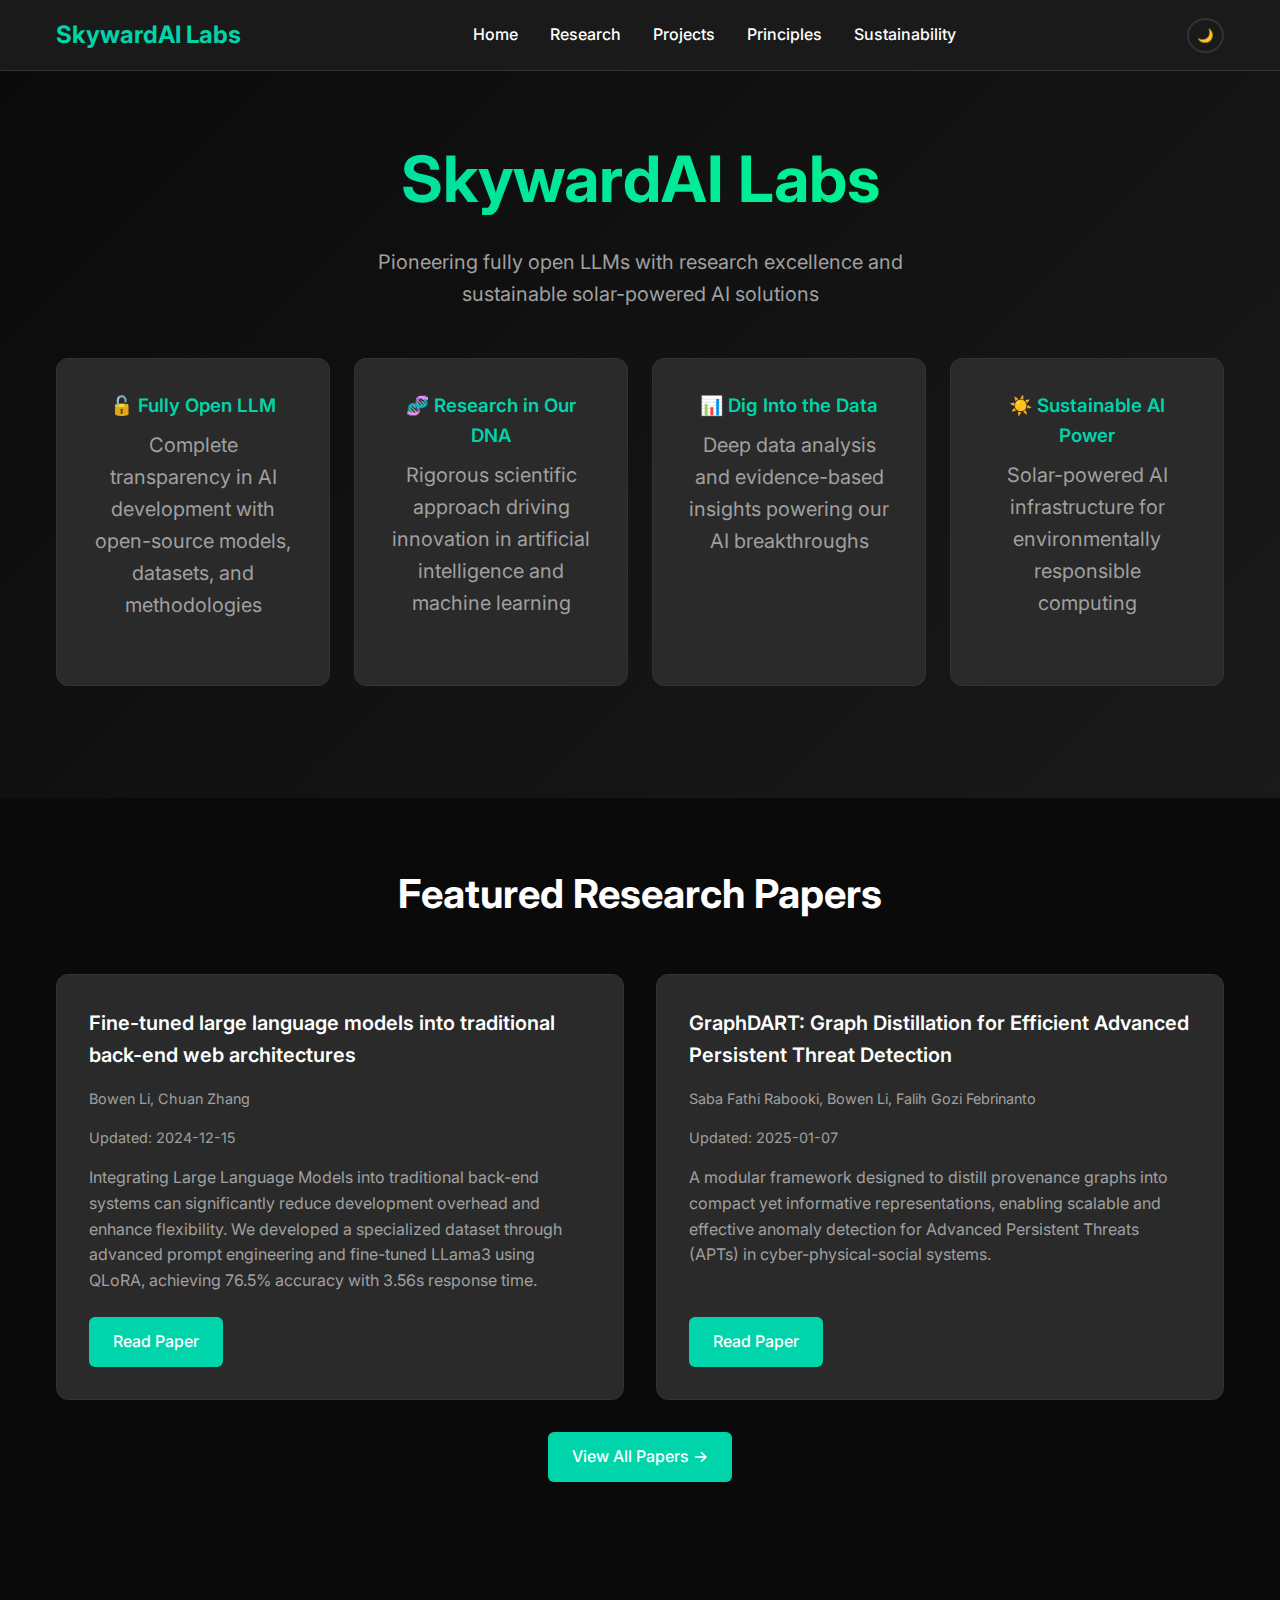
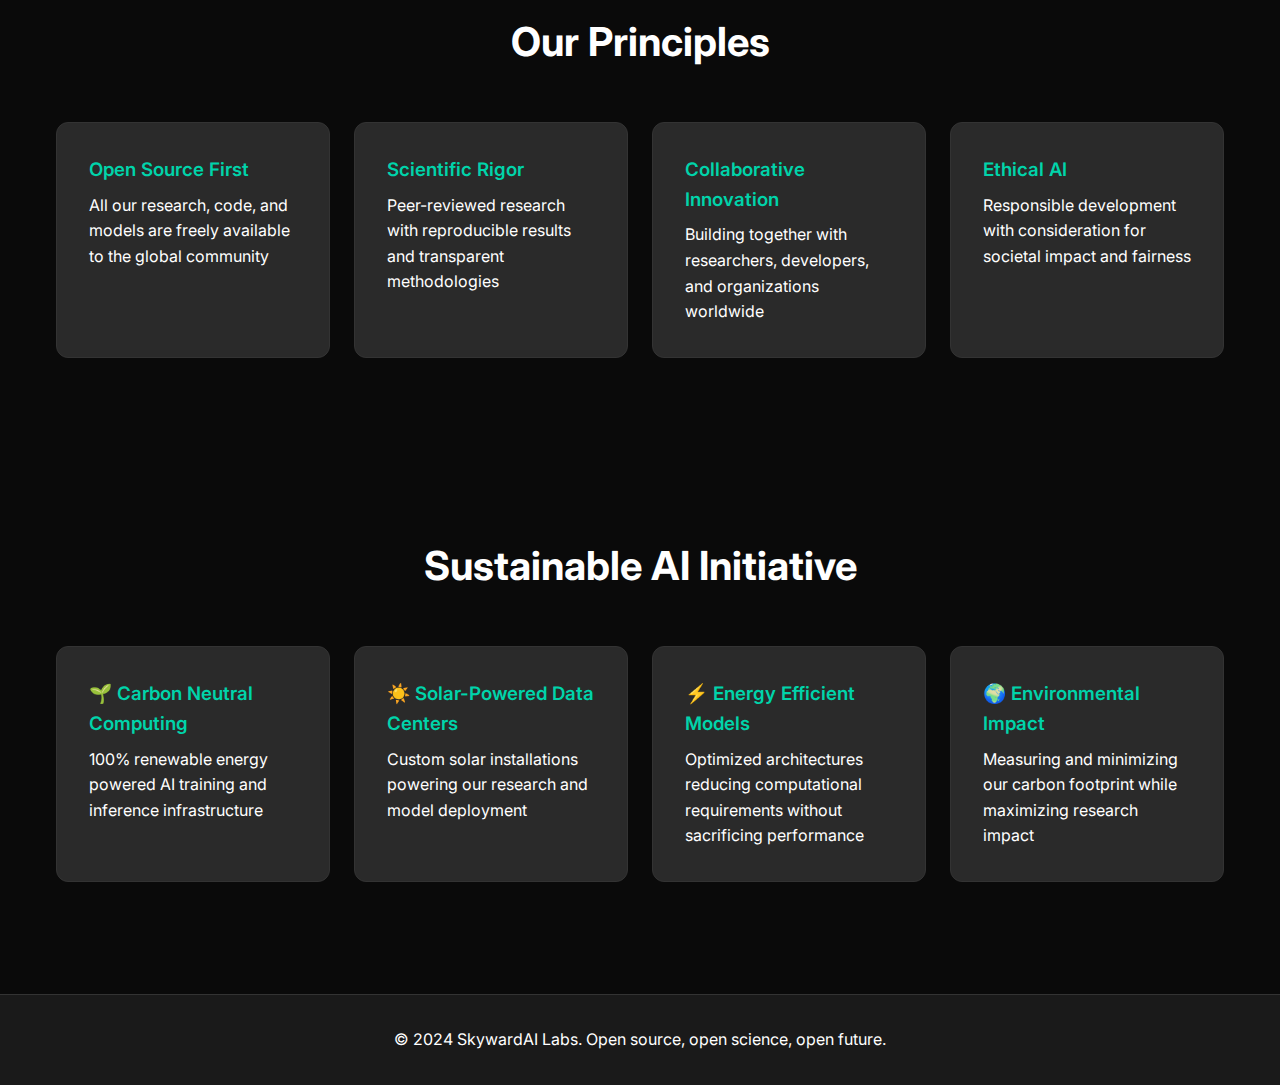
<file: index-backup.html>
<!DOCTYPE html>
<html lang="en">
<head>
    <meta charset="UTF-8">
    <meta name="viewport" content="width=device-width, initial-scale=1.0">
    <title>SkywardAI Labs - Research in Our DNA</title>
    <meta name="description" content="Open-source AI community focused on fully open LLMs, research excellence, and sustainable solar-powered AI solutions.">
    <link rel="preconnect" href="https://fonts.googleapis.com">
    <link rel="preconnect" href="https://fonts.gstatic.com" crossorigin>
    <link href="https://fonts.googleapis.com/css2?family=Inter:wght@300;400;500;600;700&display=swap" rel="stylesheet">
    <!-- Google tag (gtag.js) -->
    <script async src="https://www.googletagmanager.com/gtag/js?id=G-9DQJXD1CRY"></script>
    <script>
      window.dataLayer = window.dataLayer || [];
      function gtag(){dataLayer.push(arguments);}
      gtag('js', new Date());

      gtag('config', 'G-9DQJXD1CRY');
    </script>
    <style>
        :root {
            --bg-primary: #0a0a0a;
            --bg-secondary: #1a1a1a;
            --bg-card: #2a2a2a;
            --text-primary: #ffffff;
            --text-secondary: #a0a0a0;
            --accent: #00d4aa;
            --accent-hover: #00b894;
            --border: #333333;
        }

        [data-theme="light"] {
            --bg-primary: #ffffff;
            --bg-secondary: #f8f9fa;
            --bg-card: #ffffff;
            --text-primary: #1a1a1a;
            --text-secondary: #6c757d;
            --accent: #00a085;
            --accent-hover: #008f75;
            --border: #e9ecef;
        }

        * {
            margin: 0;
            padding: 0;
            box-sizing: border-box;
        }

        body {
            font-family: 'Inter', sans-serif;
            background: var(--bg-primary);
            color: var(--text-primary);
            line-height: 1.6;
            transition: all 0.3s ease;
        }

        .container {
            max-width: 1200px;
            margin: 0 auto;
            padding: 0 1rem;
        }

        /* Navigation */
        nav {
            background: var(--bg-secondary);
            backdrop-filter: blur(10px);
            position: fixed;
            top: 0;
            width: 100%;
            z-index: 1000;
            border-bottom: 1px solid var(--border);
        }

        .nav-container {
            display: flex;
            justify-content: space-between;
            align-items: center;
            padding: 1rem;
            max-width: 1200px;
            margin: 0 auto;
        }

        .logo {
            font-size: 1.5rem;
            font-weight: 700;
            color: var(--accent);
        }

        .nav-links {
            display: flex;
            list-style: none;
            gap: 2rem;
            align-items: center;
        }

        .nav-links a {
            color: var(--text-primary);
            text-decoration: none;
            font-weight: 500;
            transition: color 0.3s ease;
        }

        .nav-links a:hover {
            color: var(--accent);
        }

        .nav-item {
            position: relative;
        }

        .dropdown {
            position: absolute;
            top: 100%;
            left: 0;
            background: var(--bg-card);
            border: 1px solid var(--border);
            border-radius: 8px;
            padding: 0.5rem 0;
            min-width: 150px;
            opacity: 0;
            visibility: hidden;
            transform: translateY(-10px);
            transition: all 0.3s ease;
        }

        .nav-item:hover .dropdown {
            opacity: 1;
            visibility: visible;
            transform: translateY(0);
        }

        .dropdown a {
            display: block;
            padding: 0.75rem 1rem;
            color: var(--text-primary);
            text-decoration: none;
            transition: background-color 0.3s ease;
        }

        .dropdown a:hover {
            background: var(--bg-secondary);
            color: var(--accent);
        }

        .theme-toggle {
            background: none;
            border: 2px solid var(--border);
            color: var(--text-primary);
            padding: 0.5rem;
            border-radius: 50%;
            cursor: pointer;
            transition: all 0.3s ease;
        }

        .theme-toggle:hover {
            border-color: var(--accent);
            color: var(--accent);
        }

        /* Hero Section */
        .hero {
            padding: 8rem 0 4rem;
            text-align: center;
            background: linear-gradient(135deg, var(--bg-primary) 0%, var(--bg-secondary) 100%);
        }

        .hero h1 {
            font-size: clamp(2.5rem, 5vw, 4rem);
            font-weight: 700;
            margin-bottom: 1rem;
            background: linear-gradient(135deg, var(--accent), #00ff88);
            -webkit-background-clip: text;
            -webkit-text-fill-color: transparent;
            background-clip: text;
        }

        .hero p {
            font-size: 1.25rem;
            color: var(--text-secondary);
            margin-bottom: 2rem;
            max-width: 600px;
            margin-left: auto;
            margin-right: auto;
        }

        .vision-grid {
            display: grid;
            grid-template-columns: repeat(auto-fit, minmax(250px, 1fr));
            gap: 1.5rem;
            margin: 3rem 0;
        }

        .vision-card {
            background: var(--bg-card);
            padding: 2rem;
            border-radius: 12px;
            border: 1px solid var(--border);
            transition: all 0.3s ease;
        }

        .vision-card:hover {
            transform: translateY(-5px);
            border-color: var(--accent);
            box-shadow: 0 10px 30px rgba(0, 212, 170, 0.1);
        }

        .vision-card h3 {
            color: var(--accent);
            margin-bottom: 0.5rem;
            font-weight: 600;
        }

        /* Sections */
        section {
            padding: 4rem 0;
        }

        .section-title {
            font-size: 2.5rem;
            font-weight: 700;
            text-align: center;
            margin-bottom: 3rem;
            color: var(--text-primary);
        }

        /* Papers Grid */
        .papers-grid {
            display: grid;
            grid-template-columns: repeat(auto-fit, minmax(350px, 1fr));
            gap: 2rem;
        }

        .paper-card {
            background: var(--bg-card);
            padding: 2rem;
            border-radius: 12px;
            border: 1px solid var(--border);
            transition: all 0.3s ease;
            display: flex;
            flex-direction: column;
        }

        .paper-card:hover {
            transform: translateY(-5px);
            border-color: var(--accent);
            box-shadow: 0 10px 30px rgba(0, 212, 170, 0.1);
        }

        .paper-title {
            font-size: 1.25rem;
            font-weight: 600;
            margin-bottom: 1rem;
            color: var(--text-primary);
        }

        .paper-authors {
            color: var(--text-secondary);
            margin-bottom: 1rem;
            font-size: 0.9rem;
        }

        .paper-abstract {
            color: var(--text-secondary);
            margin-bottom: 1.5rem;
            line-height: 1.6;
        }

        .paper-link {
            display: inline-block;
            background: var(--accent);
            color: white;
            padding: 0.75rem 1.5rem;
            border-radius: 6px;
            text-decoration: none;
            font-weight: 500;
            transition: all 0.3s ease;
            margin-top: auto;
            width: fit-content;
        }

        .paper-link:hover {
            background: var(--accent-hover);
            transform: translateY(-2px);
        }

        /* Social Links */
        .social-links {
            display: flex;
            justify-content: center;
            gap: 2rem;
            margin: 3rem 0;
        }

        .social-link {
            display: flex;
            align-items: center;
            gap: 0.5rem;
            color: var(--text-primary);
            text-decoration: none;
            padding: 1rem 2rem;
            background: var(--bg-card);
            border-radius: 8px;
            border: 1px solid var(--border);
            transition: all 0.3s ease;
        }

        .social-link:hover {
            color: var(--accent);
            border-color: var(--accent);
            transform: translateY(-2px);
        }

        /* Footer */
        footer {
            background: var(--bg-secondary);
            padding: 2rem 0;
            text-align: center;
            border-top: 1px solid var(--border);
        }

        /* Mobile Menu */
        .mobile-menu-btn {
            display: none;
            background: none;
            border: none;
            color: var(--text-primary);
            font-size: 1.5rem;
            cursor: pointer;
        }

        @media (max-width: 768px) {
            .nav-links {
                display: none;
                position: absolute;
                top: 100%;
                left: 0;
                width: 100%;
                background: var(--bg-secondary);
                flex-direction: column;
                padding: 1rem;
                border-top: 1px solid var(--border);
            }

            .nav-links.active {
                display: flex;
            }

            .mobile-menu-btn {
                display: block;
            }

            .hero {
                padding: 6rem 0 3rem;
            }

            .vision-grid {
                grid-template-columns: 1fr;
            }

            .papers-grid {
                grid-template-columns: 1fr;
            }

            .social-links {
                flex-direction: column;
                align-items: center;
            }
        }

        /* Smooth scrolling */
        html {
            scroll-behavior: smooth;
        }

        /* Loading animation */
        .loading {
            display: inline-block;
            width: 20px;
            height: 20px;
            border: 3px solid var(--border);
            border-radius: 50%;
            border-top-color: var(--accent);
            animation: spin 1s ease-in-out infinite;
        }

        @keyframes spin {
            to { transform: rotate(360deg); }
        }
    </style>
</head>
<body>
    <!-- Navigation -->
    <nav>
        <div class="nav-container">
            <div class="logo">SkywardAI Labs</div>
            <ul class="nav-links" id="navLinks">
                <li><a href="#home">Home</a></li>
                <li class="nav-item">
                    <a href="research.html">Research</a>
                    <div class="dropdown">
                        <a href="research.html">Papers</a>
                        <a href="https://aisuko.github.io/open-research/" target="_blank" rel="noopener">Research Group</a>
                    </div>
                </li>
                <li><a href="projects.html">Projects</a></li>
                <li><a href="#principles">Principles</a></li>
                <li><a href="#sustainability">Sustainability</a></li>
            </ul>
            <div style="display: flex; align-items: center; gap: 1rem;">
                <button class="theme-toggle" id="themeToggle" aria-label="Toggle theme">🌙</button>
                <button class="mobile-menu-btn" id="mobileMenuBtn">☰</button>
            </div>
        </div>
    </nav>

    <!-- Hero Section -->
    <section id="home" class="hero">
        <div class="container">
            <h1>SkywardAI Labs</h1>
            <p>Pioneering fully open LLMs with research excellence and sustainable solar-powered AI solutions</p>
            
            <div class="vision-grid">
                <div class="vision-card">
                    <h3>🔓 Fully Open LLM</h3>
                    <p>Complete transparency in AI development with open-source models, datasets, and methodologies</p>
                </div>
                <div class="vision-card">
                    <h3>🧬 Research in Our DNA</h3>
                    <p>Rigorous scientific approach driving innovation in artificial intelligence and machine learning</p>
                </div>
                <div class="vision-card">
                    <h3>📊 Dig Into the Data</h3>
                    <p>Deep data analysis and evidence-based insights powering our AI breakthroughs</p>
                </div>
                <div class="vision-card">
                    <h3>☀️ Sustainable AI Power</h3>
                    <p>Solar-powered AI infrastructure for environmentally responsible computing</p>
                </div>
            </div>
        </div>
    </section>

    <!-- Featured Papers -->
    <section id="papers">
        <div class="container">
            <h2 class="section-title">Featured Research Papers</h2>
            <div class="papers-grid" id="papersGrid">
                <div class="loading"></div>
            </div>
            <div style="text-align: center; margin-top: 2rem;">
                <a href="research.html" class="paper-link">View All Papers →</a>
            </div>
        </div>
    </section>

    <!-- Principles -->
    <section id="principles">
        <div class="container">
            <h2 class="section-title">Our Principles</h2>
            <div class="vision-grid">
                <div class="vision-card">
                    <h3>Open Source First</h3>
                    <p>All our research, code, and models are freely available to the global community</p>
                </div>
                <div class="vision-card">
                    <h3>Scientific Rigor</h3>
                    <p>Peer-reviewed research with reproducible results and transparent methodologies</p>
                </div>
                <div class="vision-card">
                    <h3>Collaborative Innovation</h3>
                    <p>Building together with researchers, developers, and organizations worldwide</p>
                </div>
                <div class="vision-card">
                    <h3>Ethical AI</h3>
                    <p>Responsible development with consideration for societal impact and fairness</p>
                </div>
            </div>
        </div>
    </section>

    <!-- Sustainability -->
    <section id="sustainability">
        <div class="container">
            <h2 class="section-title">Sustainable AI Initiative</h2>
            <div class="vision-grid">
                <div class="vision-card">
                    <h3>🌱 Carbon Neutral Computing</h3>
                    <p>100% renewable energy powered AI training and inference infrastructure</p>
                </div>
                <div class="vision-card">
                    <h3>☀️ Solar-Powered Data Centers</h3>
                    <p>Custom solar installations powering our research and model deployment</p>
                </div>
                <div class="vision-card">
                    <h3>⚡ Energy Efficient Models</h3>
                    <p>Optimized architectures reducing computational requirements without sacrificing performance</p>
                </div>
                <div class="vision-card">
                    <h3>🌍 Environmental Impact</h3>
                    <p>Measuring and minimizing our carbon footprint while maximizing research impact</p>
                </div>
            </div>
        </div>
    </section>



    <!-- Footer -->
    <footer>
        <div class="container">
            <p>&copy; 2024 SkywardAI Labs. Open source, open science, open future.</p>
        </div>
    </footer>

    <script>
        // Featured Papers Configuration
        const featuredPapers = [
            {
                title: "Fine-tuned large language models into traditional back-end web architectures",
                authors: "Bowen Li, Chuan Zhang",
                abstract: "Integrating Large Language Models into traditional back-end systems can significantly reduce development overhead and enhance flexibility. We developed a specialized dataset through advanced prompt engineering and fine-tuned LLama3 using QLoRA, achieving 76.5% accuracy with 3.56s response time.",
                link: "https://doi.org/10.54517/cte3168",
                date: "2024-12-15"
            },
            {
                title: "GraphDART: Graph Distillation for Efficient Advanced Persistent Threat Detection",
                authors: "Saba Fathi Rabooki, Bowen Li, Falih Gozi Febrinanto",
                abstract: "A modular framework designed to distill provenance graphs into compact yet informative representations, enabling scalable and effective anomaly detection for Advanced Persistent Threats (APTs) in cyber-physical-social systems.",
                link: "https://arxiv.org/abs/2501.02796",
                date: "2025-01-07"
            }
        ];

        // Theme Toggle
        const themeToggle = document.getElementById('themeToggle');
        const body = document.body;

        // Load saved theme
        const savedTheme = localStorage.getItem('theme') || 'dark';
        body.setAttribute('data-theme', savedTheme);
        themeToggle.textContent = savedTheme === 'dark' ? '🌙' : '☀️';

        themeToggle.addEventListener('click', () => {
            const currentTheme = body.getAttribute('data-theme');
            const newTheme = currentTheme === 'dark' ? 'light' : 'dark';
            
            body.setAttribute('data-theme', newTheme);
            themeToggle.textContent = newTheme === 'dark' ? '🌙' : '☀️';
            localStorage.setItem('theme', newTheme);
        });

        // Mobile Menu
        const mobileMenuBtn = document.getElementById('mobileMenuBtn');
        const navLinks = document.getElementById('navLinks');

        mobileMenuBtn.addEventListener('click', () => {
            navLinks.classList.toggle('active');
        });

        // Close mobile menu when clicking on a link
        navLinks.addEventListener('click', (e) => {
            if (e.target.tagName === 'A') {
                navLinks.classList.remove('active');
            }
        });

        // Load Papers
        function loadPapers() {
            const papersGrid = document.getElementById('papersGrid');
            
            papersGrid.innerHTML = featuredPapers.map(paper => `
                <div class="paper-card">
                    <h3 class="paper-title">${paper.title}</h3>
                    <p class="paper-authors">${paper.authors}</p>
                    <p class="paper-authors">Updated: ${paper.date}</p>
                    <p class="paper-abstract">${paper.abstract}</p>
                    <a href="${paper.link}" class="paper-link" target="_blank" rel="noopener">Read Paper</a>
                </div>
            `).join('');
        }

        // Smooth scrolling for navigation links
        document.querySelectorAll('a[href^="#"]').forEach(anchor => {
            anchor.addEventListener('click', function (e) {
                e.preventDefault();
                const target = document.querySelector(this.getAttribute('href'));
                if (target) {
                    target.scrollIntoView({
                        behavior: 'smooth',
                        block: 'start'
                    });
                }
            });
        });

        // Initialize
        document.addEventListener('DOMContentLoaded', () => {
            loadPapers();
        });


    </script>

</body>
</html>
</file>
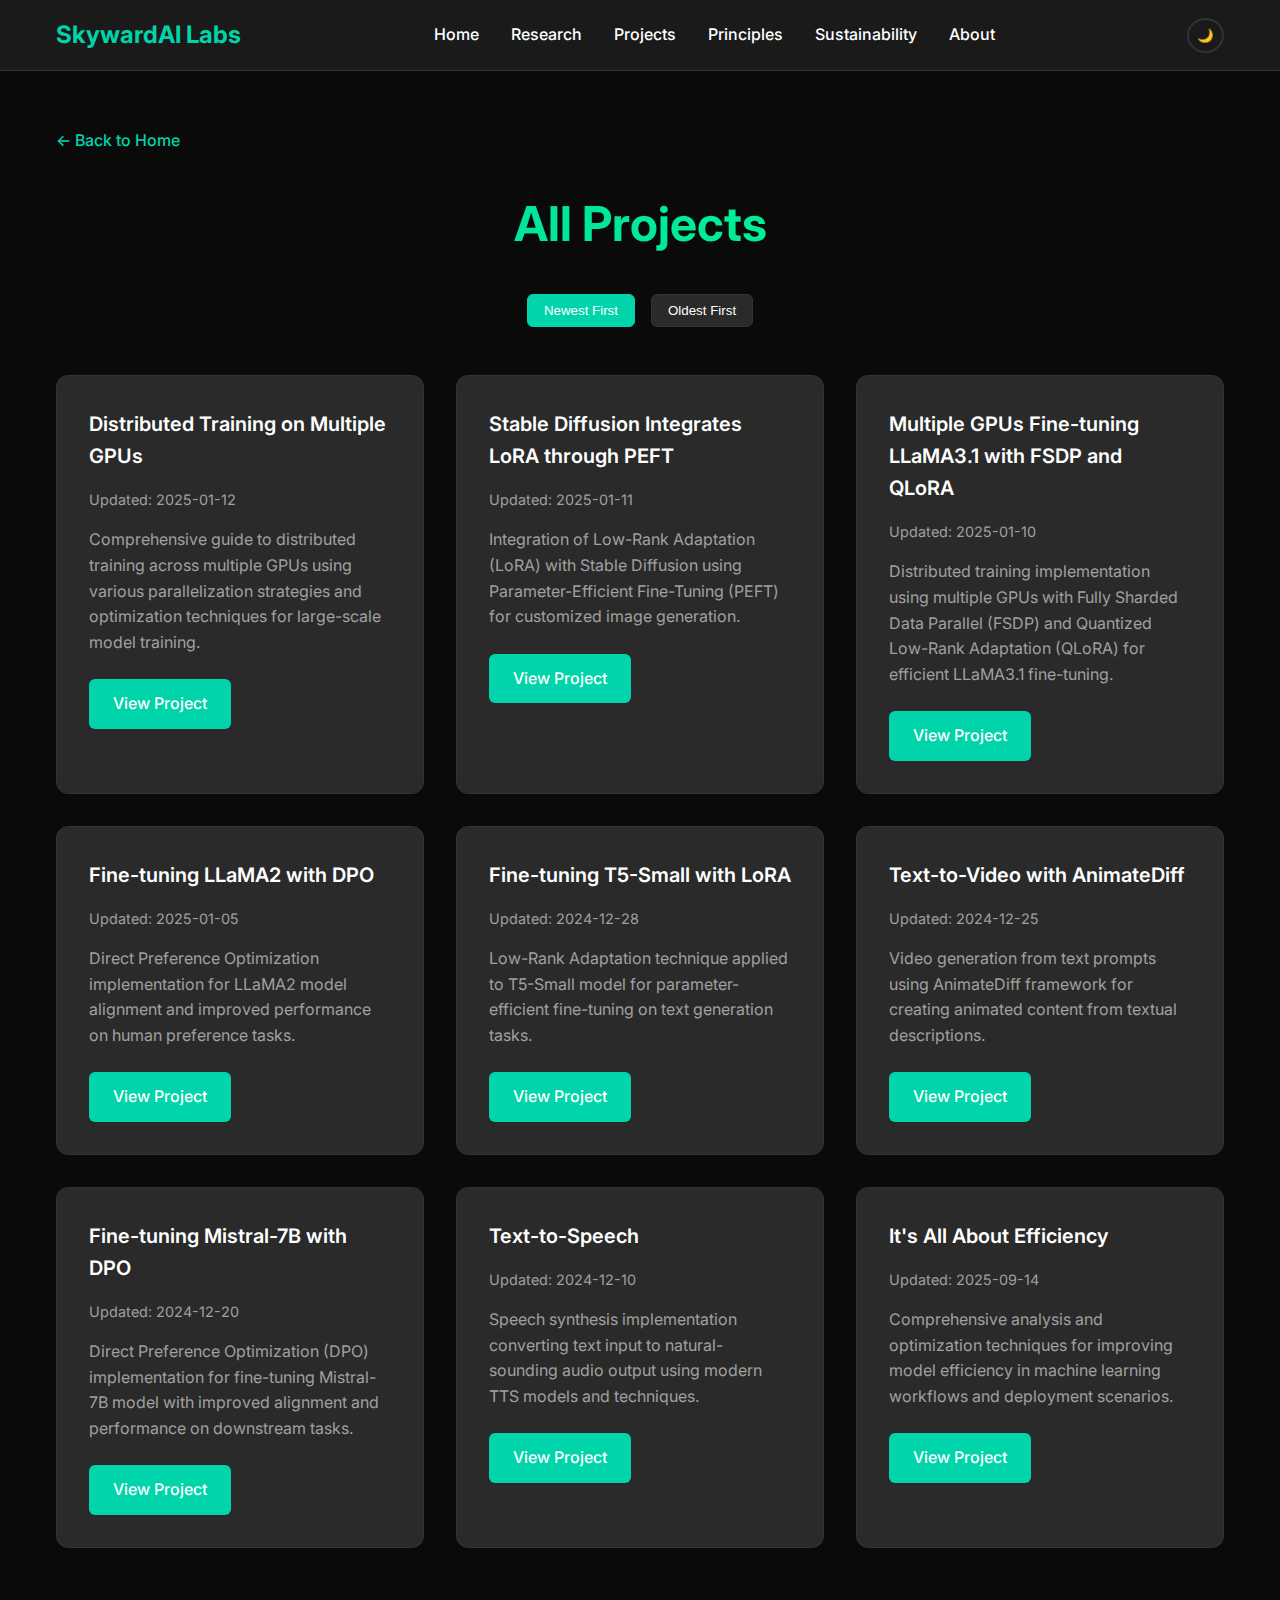
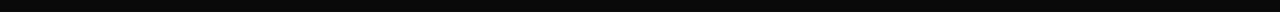
<file: kaggle.html>
<!DOCTYPE html>
<html lang="en">
<head>
    <meta charset="UTF-8">
    <meta name="viewport" content="width=device-width, initial-scale=1.0">
    <title>Projects - SkywardAI Labs</title>
    <meta name="description" content="Complete list of projects from SkywardAI Labs">
    <link rel="preconnect" href="https://fonts.googleapis.com">
    <link rel="preconnect" href="https://fonts.gstatic.com" crossorigin>
    <link href="https://fonts.googleapis.com/css2?family=Inter:wght@300;400;500;600;700&display=swap" rel="stylesheet">
    <!-- Google tag (gtag.js) -->
    <script async src="https://www.googletagmanager.com/gtag/js?id=G-9DQJXD1CRY"></script>
    <script>
      window.dataLayer = window.dataLayer || [];
      function gtag(){dataLayer.push(arguments);}
      gtag('js', new Date());
      gtag('config', 'G-9DQJXD1CRY');
    </script>
    <style>
        :root {
            --bg-primary: #0a0a0a;
            --bg-secondary: #1a1a1a;
            --bg-card: #2a2a2a;
            --text-primary: #ffffff;
            --text-secondary: #a0a0a0;
            --accent: #00d4aa;
            --accent-hover: #00b894;
            --border: #333333;
        }

        [data-theme="light"] {
            --bg-primary: #ffffff;
            --bg-secondary: #f8f9fa;
            --bg-card: #ffffff;
            --text-primary: #1a1a1a;
            --text-secondary: #6c757d;
            --accent: #00a085;
            --accent-hover: #008f75;
            --border: #e9ecef;
        }

        * {
            margin: 0;
            padding: 0;
            box-sizing: border-box;
        }

        body {
            font-family: 'Inter', sans-serif;
            background: var(--bg-primary);
            color: var(--text-primary);
            line-height: 1.6;
            transition: all 0.3s ease;
        }

        .container {
            max-width: 1200px;
            margin: 0 auto;
            padding: 0 1rem;
        }

        nav {
            background: var(--bg-secondary);
            backdrop-filter: blur(10px);
            position: fixed;
            top: 0;
            width: 100%;
            z-index: 1000;
            border-bottom: 1px solid var(--border);
        }

        .nav-container {
            display: flex;
            justify-content: space-between;
            align-items: center;
            padding: 1rem;
            max-width: 1200px;
            margin: 0 auto;
        }

        .logo {
            font-size: 1.5rem;
            font-weight: 700;
            color: var(--accent);
            text-decoration: none;
        }

        .nav-links {
            display: flex;
            list-style: none;
            gap: 2rem;
            align-items: center;
        }

        .nav-links a {
            color: var(--text-primary);
            text-decoration: none;
            font-weight: 500;
            transition: color 0.3s ease;
        }

        .nav-links a:hover {
            color: var(--accent);
        }

        .theme-toggle {
            background: none;
            border: 2px solid var(--border);
            color: var(--text-primary);
            padding: 0.5rem;
            border-radius: 50%;
            cursor: pointer;
            transition: all 0.3s ease;
        }

        .theme-toggle:hover {
            border-color: var(--accent);
            color: var(--accent);
        }

        .main-content {
            padding: 8rem 0 4rem;
        }

        .page-title {
            font-size: 3rem;
            font-weight: 700;
            text-align: center;
            margin-bottom: 2rem;
            background: linear-gradient(135deg, var(--accent), #00ff88);
            -webkit-background-clip: text;
            -webkit-text-fill-color: transparent;
            background-clip: text;
        }

        .back-link {
            display: inline-block;
            color: var(--accent);
            text-decoration: none;
            margin-bottom: 2rem;
            font-weight: 500;
        }

        .back-link:hover {
            text-decoration: underline;
        }

        .projects-grid {
            display: grid;
            grid-template-columns: repeat(auto-fit, minmax(350px, 1fr));
            gap: 2rem;
            margin-top: 3rem;
        }

        .project-card {
            background: var(--bg-card);
            padding: 2rem;
            border-radius: 12px;
            border: 1px solid var(--border);
            transition: all 0.3s ease;
        }

        .project-card:hover {
            transform: translateY(-5px);
            border-color: var(--accent);
            box-shadow: 0 10px 30px rgba(0, 212, 170, 0.1);
        }

        .project-title {
            font-size: 1.25rem;
            font-weight: 600;
            margin-bottom: 1rem;
            color: var(--text-primary);
        }

        .project-description {
            color: var(--text-secondary);
            margin-bottom: 1.5rem;
            line-height: 1.6;
        }

        .project-date {
            color: var(--text-secondary);
            margin-bottom: 1rem;
            font-size: 0.9rem;
        }

        .sort-controls {
            display: flex;
            justify-content: center;
            margin: 2rem 0;
            gap: 1rem;
        }

        .sort-btn {
            background: var(--bg-card);
            color: var(--text-primary);
            border: 1px solid var(--border);
            padding: 0.5rem 1rem;
            border-radius: 6px;
            cursor: pointer;
            transition: all 0.3s ease;
        }

        .sort-btn:hover, .sort-btn.active {
            background: var(--accent);
            color: white;
            border-color: var(--accent);
        }

        .project-link {
            display: inline-block;
            background: var(--accent);
            color: white;
            padding: 0.75rem 1.5rem;
            border-radius: 6px;
            text-decoration: none;
            font-weight: 500;
            transition: all 0.3s ease;
        }

        .project-link:hover {
            background: var(--accent-hover);
            transform: translateY(-2px);
        }

        @media (max-width: 768px) {
            .nav-links {
                display: none;
            }
            
            .projects-grid {
                grid-template-columns: 1fr;
            }
        }

        html {
            scroll-behavior: smooth;
        }
    </style>
</head>
<body>
    <nav>
        <div class="nav-container">
            <a href="index.html" class="logo">SkywardAI Labs</a>
            <ul class="nav-links">
                <li><a href="index.html">Home</a></li>
                <li><a href="papers.html">Research</a></li>
                <li><a href="kaggle.html">Projects</a></li>
                <li><a href="index.html#principles">Principles</a></li>
                <li><a href="index.html#sustainability">Sustainability</a></li>
                <li><a href="index.html#about">About</a></li>
            </ul>
            <button class="theme-toggle" id="themeToggle" aria-label="Toggle theme">🌙</button>
        </div>
    </nav>

    <main class="main-content">
        <div class="container">
            <a href="index.html" class="back-link">← Back to Home</a>
            <h1 class="page-title">All Projects</h1>
            <div class="sort-controls">
                <button class="sort-btn active" onclick="sortProjects('newest')">Newest First</button>
                <button class="sort-btn" onclick="sortProjects('oldest')">Oldest First</button>
            </div>
            <div class="projects-grid" id="projectsGrid">
                <!-- Projects will be loaded here -->
            </div>
        </div>
    </main>

    <script>
        // All Projects Configuration (latest first)
        const allProjects = [
            {
                title: "Distributed Training on Multiple GPUs",
                description: "Comprehensive guide to distributed training across multiple GPUs using various parallelization strategies and optimization techniques for large-scale model training.",
                link: "https://www.kaggle.com/code/aisuko/distributed-training-on-multiple-gpus",
                date: "2025-01-12"
            },
            {
                title: "Stable Diffusion Integrates LoRA through PEFT",
                description: "Integration of Low-Rank Adaptation (LoRA) with Stable Diffusion using Parameter-Efficient Fine-Tuning (PEFT) for customized image generation.",
                link: "https://www.kaggle.com/code/aisuko/stable-diffusion-integrates-lora-through-peft",
                date: "2025-01-11"
            },
            {
                title: "Multiple GPUs Fine-tuning LLaMA3.1 with FSDP and QLoRA",
                description: "Distributed training implementation using multiple GPUs with Fully Sharded Data Parallel (FSDP) and Quantized Low-Rank Adaptation (QLoRA) for efficient LLaMA3.1 fine-tuning.",
                link: "https://www.kaggle.com/code/aisuko/multiple-gpus-ft-llama3-1-with-fsdp-and-qlora",
                date: "2025-01-10"
            },
            {
                title: "Fine-tuning LLaMA2 with DPO",
                description: "Direct Preference Optimization implementation for LLaMA2 model alignment and improved performance on human preference tasks.",
                link: "https://www.kaggle.com/code/aisuko/fine-tuning-llama2-with-dpo",
                date: "2025-01-05"
            },
            {
                title: "Fine-tuning T5-Small with LoRA",
                description: "Low-Rank Adaptation technique applied to T5-Small model for parameter-efficient fine-tuning on text generation tasks.",
                link: "https://www.kaggle.com/code/aisuko/fine-tuning-t5-small-with-lora",
                date: "2024-12-28"
            },
            {
                title: "Text-to-Video with AnimateDiff",
                description: "Video generation from text prompts using AnimateDiff framework for creating animated content from textual descriptions.",
                link: "https://www.kaggle.com/code/aisuko/text-to-video-with-animatediff",
                date: "2024-12-25"
            },
            {
                title: "Fine-tuning Mistral-7B with DPO",
                description: "Direct Preference Optimization (DPO) implementation for fine-tuning Mistral-7B model with improved alignment and performance on downstream tasks.",
                link: "https://www.kaggle.com/code/aisuko/fine-tuning-mistral-7b-with-dpo",
                date: "2024-12-20"
            },
            {
                title: "Text-to-Speech",
                description: "Speech synthesis implementation converting text input to natural-sounding audio output using modern TTS models and techniques.",
                link: "https://www.kaggle.com/code/aisuko/text-to-speech",
                date: "2024-12-10"
            },
            {
                title: "It's All About Efficiency",
                description: "Comprehensive analysis and optimization techniques for improving model efficiency in machine learning workflows and deployment scenarios.",
                link: "https://www.kaggle.com/writeups/aisuko/its-all-about-efficiency#3281990",
                date: "2025-09-14"
            }
        ];

        // Theme Toggle
        const themeToggle = document.getElementById('themeToggle');
        const body = document.body;

        const savedTheme = localStorage.getItem('theme') || 'dark';
        body.setAttribute('data-theme', savedTheme);
        themeToggle.textContent = savedTheme === 'dark' ? '🌙' : '☀️';

        themeToggle.addEventListener('click', () => {
            const currentTheme = body.getAttribute('data-theme');
            const newTheme = currentTheme === 'dark' ? 'light' : 'dark';
            
            body.setAttribute('data-theme', newTheme);
            themeToggle.textContent = newTheme === 'dark' ? '🌙' : '☀️';
            localStorage.setItem('theme', newTheme);
        });

        // Load All Projects
        function loadAllProjects() {
            const projectsGrid = document.getElementById('projectsGrid');
            
            projectsGrid.innerHTML = allProjects.map(project => `
                <div class="project-card">
                    <h3 class="project-title">${project.title}</h3>
                    <p class="project-date">Updated: ${project.date}</p>
                    <p class="project-description">${project.description}</p>
                    <a href="${project.link}" class="project-link" target="_blank" rel="noopener">View Project</a>
                </div>
            `).join('');
        }

        let currentSort = 'newest';

        function sortProjects(order) {
            currentSort = order;
            document.querySelectorAll('.sort-btn').forEach(btn => btn.classList.remove('active'));
            event.target.classList.add('active');
            
            const sorted = [...allProjects].sort((a, b) => {
                return order === 'newest' ? new Date(b.date) - new Date(a.date) : new Date(a.date) - new Date(b.date);
            });
            
            const projectsGrid = document.getElementById('projectsGrid');
            projectsGrid.innerHTML = sorted.map(project => `
                <div class="project-card">
                    <h3 class="project-title">${project.title}</h3>
                    <p class="project-date">Updated: ${project.date}</p>
                    <p class="project-description">${project.description}</p>
                    <a href="${project.link}" class="project-link" target="_blank" rel="noopener">View Project</a>
                </div>
            `).join('');
        }

        document.addEventListener('DOMContentLoaded', () => {
            loadAllProjects();
        });
    </script>

</body>
</html>
</file>
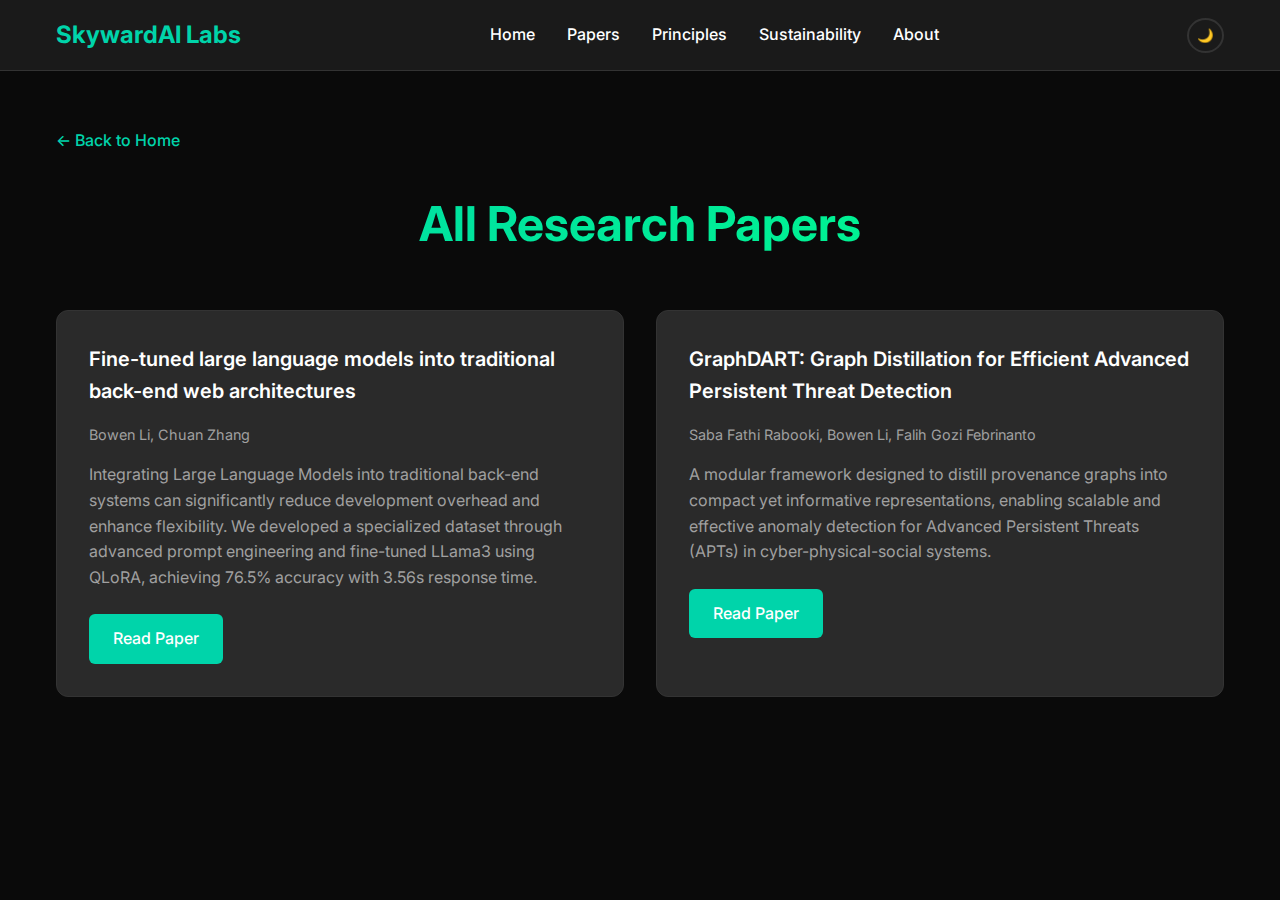
<file: papers.html>
<!DOCTYPE html>
<html lang="en">
<head>
    <meta charset="UTF-8">
    <meta name="viewport" content="width=device-width, initial-scale=1.0">
    <title>Research Papers - SkywardAI Labs</title>
    <meta name="description" content="Complete list of research papers from SkywardAI Labs">
    <link rel="preconnect" href="https://fonts.googleapis.com">
    <link rel="preconnect" href="https://fonts.gstatic.com" crossorigin>
    <link href="https://fonts.googleapis.com/css2?family=Inter:wght@300;400;500;600;700&display=swap" rel="stylesheet">
    <style>
        :root {
            --bg-primary: #0a0a0a;
            --bg-secondary: #1a1a1a;
            --bg-card: #2a2a2a;
            --text-primary: #ffffff;
            --text-secondary: #a0a0a0;
            --accent: #00d4aa;
            --accent-hover: #00b894;
            --border: #333333;
        }

        [data-theme="light"] {
            --bg-primary: #ffffff;
            --bg-secondary: #f8f9fa;
            --bg-card: #ffffff;
            --text-primary: #1a1a1a;
            --text-secondary: #6c757d;
            --accent: #00a085;
            --accent-hover: #008f75;
            --border: #e9ecef;
        }

        * {
            margin: 0;
            padding: 0;
            box-sizing: border-box;
        }

        body {
            font-family: 'Inter', sans-serif;
            background: var(--bg-primary);
            color: var(--text-primary);
            line-height: 1.6;
            transition: all 0.3s ease;
        }

        .container {
            max-width: 1200px;
            margin: 0 auto;
            padding: 0 1rem;
        }

        nav {
            background: var(--bg-secondary);
            backdrop-filter: blur(10px);
            position: fixed;
            top: 0;
            width: 100%;
            z-index: 1000;
            border-bottom: 1px solid var(--border);
        }

        .nav-container {
            display: flex;
            justify-content: space-between;
            align-items: center;
            padding: 1rem;
            max-width: 1200px;
            margin: 0 auto;
        }

        .logo {
            font-size: 1.5rem;
            font-weight: 700;
            color: var(--accent);
            text-decoration: none;
        }

        .nav-links {
            display: flex;
            list-style: none;
            gap: 2rem;
            align-items: center;
        }

        .nav-links a {
            color: var(--text-primary);
            text-decoration: none;
            font-weight: 500;
            transition: color 0.3s ease;
        }

        .nav-links a:hover {
            color: var(--accent);
        }

        .theme-toggle {
            background: none;
            border: 2px solid var(--border);
            color: var(--text-primary);
            padding: 0.5rem;
            border-radius: 50%;
            cursor: pointer;
            transition: all 0.3s ease;
        }

        .theme-toggle:hover {
            border-color: var(--accent);
            color: var(--accent);
        }

        .main-content {
            padding: 8rem 0 4rem;
        }

        .page-title {
            font-size: 3rem;
            font-weight: 700;
            text-align: center;
            margin-bottom: 2rem;
            background: linear-gradient(135deg, var(--accent), #00ff88);
            -webkit-background-clip: text;
            -webkit-text-fill-color: transparent;
            background-clip: text;
        }

        .papers-grid {
            display: grid;
            grid-template-columns: repeat(auto-fit, minmax(350px, 1fr));
            gap: 2rem;
            margin-top: 3rem;
        }

        .paper-card {
            background: var(--bg-card);
            padding: 2rem;
            border-radius: 12px;
            border: 1px solid var(--border);
            transition: all 0.3s ease;
        }

        .paper-card:hover {
            transform: translateY(-5px);
            border-color: var(--accent);
            box-shadow: 0 10px 30px rgba(0, 212, 170, 0.1);
        }

        .paper-title {
            font-size: 1.25rem;
            font-weight: 600;
            margin-bottom: 1rem;
            color: var(--text-primary);
        }

        .paper-authors {
            color: var(--text-secondary);
            margin-bottom: 1rem;
            font-size: 0.9rem;
        }

        .paper-abstract {
            color: var(--text-secondary);
            margin-bottom: 1.5rem;
            line-height: 1.6;
        }

        .paper-link {
            display: inline-block;
            background: var(--accent);
            color: white;
            padding: 0.75rem 1.5rem;
            border-radius: 6px;
            text-decoration: none;
            font-weight: 500;
            transition: all 0.3s ease;
        }

        .paper-link:hover {
            background: var(--accent-hover);
            transform: translateY(-2px);
        }

        .back-link {
            display: inline-block;
            color: var(--accent);
            text-decoration: none;
            margin-bottom: 2rem;
            font-weight: 500;
        }

        .back-link:hover {
            text-decoration: underline;
        }

        @media (max-width: 768px) {
            .nav-links {
                display: none;
            }
            
            .papers-grid {
                grid-template-columns: 1fr;
            }
        }

        html {
            scroll-behavior: smooth;
        }
    </style>
</head>
<body>
    <nav>
        <div class="nav-container">
            <a href="index.html" class="logo">SkywardAI Labs</a>
            <ul class="nav-links">
                <li><a href="index.html">Home</a></li>
                <li><a href="papers.html">Papers</a></li>
                <li><a href="index.html#principles">Principles</a></li>
                <li><a href="index.html#sustainability">Sustainability</a></li>
                <li><a href="index.html#about">About</a></li>
            </ul>
            <button class="theme-toggle" id="themeToggle" aria-label="Toggle theme">🌙</button>
        </div>
    </nav>

    <main class="main-content">
        <div class="container">
            <a href="index.html" class="back-link">← Back to Home</a>
            <h1 class="page-title">All Research Papers</h1>
            <div class="papers-grid" id="papersGrid">
                <!-- Papers will be loaded here -->
            </div>
        </div>
    </main>

    <script>
        // All Papers Configuration (latest first)
        const allPapers = [
            {
                title: "Fine-tuned large language models into traditional back-end web architectures",
                authors: "Bowen Li, Chuan Zhang",
                abstract: "Integrating Large Language Models into traditional back-end systems can significantly reduce development overhead and enhance flexibility. We developed a specialized dataset through advanced prompt engineering and fine-tuned LLama3 using QLoRA, achieving 76.5% accuracy with 3.56s response time.",
                link: "https://doi.org/10.54517/cte3168"
            },
            {
                title: "GraphDART: Graph Distillation for Efficient Advanced Persistent Threat Detection",
                authors: "Saba Fathi Rabooki, Bowen Li, Falih Gozi Febrinanto",
                abstract: "A modular framework designed to distill provenance graphs into compact yet informative representations, enabling scalable and effective anomaly detection for Advanced Persistent Threats (APTs) in cyber-physical-social systems.",
                link: "https://arxiv.org/abs/2501.02796"
            }
        ];

        // Theme Toggle
        const themeToggle = document.getElementById('themeToggle');
        const body = document.body;

        const savedTheme = localStorage.getItem('theme') || 'dark';
        body.setAttribute('data-theme', savedTheme);
        themeToggle.textContent = savedTheme === 'dark' ? '🌙' : '☀️';

        themeToggle.addEventListener('click', () => {
            const currentTheme = body.getAttribute('data-theme');
            const newTheme = currentTheme === 'dark' ? 'light' : 'dark';
            
            body.setAttribute('data-theme', newTheme);
            themeToggle.textContent = newTheme === 'dark' ? '🌙' : '☀️';
            localStorage.setItem('theme', newTheme);
        });

        // Load All Papers
        function loadAllPapers() {
            const papersGrid = document.getElementById('papersGrid');
            
            papersGrid.innerHTML = allPapers.map(paper => `
                <div class="paper-card">
                    <h3 class="paper-title">${paper.title}</h3>
                    <p class="paper-authors">${paper.authors}</p>
                    <p class="paper-abstract">${paper.abstract}</p>
                    <a href="${paper.link}" class="paper-link" target="_blank" rel="noopener">Read Paper</a>
                </div>
            `).join('');
        }

        document.addEventListener('DOMContentLoaded', () => {
            loadAllPapers();
        });
    </script>
</body>
</html>
</file>
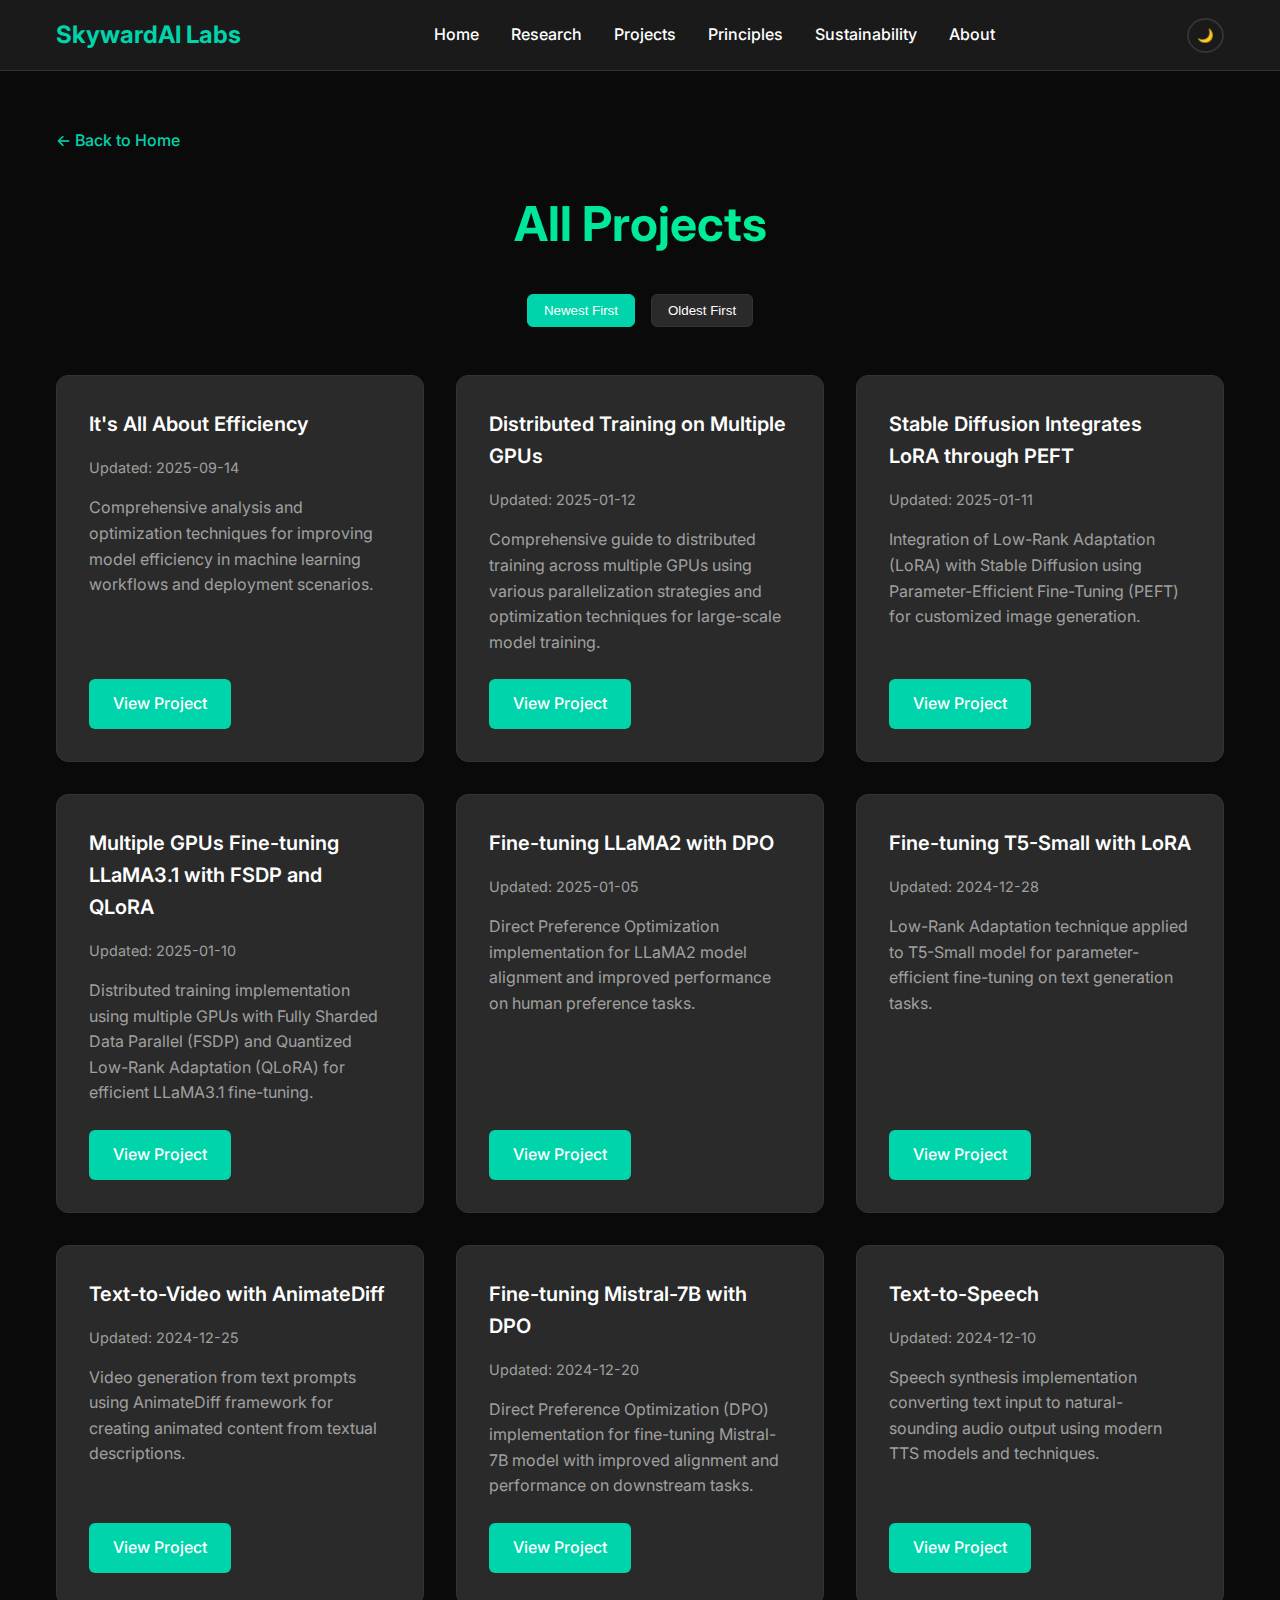
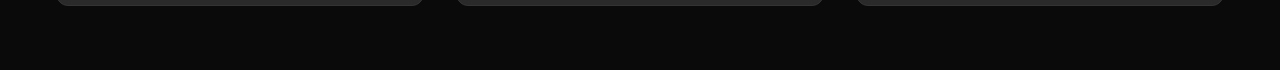
<file: projects.html>
<!DOCTYPE html>
<html lang="en">
<head>
    <meta charset="UTF-8">
    <meta name="viewport" content="width=device-width, initial-scale=1.0">
    <title>Projects - SkywardAI Labs</title>
    <meta name="description" content="Complete list of projects from SkywardAI Labs">
    <link rel="preconnect" href="https://fonts.googleapis.com">
    <link rel="preconnect" href="https://fonts.gstatic.com" crossorigin>
    <link href="https://fonts.googleapis.com/css2?family=Inter:wght@300;400;500;600;700&display=swap" rel="stylesheet">
    <!-- Google tag (gtag.js) -->
    <script async src="https://www.googletagmanager.com/gtag/js?id=G-9DQJXD1CRY"></script>
    <script>
      window.dataLayer = window.dataLayer || [];
      function gtag(){dataLayer.push(arguments);}
      gtag('js', new Date());
      gtag('config', 'G-9DQJXD1CRY');
    </script>
    <style>
        :root {
            --bg-primary: #0a0a0a;
            --bg-secondary: #1a1a1a;
            --bg-card: #2a2a2a;
            --text-primary: #ffffff;
            --text-secondary: #a0a0a0;
            --accent: #00d4aa;
            --accent-hover: #00b894;
            --border: #333333;
        }

        [data-theme="light"] {
            --bg-primary: #ffffff;
            --bg-secondary: #f8f9fa;
            --bg-card: #ffffff;
            --text-primary: #1a1a1a;
            --text-secondary: #6c757d;
            --accent: #00a085;
            --accent-hover: #008f75;
            --border: #e9ecef;
        }

        * {
            margin: 0;
            padding: 0;
            box-sizing: border-box;
        }

        body {
            font-family: 'Inter', sans-serif;
            background: var(--bg-primary);
            color: var(--text-primary);
            line-height: 1.6;
            transition: all 0.3s ease;
        }

        .container {
            max-width: 1200px;
            margin: 0 auto;
            padding: 0 1rem;
        }

        nav {
            background: var(--bg-secondary);
            backdrop-filter: blur(10px);
            position: fixed;
            top: 0;
            width: 100%;
            z-index: 1000;
            border-bottom: 1px solid var(--border);
        }

        .nav-container {
            display: flex;
            justify-content: space-between;
            align-items: center;
            padding: 1rem;
            max-width: 1200px;
            margin: 0 auto;
        }

        .logo {
            font-size: 1.5rem;
            font-weight: 700;
            color: var(--accent);
            text-decoration: none;
        }

        .nav-links {
            display: flex;
            list-style: none;
            gap: 2rem;
            align-items: center;
        }

        .nav-links a {
            color: var(--text-primary);
            text-decoration: none;
            font-weight: 500;
            transition: color 0.3s ease;
        }

        .nav-links a:hover {
            color: var(--accent);
        }

        .theme-toggle {
            background: none;
            border: 2px solid var(--border);
            color: var(--text-primary);
            padding: 0.5rem;
            border-radius: 50%;
            cursor: pointer;
            transition: all 0.3s ease;
        }

        .theme-toggle:hover {
            border-color: var(--accent);
            color: var(--accent);
        }

        .main-content {
            padding: 8rem 0 4rem;
        }

        .page-title {
            font-size: 3rem;
            font-weight: 700;
            text-align: center;
            margin-bottom: 2rem;
            background: linear-gradient(135deg, var(--accent), #00ff88);
            -webkit-background-clip: text;
            -webkit-text-fill-color: transparent;
            background-clip: text;
        }

        .back-link {
            display: inline-block;
            color: var(--accent);
            text-decoration: none;
            margin-bottom: 2rem;
            font-weight: 500;
        }

        .back-link:hover {
            text-decoration: underline;
        }

        .sort-controls {
            display: flex;
            justify-content: center;
            margin: 2rem 0;
            gap: 1rem;
        }

        .sort-btn {
            background: var(--bg-card);
            color: var(--text-primary);
            border: 1px solid var(--border);
            padding: 0.5rem 1rem;
            border-radius: 6px;
            cursor: pointer;
            transition: all 0.3s ease;
        }

        .sort-btn:hover, .sort-btn.active {
            background: var(--accent);
            color: white;
            border-color: var(--accent);
        }

        .projects-grid {
            display: grid;
            grid-template-columns: repeat(auto-fit, minmax(350px, 1fr));
            gap: 2rem;
            margin-top: 3rem;
        }

        .project-card {
            background: var(--bg-card);
            padding: 2rem;
            border-radius: 12px;
            border: 1px solid var(--border);
            transition: all 0.3s ease;
            display: flex;
            flex-direction: column;
        }

        .project-card:hover {
            transform: translateY(-5px);
            border-color: var(--accent);
            box-shadow: 0 10px 30px rgba(0, 212, 170, 0.1);
        }

        .project-title {
            font-size: 1.25rem;
            font-weight: 600;
            margin-bottom: 1rem;
            color: var(--text-primary);
        }

        .project-description {
            color: var(--text-secondary);
            margin-bottom: 1.5rem;
            line-height: 1.6;
        }

        .project-date {
            color: var(--text-secondary);
            margin-bottom: 1rem;
            font-size: 0.9rem;
        }

        .project-link {
            display: inline-block;
            background: var(--accent);
            color: white;
            padding: 0.75rem 1.5rem;
            border-radius: 6px;
            text-decoration: none;
            font-weight: 500;
            transition: all 0.3s ease;
            margin-top: auto;
            width: fit-content;
        }

        .project-link:hover {
            background: var(--accent-hover);
            transform: translateY(-2px);
        }

        @media (max-width: 768px) {
            .nav-links {
                display: none;
            }
            
            .projects-grid {
                grid-template-columns: 1fr;
            }
        }

        html {
            scroll-behavior: smooth;
        }
    </style>
</head>
<body>
    <nav>
        <div class="nav-container">
            <a href="index.html" class="logo">SkywardAI Labs</a>
            <ul class="nav-links">
                <li><a href="index.html">Home</a></li>
                <li><a href="research.html">Research</a></li>
                <li><a href="projects.html">Projects</a></li>
                <li><a href="index.html#principles">Principles</a></li>
                <li><a href="index.html#sustainability">Sustainability</a></li>
                <li><a href="index.html#about">About</a></li>
            </ul>
            <button class="theme-toggle" id="themeToggle" aria-label="Toggle theme">🌙</button>
        </div>
    </nav>

    <main class="main-content">
        <div class="container">
            <a href="index.html" class="back-link">← Back to Home</a>
            <h1 class="page-title">All Projects</h1>
            <div class="sort-controls">
                <button class="sort-btn active" onclick="sortProjects('newest')">Newest First</button>
                <button class="sort-btn" onclick="sortProjects('oldest')">Oldest First</button>
            </div>
            <div class="projects-grid" id="projectsGrid">
                <!-- Projects will be loaded here -->
            </div>
        </div>
    </main>

    <script>
        // All Projects Configuration (latest first)
        const allProjects = [
            {
                title: "It's All About Efficiency",
                description: "Comprehensive analysis and optimization techniques for improving model efficiency in machine learning workflows and deployment scenarios.",
                link: "https://www.kaggle.com/writeups/aisuko/its-all-about-efficiency#3281990",
                date: "2025-09-14"
            },
            {
                title: "Distributed Training on Multiple GPUs",
                description: "Comprehensive guide to distributed training across multiple GPUs using various parallelization strategies and optimization techniques for large-scale model training.",
                link: "https://www.kaggle.com/code/aisuko/distributed-training-on-multiple-gpus",
                date: "2025-01-12"
            },
            {
                title: "Stable Diffusion Integrates LoRA through PEFT",
                description: "Integration of Low-Rank Adaptation (LoRA) with Stable Diffusion using Parameter-Efficient Fine-Tuning (PEFT) for customized image generation.",
                link: "https://www.kaggle.com/code/aisuko/stable-diffusion-integrates-lora-through-peft",
                date: "2025-01-11"
            },
            {
                title: "Multiple GPUs Fine-tuning LLaMA3.1 with FSDP and QLoRA",
                description: "Distributed training implementation using multiple GPUs with Fully Sharded Data Parallel (FSDP) and Quantized Low-Rank Adaptation (QLoRA) for efficient LLaMA3.1 fine-tuning.",
                link: "https://www.kaggle.com/code/aisuko/multiple-gpus-ft-llama3-1-with-fsdp-and-qlora",
                date: "2025-01-10"
            },
            {
                title: "Fine-tuning LLaMA2 with DPO",
                description: "Direct Preference Optimization implementation for LLaMA2 model alignment and improved performance on human preference tasks.",
                link: "https://www.kaggle.com/code/aisuko/fine-tuning-llama2-with-dpo",
                date: "2025-01-05"
            },
            {
                title: "Fine-tuning T5-Small with LoRA",
                description: "Low-Rank Adaptation technique applied to T5-Small model for parameter-efficient fine-tuning on text generation tasks.",
                link: "https://www.kaggle.com/code/aisuko/fine-tuning-t5-small-with-lora",
                date: "2024-12-28"
            },
            {
                title: "Text-to-Video with AnimateDiff",
                description: "Video generation from text prompts using AnimateDiff framework for creating animated content from textual descriptions.",
                link: "https://www.kaggle.com/code/aisuko/text-to-video-with-animatediff",
                date: "2024-12-25"
            },
            {
                title: "Fine-tuning Mistral-7B with DPO",
                description: "Direct Preference Optimization (DPO) implementation for fine-tuning Mistral-7B model with improved alignment and performance on downstream tasks.",
                link: "https://www.kaggle.com/code/aisuko/fine-tuning-mistral-7b-with-dpo",
                date: "2024-12-20"
            },
            {
                title: "Text-to-Speech",
                description: "Speech synthesis implementation converting text input to natural-sounding audio output using modern TTS models and techniques.",
                link: "https://www.kaggle.com/code/aisuko/text-to-speech",
                date: "2024-12-10"
            }
        ];

        // Theme Toggle
        const themeToggle = document.getElementById('themeToggle');
        const body = document.body;

        const savedTheme = localStorage.getItem('theme') || 'dark';
        body.setAttribute('data-theme', savedTheme);
        themeToggle.textContent = savedTheme === 'dark' ? '🌙' : '☀️';

        themeToggle.addEventListener('click', () => {
            const currentTheme = body.getAttribute('data-theme');
            const newTheme = currentTheme === 'dark' ? 'light' : 'dark';
            
            body.setAttribute('data-theme', newTheme);
            themeToggle.textContent = newTheme === 'dark' ? '🌙' : '☀️';
            localStorage.setItem('theme', newTheme);
        });

        // Load All Projects
        function loadAllProjects() {
            const projectsGrid = document.getElementById('projectsGrid');
            
            projectsGrid.innerHTML = allProjects.map(project => `
                <div class="project-card">
                    <h3 class="project-title">${project.title}</h3>
                    <p class="project-date">Updated: ${project.date}</p>
                    <p class="project-description">${project.description}</p>
                    <a href="${project.link}" class="project-link" target="_blank" rel="noopener">View Project</a>
                </div>
            `).join('');
        }

        let currentSort = 'newest';

        function sortProjects(order) {
            currentSort = order;
            document.querySelectorAll('.sort-btn').forEach(btn => btn.classList.remove('active'));
            event.target.classList.add('active');
            
            const sorted = [...allProjects].sort((a, b) => {
                return order === 'newest' ? new Date(b.date) - new Date(a.date) : new Date(a.date) - new Date(b.date);
            });
            
            const projectsGrid = document.getElementById('projectsGrid');
            projectsGrid.innerHTML = sorted.map(project => `
                <div class="project-card">
                    <h3 class="project-title">${project.title}</h3>
                    <p class="project-date">Updated: ${project.date}</p>
                    <p class="project-description">${project.description}</p>
                    <a href="${project.link}" class="project-link" target="_blank" rel="noopener">View Project</a>
                </div>
            `).join('');
        }

        document.addEventListener('DOMContentLoaded', () => {
            loadAllProjects();
        });
    </script>

</body>
</html>
</file>
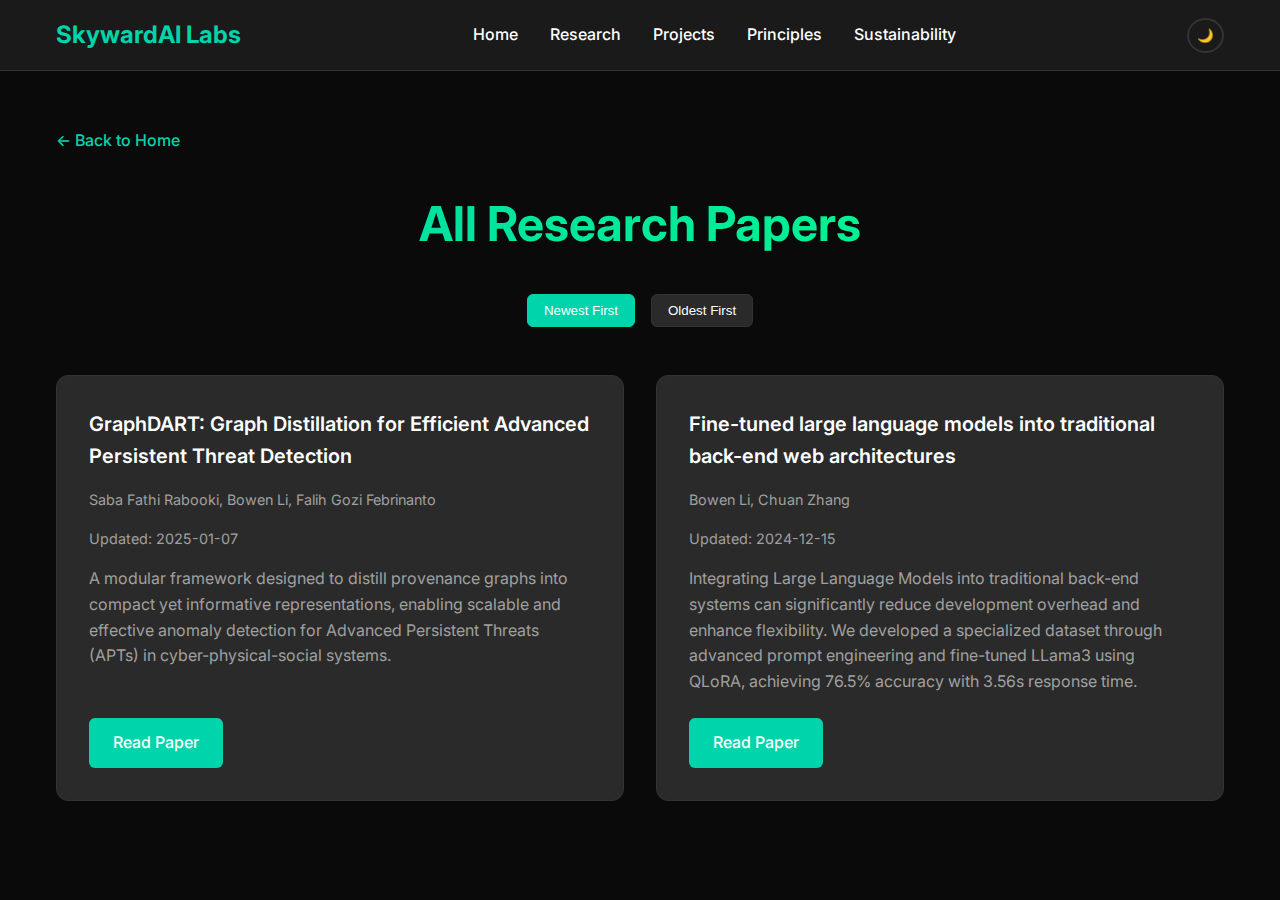
<file: research.html>
<!DOCTYPE html>
<html lang="en">
<head>
    <meta charset="UTF-8">
    <meta name="viewport" content="width=device-width, initial-scale=1.0">
    <title>Research Papers - SkywardAI Labs</title>
    <meta name="description" content="Complete list of research papers from SkywardAI Labs">
    <link rel="preconnect" href="https://fonts.googleapis.com">
    <link rel="preconnect" href="https://fonts.gstatic.com" crossorigin>
    <link href="https://fonts.googleapis.com/css2?family=Inter:wght@300;400;500;600;700&display=swap" rel="stylesheet">
    <!-- Google tag (gtag.js) -->
    <script async src="https://www.googletagmanager.com/gtag/js?id=G-9DQJXD1CRY"></script>
    <script>
      window.dataLayer = window.dataLayer || [];
      function gtag(){dataLayer.push(arguments);}
      gtag('js', new Date());

      gtag('config', 'G-9DQJXD1CRY');
    </script>
    <style>
        :root {
            --bg-primary: #0a0a0a;
            --bg-secondary: #1a1a1a;
            --bg-card: #2a2a2a;
            --text-primary: #ffffff;
            --text-secondary: #a0a0a0;
            --accent: #00d4aa;
            --accent-hover: #00b894;
            --border: #333333;
        }

        [data-theme="light"] {
            --bg-primary: #ffffff;
            --bg-secondary: #f8f9fa;
            --bg-card: #ffffff;
            --text-primary: #1a1a1a;
            --text-secondary: #6c757d;
            --accent: #00a085;
            --accent-hover: #008f75;
            --border: #e9ecef;
        }

        * {
            margin: 0;
            padding: 0;
            box-sizing: border-box;
        }

        body {
            font-family: 'Inter', sans-serif;
            background: var(--bg-primary);
            color: var(--text-primary);
            line-height: 1.6;
            transition: all 0.3s ease;
        }

        .container {
            max-width: 1200px;
            margin: 0 auto;
            padding: 0 1rem;
        }

        nav {
            background: var(--bg-secondary);
            backdrop-filter: blur(10px);
            position: fixed;
            top: 0;
            width: 100%;
            z-index: 1000;
            border-bottom: 1px solid var(--border);
        }

        .nav-container {
            display: flex;
            justify-content: space-between;
            align-items: center;
            padding: 1rem;
            max-width: 1200px;
            margin: 0 auto;
        }

        .logo {
            font-size: 1.5rem;
            font-weight: 700;
            color: var(--accent);
            text-decoration: none;
        }

        .nav-links {
            display: flex;
            list-style: none;
            gap: 2rem;
            align-items: center;
        }

        .nav-links a {
            color: var(--text-primary);
            text-decoration: none;
            font-weight: 500;
            transition: color 0.3s ease;
        }

        .nav-links a:hover {
            color: var(--accent);
        }

        .theme-toggle {
            background: none;
            border: 2px solid var(--border);
            color: var(--text-primary);
            padding: 0.5rem;
            border-radius: 50%;
            cursor: pointer;
            transition: all 0.3s ease;
        }

        .theme-toggle:hover {
            border-color: var(--accent);
            color: var(--accent);
        }

        .main-content {
            padding: 8rem 0 4rem;
        }

        .page-title {
            font-size: 3rem;
            font-weight: 700;
            text-align: center;
            margin-bottom: 2rem;
            background: linear-gradient(135deg, var(--accent), #00ff88);
            -webkit-background-clip: text;
            -webkit-text-fill-color: transparent;
            background-clip: text;
        }

        .papers-grid {
            display: grid;
            grid-template-columns: repeat(auto-fit, minmax(350px, 1fr));
            gap: 2rem;
            margin-top: 3rem;
        }

        .paper-card {
            background: var(--bg-card);
            padding: 2rem;
            border-radius: 12px;
            border: 1px solid var(--border);
            transition: all 0.3s ease;
            display: flex;
            flex-direction: column;
        }

        .paper-card:hover {
            transform: translateY(-5px);
            border-color: var(--accent);
            box-shadow: 0 10px 30px rgba(0, 212, 170, 0.1);
        }

        .paper-title {
            font-size: 1.25rem;
            font-weight: 600;
            margin-bottom: 1rem;
            color: var(--text-primary);
        }

        .paper-authors {
            color: var(--text-secondary);
            margin-bottom: 1rem;
            font-size: 0.9rem;
        }

        .paper-abstract {
            color: var(--text-secondary);
            margin-bottom: 1.5rem;
            line-height: 1.6;
        }

        .paper-link {
            display: inline-block;
            background: var(--accent);
            color: white;
            padding: 0.75rem 1.5rem;
            border-radius: 6px;
            text-decoration: none;
            font-weight: 500;
            transition: all 0.3s ease;
            margin-top: auto;
            width: fit-content;
        }

        .paper-link:hover {
            background: var(--accent-hover);
            transform: translateY(-2px);
        }

        .back-link {
            display: inline-block;
            color: var(--accent);
            text-decoration: none;
            margin-bottom: 2rem;
            font-weight: 500;
        }

        .back-link:hover {
            text-decoration: underline;
        }

        .sort-controls {
            display: flex;
            justify-content: center;
            margin: 2rem 0;
            gap: 1rem;
        }

        .sort-btn {
            background: var(--bg-card);
            color: var(--text-primary);
            border: 1px solid var(--border);
            padding: 0.5rem 1rem;
            border-radius: 6px;
            cursor: pointer;
            transition: all 0.3s ease;
        }

        .sort-btn:hover, .sort-btn.active {
            background: var(--accent);
            color: white;
            border-color: var(--accent);
        }

        @media (max-width: 768px) {
            .nav-links {
                display: none;
            }
            
            .papers-grid {
                grid-template-columns: 1fr;
            }
        }

        html {
            scroll-behavior: smooth;
        }
    </style>
</head>
<body>
    <nav>
        <div class="nav-container">
            <a href="index.html" class="logo">SkywardAI Labs</a>
            <ul class="nav-links">
                <li><a href="index.html">Home</a></li>
                <li><a href="research.html">Research</a></li>
                <li><a href="projects.html">Projects</a></li>
                <li><a href="index.html#principles">Principles</a></li>
                <li><a href="index.html#sustainability">Sustainability</a></li>

            </ul>
            <button class="theme-toggle" id="themeToggle" aria-label="Toggle theme">🌙</button>
        </div>
    </nav>

    <main class="main-content">
        <div class="container">
            <a href="index.html" class="back-link">← Back to Home</a>
            <h1 class="page-title">All Research Papers</h1>
            <div class="sort-controls">
                <button class="sort-btn active" onclick="sortPapers('newest')">Newest First</button>
                <button class="sort-btn" onclick="sortPapers('oldest')">Oldest First</button>
            </div>
            <div class="papers-grid" id="papersGrid">
                <!-- Papers will be loaded here -->
            </div>
        </div>
    </main>

    <script>
        // All Papers Configuration (latest first)
        const allPapers = [
            {
                title: "GraphDART: Graph Distillation for Efficient Advanced Persistent Threat Detection",
                authors: "Saba Fathi Rabooki, Bowen Li, Falih Gozi Febrinanto",
                abstract: "A modular framework designed to distill provenance graphs into compact yet informative representations, enabling scalable and effective anomaly detection for Advanced Persistent Threats (APTs) in cyber-physical-social systems.",
                link: "https://arxiv.org/abs/2501.02796",
                date: "2025-01-07"
            },
            {
                title: "Fine-tuned large language models into traditional back-end web architectures",
                authors: "Bowen Li, Chuan Zhang",
                abstract: "Integrating Large Language Models into traditional back-end systems can significantly reduce development overhead and enhance flexibility. We developed a specialized dataset through advanced prompt engineering and fine-tuned LLama3 using QLoRA, achieving 76.5% accuracy with 3.56s response time.",
                link: "https://doi.org/10.54517/cte3168",
                date: "2024-12-15"
            }
        ];

        // Theme Toggle
        const themeToggle = document.getElementById('themeToggle');
        const body = document.body;

        const savedTheme = localStorage.getItem('theme') || 'dark';
        body.setAttribute('data-theme', savedTheme);
        themeToggle.textContent = savedTheme === 'dark' ? '🌙' : '☀️';

        themeToggle.addEventListener('click', () => {
            const currentTheme = body.getAttribute('data-theme');
            const newTheme = currentTheme === 'dark' ? 'light' : 'dark';
            
            body.setAttribute('data-theme', newTheme);
            themeToggle.textContent = newTheme === 'dark' ? '🌙' : '☀️';
            localStorage.setItem('theme', newTheme);
        });

        // Load All Papers
        function loadAllPapers() {
            const papersGrid = document.getElementById('papersGrid');
            
            papersGrid.innerHTML = allPapers.map(paper => `
                <div class="paper-card">
                    <h3 class="paper-title">${paper.title}</h3>
                    <p class="paper-authors">${paper.authors}</p>
                    <p class="paper-authors">Updated: ${paper.date}</p>
                    <p class="paper-abstract">${paper.abstract}</p>
                    <a href="${paper.link}" class="paper-link" target="_blank" rel="noopener">Read Paper</a>
                </div>
            `).join('');
        }

        let currentSort = 'newest';

        function sortPapers(order) {
            currentSort = order;
            document.querySelectorAll('.sort-btn').forEach(btn => btn.classList.remove('active'));
            event.target.classList.add('active');
            
            const sorted = [...allPapers].sort((a, b) => {
                return order === 'newest' ? new Date(b.date) - new Date(a.date) : new Date(a.date) - new Date(b.date);
            });
            
            const papersGrid = document.getElementById('papersGrid');
            papersGrid.innerHTML = sorted.map(paper => `
                <div class="paper-card">
                    <h3 class="paper-title">${paper.title}</h3>
                    <p class="paper-authors">${paper.authors}</p>
                    <p class="paper-authors">Updated: ${paper.date}</p>
                    <p class="paper-abstract">${paper.abstract}</p>
                    <a href="${paper.link}" class="paper-link" target="_blank" rel="noopener">Read Paper</a>
                </div>
            `).join('');
        }

        document.addEventListener('DOMContentLoaded', () => {
            loadAllPapers();
        });
    </script>

</body>
</html>
</file>
